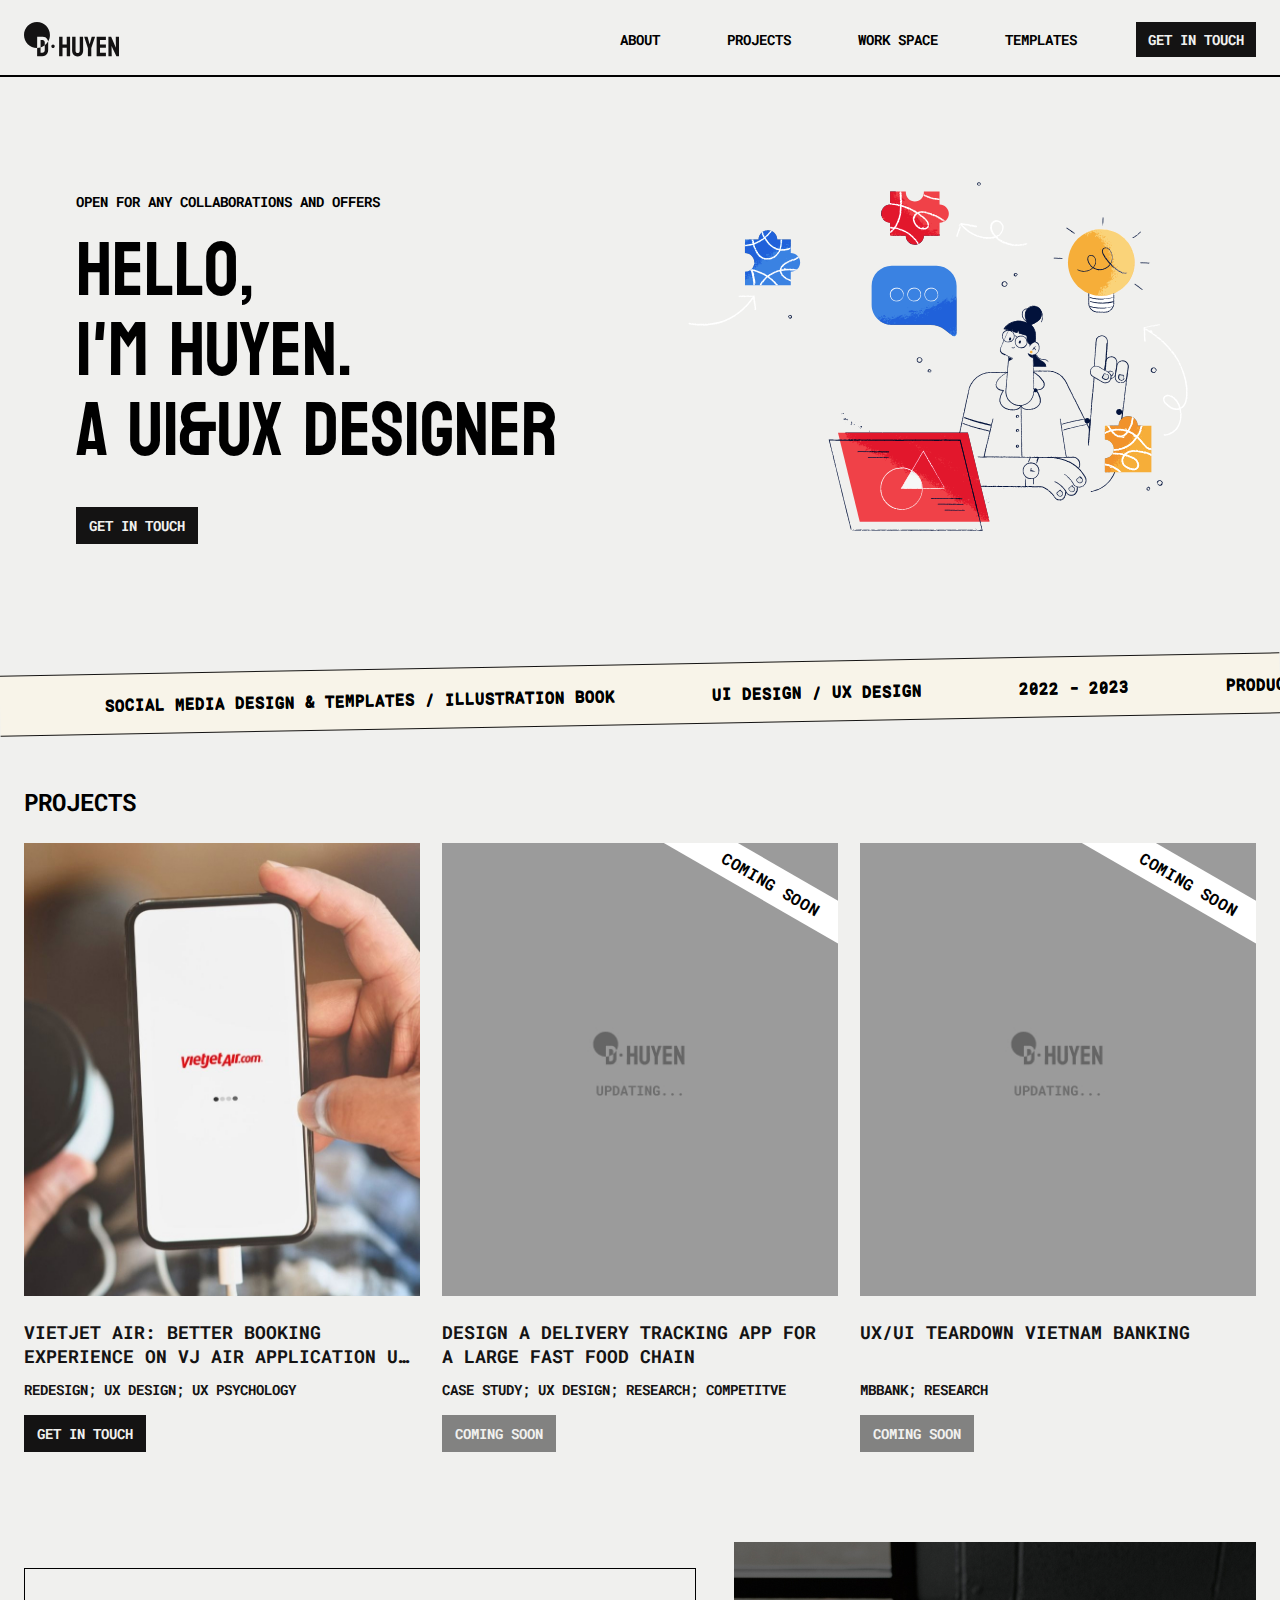
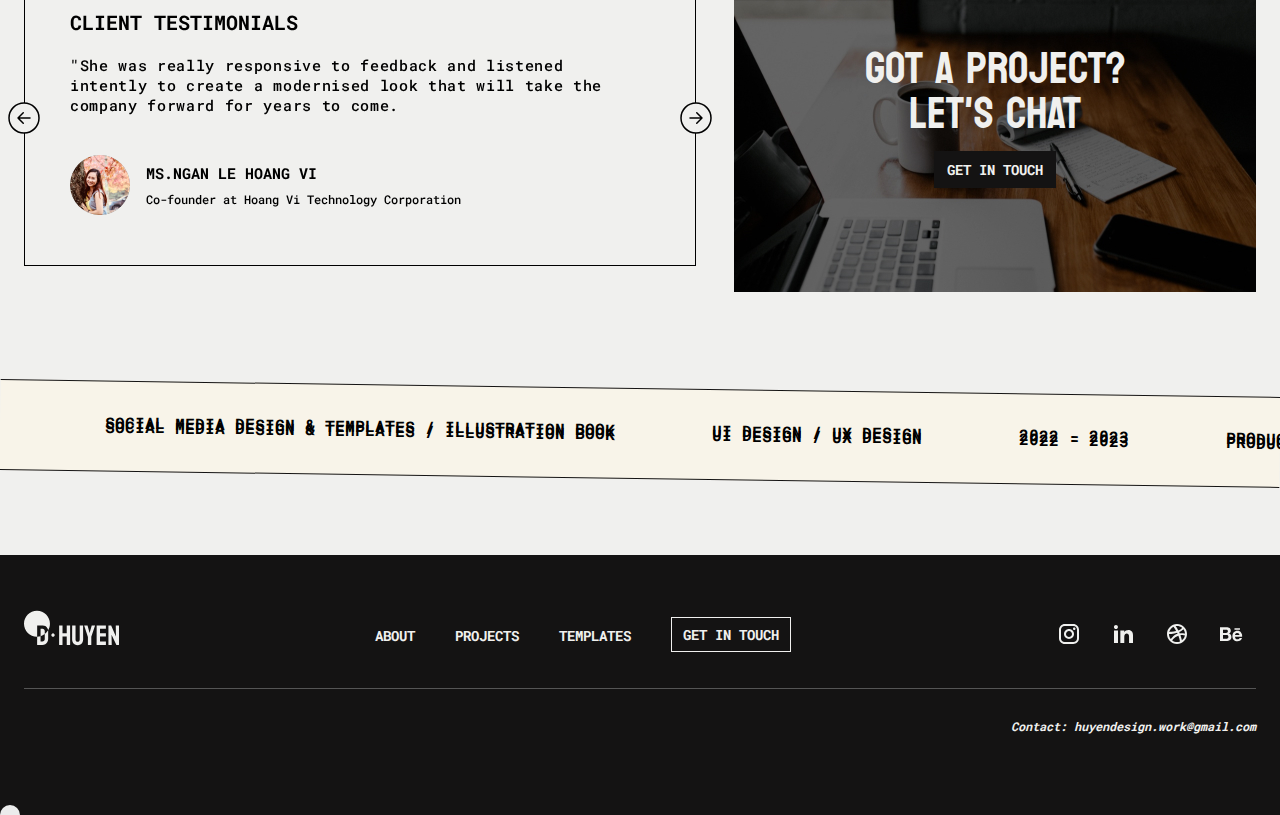
<file: index.html>
<!DOCTYPE html>
<html lang="en">
<head>
  <meta charset="UTF-8">
  <meta name="viewport" content="width=device-width, initial-scale=1.0">
  <title>D.HUYEN</title>

  <link rel="stylesheet" href="scss/dhuyen.css">
</head>
<body>
  <div class="wrap homepage">
    <!-- HEADER -->
    <header>
      <div class="inner">
        <div class="header-content">
          <h1 class="logo">
            <a href="index.html" class="m-zoom"><img src="images/logo.svg" alt="D Huyen"></a> 
          </h1>
          <nav class="nav">
            <ul class="list-menu">
              <li><a href="./html/about.html" class="item-menu m-zoom">ABOUT</a></li>
              <li><a href="./html/project.html" class="item-menu m-zoom">PROJECTS</a></li>
              <li><a href="./html/workspace.html" class="item-menu m-zoom">WORK SPACE</a></li>
              <li><a href="https://duongmei.gumroad.com/" class="item-menu m-zoom" target="_blank">TEMPLATES</a></li>
              <li><a href="#none" class="item-menu item-getin m-zoom">GET IN TOUCH</a></li>
            </ul>
            <button type="button" class="btn-mobile" aria-expanded="false"><span class="line"></span></button>
          </nav>
        </div>
      </div>
    </header>
    <!-- END HEADER -->
    <div class="nav-mobile">
      <ul class="list-menu">
        <li><a href="./html/about.html" class="item-menu">ABOUT</a></li>
        <li><a href="./html/project.html" class="item-menu">PROJECTS</a></li>
        <li><a href="./html/workspace.html" class="item-menu">WORK SPACE</a></li>
        <li><a href="https://duongmei.gumroad.com/" class="item-menu" target="_blank">TEMPLATES</a></li>
        <li><a href="#none" class="item-menu item-getin">GET IN TOUCH</a></li>
      </ul>
    </div>

    <!-- CONTAINER -->
		<main id="container" class="container">
			<!-- Spot -->
			<section class="spot">
				<div class="inner">
					<div class="spot-content">
            <span class="txt-sub">OPEN FOR ANY COLLABORATIONS AND OFFERS</span>
            <h2 class="title">HELLO, <br>I'M HUYEN.<br> A UI&UX DESIGNER</h2>
            <button type="button" class="btn-get m-zoom">GET IN TOUCH</button>
          </div>
        </div>
      </section>
      <!-- END Spot -->

      <!-- CONTENT -->
			<div class="content">
        <div class="divider">
          <a href="#none" class="divider-link rotate-left m-zoom">
            <ul class="divider-list">
              <li>SOCIAL MEDIA DESIGN & TEMPLATES / ILLUSTRATION BOOK</li>
              <li>UI DESIGN / UX DESIGN</li>
              <li>2022 - 2023</li>
              <li>PRODUCT DESIGN </li>
              <li>UI DESIGN / UX DESIGN</li>
            </ul>
            <ul class="divider-list">
              <li>SOCIAL MEDIA DESIGN & TEMPLATES / ILLUSTRATION BOOK</li>
              <li>UI DESIGN / UX DESIGN</li>
              <li>2022 - 2023</li>
              <li>PRODUCT DESIGN </li>
              <li>UI DESIGN / UX DESIGN</li>
            </ul>
            <ul class="divider-list">
              <li>SOCIAL MEDIA DESIGN & TEMPLATES / ILLUSTRATION BOOK</li>
              <li>UI DESIGN / UX DESIGN</li>
              <li>2022 - 2023</li>
              <li>PRODUCT DESIGN </li>
              <li>UI DESIGN / UX DESIGN</li>
            </ul>
          </a>
        </div>

        <!-- Project -->
        <section class="project">
          <div class="inner">
            <strong class="title">PROJECTS</strong>
            <ul class="list-card">
              <li class="card">
                <a href="html/project_detail_vietjet.html">
                  <div class="card-img card-hover">
                    <img src="images/img-project-01.jpg" alt="">
                  </div>
                  <div class="card-info">
                    <span class="card-title">VIETJET AIR: BETTER BOOKING EXPERIENCE ON VJ AIR APPLICATION UX CASE STUDY_1</span>
                    <span class="card-desc">REDESIGN; UX DESIGN; UX PSYCHOLOGY</span>
                    <button type="button" class="btn-get m-zoom">GET IN TOUCH</button>
                  </div>
                </a>
              </li>
              <li class="card coming-soon">
                <a href="#none">
                  <div class="card-img card-hover">
                    <!-- <img src="images/img-project-01.jpg" alt=""> -->
                  </div>
                  <div class="card-info">
                    <span class="card-title">DESIGN A DELIVERY TRACKING APP FOR A LARGE FAST FOOD CHAIN</span>
                    <span class="card-desc">CASE STUDY; UX DESIGN; RESEARCH; COMPETITVE</span>
                    <button type="button" class="btn-get m-zoom">COMING SOON</button>
                  </div>
                </a>
              </li>
              <li class="card coming-soon">
                <a href="html/case_study.html">
                  <div class="card-img card-hover">
                    <!-- <img src="images/img-project-01.jpg" alt=""> -->
                  </div>
                  <div class="card-info">
                    <span class="card-title">UX/UI TEARDOWN VIETNAM BANKING</span>
                    <span class="card-desc">MBBANK; RESEARCH</span>
                    <button type="button" class="btn-get m-zoom">COMING SOON</button>
                  </div>
                </a>
              </li>
            </ul>
          </div>
        </section>
        <!-- END Project -->

        <!-- Testimonials -->
        <section class="testimonials-let-chat">
          <div class="inner">
            <div class="info-content">
              <div class="testimonials-wrap">
                <!-- Swiper -->
                <div class="testimonials swiper">
                  <ul class="swiper-wrapper">
                    <li class="swiper-slide">
                      <strong class="swiper-title">CLIENT TESTIMONIALS</strong>
                      <p class="swiper-desc">"She was really responsive to feedback and listened intently to create a modernised look that will take the company forward for years to come.</p>
                      <div class="swiper-person">
                        <span class="avt">
                          <img src="images/img-avt-01.png" alt="">
                        </span>
                        <div class="info">
                          <strong class="name">MS.NGAN LE HOANG VI</strong>
                          <span class="position">Co-founder at Hoang Vi Technology Corporation</span>
                        </div>
                      </div>
                    </li>
                    <li class="swiper-slide">
                      <strong class="swiper-title">CLIENT TESTIMONIALS</strong>
                      <p class="swiper-desc">"She was really responsive to feedback and listened intently to create a modernised look that will take the company forward for years to come.</p>
                      <div class="swiper-person">
                        <span class="avt">
                          <!-- <img src="images/img-avt-01.png" alt=""> -->
                        </span>
                        <div class="info">
                          <strong class="name">MS.NGAN LE HOANG VI</strong>
                          <span class="position">Co-founder</span>
                        </div>
                      </div>
                    </li>
                    <li class="swiper-slide">
                      <strong class="swiper-title">CLIENT TESTIMONIALS</strong>
                      <p class="swiper-desc">"She was really responsive to feedback and listened intently to create a modernised look that will take the company forward for years to come.</p>
                      <div class="swiper-person">
                        <span class="avt">
                          <!-- <img src="images/img-avt-01.png" alt=""> -->
                        </span>
                        <div class="info">
                          <strong class="name">MS.NGAN LE HOANG VI</strong>
                          <span class="position">Co-founder</span>
                        </div>
                      </div>
                    </li>
                  </ul>
                  <div class="swiper-navigation">
                    <div class="swiper-button-next m-zoom"></div>
                    <div class="swiper-button-prev m-zoom"></div>
                  </div>
                </div>
              </div>
              <div class="let-chat">
                <div class="img-box">
                  <img src="images/img-let-chat.jpg" alt="">
                </div>
                <div class="text-box">
                  <strong class="txt-title">GOT A PROJECT? <br>LET'S CHAT</strong>
                  <button type="button" class="btn-get">GET IN TOUCH</button>
                </div>
              </div>
            </div>
          </div>
        </section>
        <!-- END Testimonials -->

        <div class="divider">
          <a href="#none" class="divider-link rotate-right m-zoom">
            <ul class="divider-list">
              <li>SOCIAL MEDIA DESIGN & TEMPLATES / ILLUSTRATION BOOK</li>
              <li>UI DESIGN / UX DESIGN</li>
              <li>2022 - 2023</li>
              <li>PRODUCT DESIGN </li>
              <li>UI DESIGN / UX DESIGN</li>
            </ul>
            <ul class="divider-list">
              <li>SOCIAL MEDIA DESIGN & TEMPLATES / ILLUSTRATION BOOK</li>
              <li>UI DESIGN / UX DESIGN</li>
              <li>2022 - 2023</li>
              <li>PRODUCT DESIGN </li>
              <li>UI DESIGN / UX DESIGN</li>
            </ul>
            <ul class="divider-list">
              <li>SOCIAL MEDIA DESIGN & TEMPLATES / ILLUSTRATION BOOK</li>
              <li>UI DESIGN / UX DESIGN</li>
              <li>2022 - 2023</li>
              <li>PRODUCT DESIGN </li>
              <li>UI DESIGN / UX DESIGN</li>
            </ul>
          </a>
        </div>
      </div>
      <!-- END CONTENT -->
    </main>

    <!-- FOOTER -->
		<footer>
      <div class="inner">
        <div class="footer-content">
          <div class="footer-info">
            <h2 class="footer-logo">
              <a href="index.html" class="m-zoom"><img src="images/logo-w.svg" alt="D Huyen"></a> 
            </h2>
            <ul class="list-menu">
              <li><a href="./html/about.html" class="item-menu m-zoom">ABOUT</a></li>
              <li><a href="./html/project.html" class="item-menu m-zoom">PROJECTS</a></li>
              <li><a href="https://duongmei.gumroad.com/" class="item-menu m-zoom" target="_blank">TEMPLATES</a></li>
              <li><a href="#none" class="item-menu item-getin m-zoom">GET IN TOUCH</a></li>
            </ul>
            <ul class="list-sns">
              <li><a href="#none" class="item-sns m-zoom" target="_blank"><img src="images/ic-instagram.svg" alt="Instagram"></a></li>
              <li><a href="#none" class="item-sns m-zoom" target="_blank"><img src="images/ic-linkedin.svg" alt="Linkedin"></a></li>
              <li><a href="https://dribbble.com/Meiduong?fbclid=IwAR38BqHN7KGrNiB3oovnbhLD7qhssgEabZzkz8yVr6XvYr7zhr050uQK8V0" class="item-sns m-zoom" target="_blank"><img src="images/ic-dribbble.svg" alt="Dribbble"></a></li>
              <li><a href="https://www.behance.net/Duonghuyen9527/projects?fbclid=IwAR3WdIUmLx_9AztBoUEQy_gWXx3KfabOHMXeIuO9lfRMda72RJ4HSJR5lhI" class="item-sns m-zoom" target="_blank"><img src="images/ic-behance.svg" alt="Behance"></a></li>
            </ul>
          </div>
          <span class="txt-contact m-zoom">Contact: <a href="huyendesign.work@gmail.com">huyendesign.work@gmail.com</a></span>
        </div>
      </div>
		</footer>
		<!-- END FOOTER -->

    <!-- Cursor -->
    <div class="cursor-custom"></div>
  </div>

  <script src="js/libs/jquery-3.6.0.min.js"></script>
  <script src="js/libs/jquery.easing.min.js"></script>
  <script src="js/libs/swiper-bundle.min.js"></script>
  <script src="js/common.js"></script>

</body>
</html>
</file>
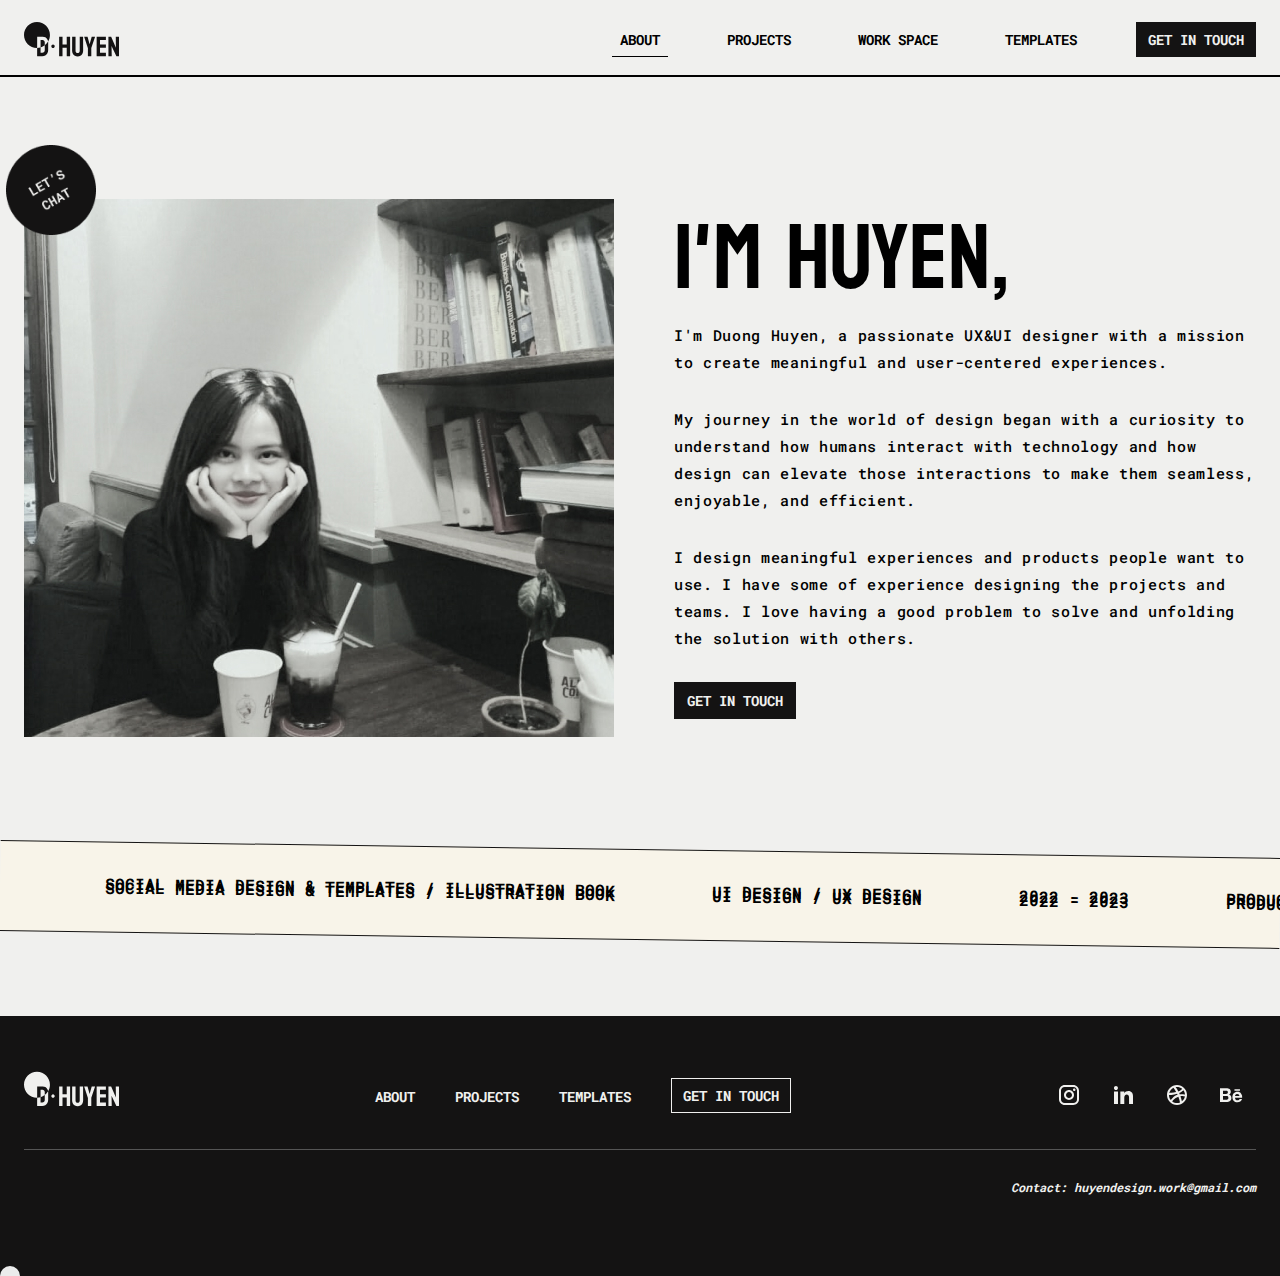
<file: html/about.html>
<!DOCTYPE html>
<html lang="en">
<head>
  <meta charset="UTF-8">
  <meta name="viewport" content="width=device-width, initial-scale=1.0">
  <title>D.HUYEN</title>

  <link rel="stylesheet" href="../scss/dhuyen.css">
</head>
<body>
  <div class="wrap">
    <!-- HEADER -->
    <header>
      <div class="inner">
        <div class="header-content">
          <h1 class="logo">
            <a href="../index.html" class="m-zoom"><img src="../images/logo.svg" alt="D Huyen"></a> 
          </h1>
          <nav class="nav">
            <ul class="list-menu">
              <li><a href="about.html" class="item-menu is-active m-zoom">ABOUT</a></li>
              <li><a href="project.html" class="item-menu m-zoom">PROJECTS</a></li>
              <li><a href="workspace.html" class="item-menu m-zoom">WORK SPACE</a></li>
              <li><a href="https://duongmei.gumroad.com/" target="_blank" class="item-menu m-zoom">TEMPLATES</a></li>
              <li><a href="#none" class="item-menu item-getin m-zoom">GET IN TOUCH</a></li>
            </ul>
            <button type="button" class="btn-mobile" aria-expanded="false"><span class="line"></span></button>
          </nav>
        </div>
      </div>
    </header>
    <!-- END HEADER -->
    <div class="nav-mobile">
      <ul class="list-menu">
        <li><a href="about.html" class="item-menu is-active">ABOUT</a></li>
        <li><a href="project.html" class="item-menu">PROJECTS</a></li>
        <li><a href="workspace.html" class="item-menu">WORK SPACE</a></li>
        <li><a href="https://duongmei.gumroad.com/" target="_blank" class="item-menu">TEMPLATES</a></li>
        <li><a href="#none" class="item-menu item-getin">GET IN TOUCH</a></li>
      </ul>
    </div>

    <!-- CONTAINER -->
		<main id="container" class="container">
      <!-- CONTENT -->
			<div class="content">
        <!-- About -->
        <section class="about">
          <div class="inner">
            <div class="info-content">
              <div class="img-box">
                <a href="#none" class="chat-link"></a>
                <span class="thumb">
                  <img src="../images/img-about.jpg" alt="">
                </span>
              </div>
              <div class="info-box">
                <strong class="txt-title">I'M HUYEN,</strong>
                <p class="txt-detail">I'm Duong Huyen, a passionate UX&UI designer with a mission to create meaningful and user-centered experiences.</p>
                <p class="txt-detail">My journey in the world of design began with a curiosity to understand how humans interact with technology and how design can elevate those interactions to make them seamless, enjoyable, and efficient.</p>
                <p class="txt-detail">I design meaningful experiences and products people want to use. I have some of experience designing the projects and teams. I love having a good problem to solve and unfolding the solution with others.</p>
                <button type="button" class="btn-get m-zoom">GET IN TOUCH</button>
              </div>
            </div>
          </div>
        </section>
        <!-- END About -->

        <div class="divider">
          <a href="#none" class="divider-link rotate-right m-zoom">
            <ul class="divider-list">
              <li>SOCIAL MEDIA DESIGN & TEMPLATES / ILLUSTRATION BOOK</li>
              <li>UI DESIGN / UX DESIGN</li>
              <li>2022 - 2023</li>
              <li>PRODUCT DESIGN </li>
              <li>UI DESIGN / UX DESIGN</li>
            </ul>
            <ul class="divider-list">
              <li>SOCIAL MEDIA DESIGN & TEMPLATES / ILLUSTRATION BOOK</li>
              <li>UI DESIGN / UX DESIGN</li>
              <li>2022 - 2023</li>
              <li>PRODUCT DESIGN </li>
              <li>UI DESIGN / UX DESIGN</li>
            </ul>
            <ul class="divider-list">
              <li>SOCIAL MEDIA DESIGN & TEMPLATES / ILLUSTRATION BOOK</li>
              <li>UI DESIGN / UX DESIGN</li>
              <li>2022 - 2023</li>
              <li>PRODUCT DESIGN </li>
              <li>UI DESIGN / UX DESIGN</li>
            </ul>
          </a>
        </div>
      </div>
      <!-- END CONTENT -->
    </main>

    <!-- FOOTER -->
		<footer>
      <div class="inner">
        <div class="footer-content">
          <div class="footer-info">
            <h2 class="footer-logo">
              <a href="../index.html" class="m-zoom"><img src="../images/logo-w.svg" alt="D Huyen"></a> 
            </h2>
            <ul class="list-menu">
              <li><a href="about.html" class="item-menu m-zoom">ABOUT</a></li>
              <li><a href="project.html" class="item-menu m-zoom">PROJECTS</a></li>
              <li><a href="https://duongmei.gumroad.com/" target="_blank" class="item-menu m-zoom">TEMPLATES</a></li>
              <li><a href="#none" class="item-menu item-getin m-zoom">GET IN TOUCH</a></li>
            </ul>
            <ul class="list-sns">
              <li><a href="#none" class="item-sns m-zoom" target="_blank"><img src="../images/ic-instagram.svg" alt="Instagram"></a></li>
              <li><a href="#none" class="item-sns m-zoom" target="_blank"><img src="../images/ic-linkedin.svg" alt="Linkedin"></a></li>
              <li><a href="https://dribbble.com/Meiduong?fbclid=IwAR38BqHN7KGrNiB3oovnbhLD7qhssgEabZzkz8yVr6XvYr7zhr050uQK8V0" class="item-sns m-zoom" target="_blank"><img src="../images/ic-dribbble.svg" alt="Dribbble"></a></li>
              <li><a href="https://www.behance.net/Duonghuyen9527/projects?fbclid=IwAR3WdIUmLx_9AztBoUEQy_gWXx3KfabOHMXeIuO9lfRMda72RJ4HSJR5lhI" class="item-sns m-zoom" target="_blank"><img src="../images/ic-behance.svg" alt="Behance"></a></li>
            </ul>
          </div>
          <span class="txt-contact m-zoom">Contact: <a href="huyendesign.work@gmail.com">huyendesign.work@gmail.com</a></span>
        </div>
      </div>
		</footer>
		<!-- END FOOTER -->

    <!-- Cursor -->
    <div class="cursor-custom"></div>
  </div>

  <script src="../js/libs/jquery-3.6.0.min.js"></script>
  <script src="../js/libs/jquery.easing.min.js"></script>
  <script src="../js/libs/swiper-bundle.min.js"></script>
  <script src="../js/common.js"></script>
  
</body>
</html>
</file>
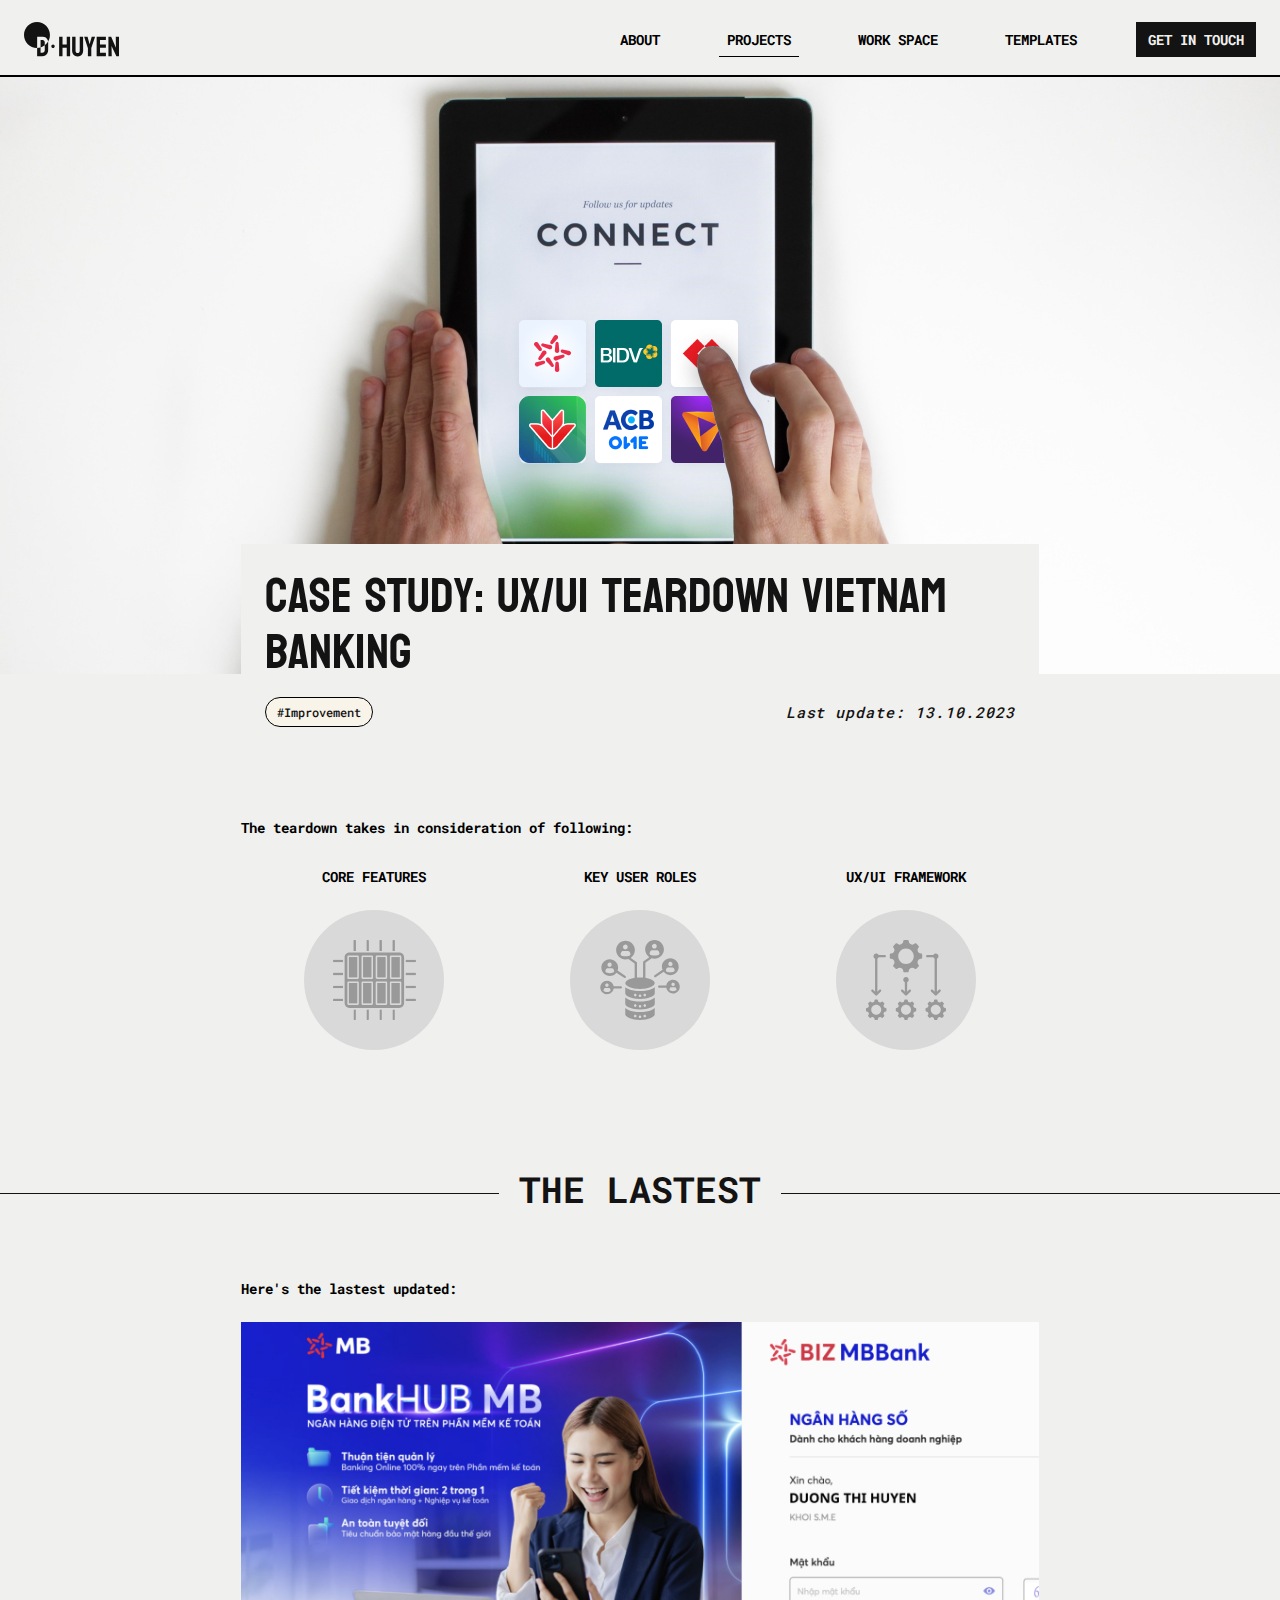
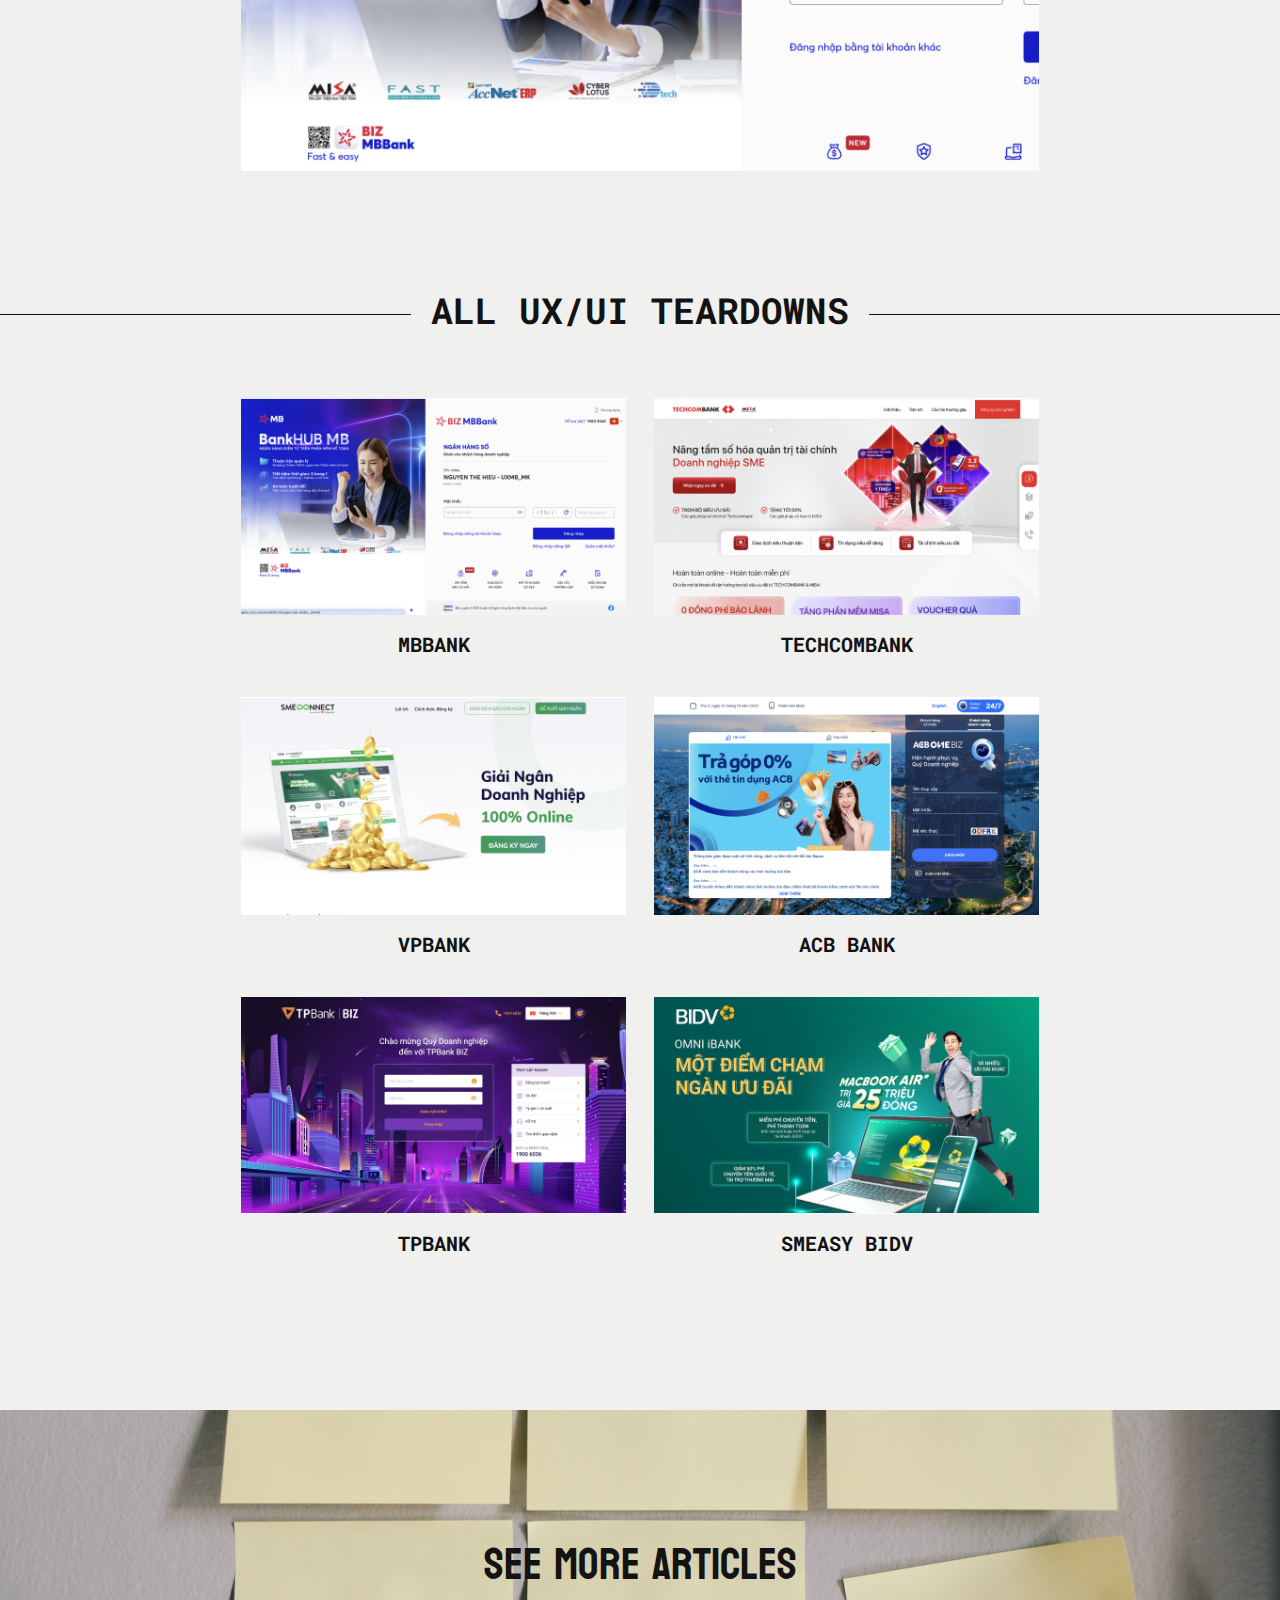
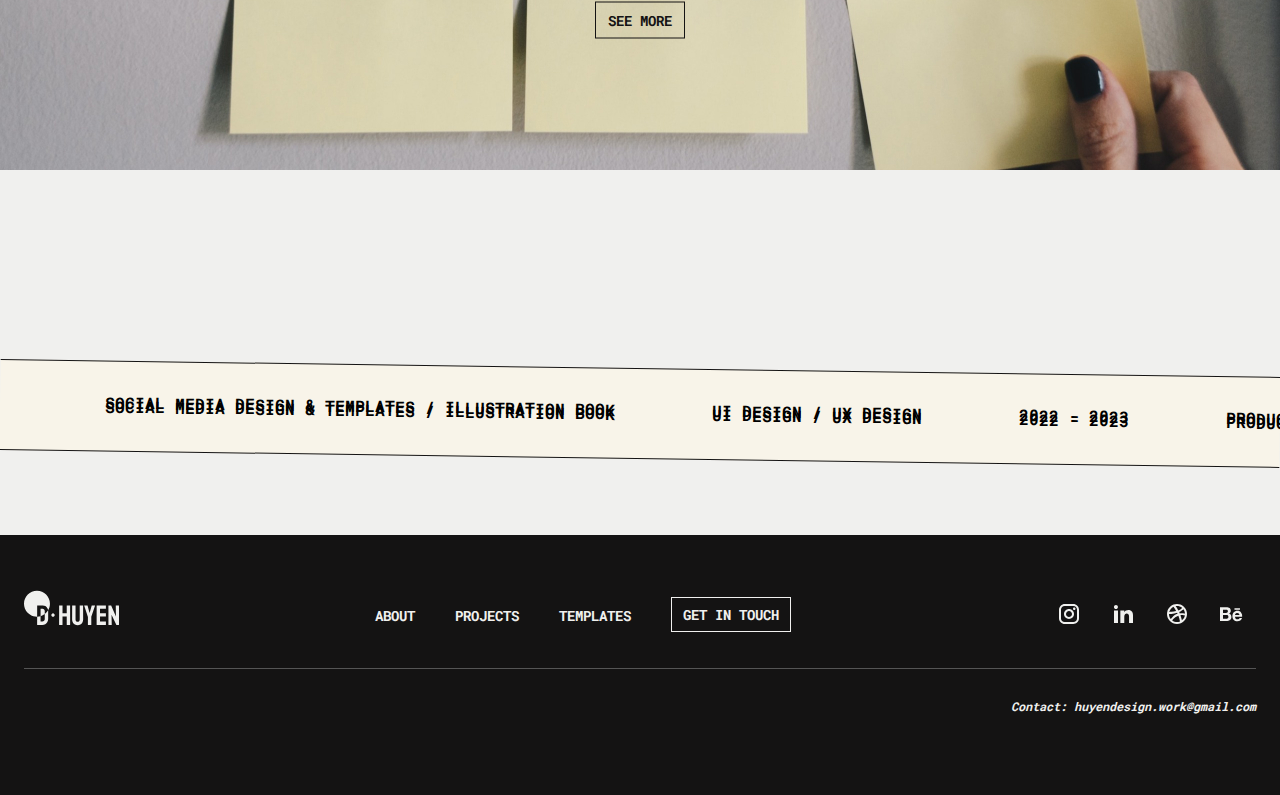
<file: html/case_study.html>
<!DOCTYPE html>
<html lang="en">
<head>
  <meta charset="UTF-8">
  <meta name="viewport" content="width=device-width, initial-scale=1.0">
  <title>D.HUYEN</title>

  <link rel="stylesheet" href="../scss/dhuyen.css">
</head>
<body>
  <div class="wrap project-detail case-study">
    <!-- HEADER -->
    <header>
      <div class="inner">
        <div class="header-content">
          <h1 class="logo">
            <a href="../index.html" class="m-zoom"><img src="../images/logo.svg" alt="D Huyen"></a> 
          </h1>
          <nav class="nav">
            <ul class="list-menu">
              <li><a href="about.html" class="item-menu m-zoom">ABOUT</a></li>
              <li><a href="project.html" class="item-menu is-active m-zoom">PROJECTS</a></li>
              <li><a href="workspace.html" class="item-menu m-zoom">WORK SPACE</a></li>
              <li><a href="https://duongmei.gumroad.com/" target="_blank" class="item-menu m-zoom">TEMPLATES</a></li>
              <li><a href="#none" class="item-menu item-getin m-zoom">GET IN TOUCH</a></li>
            </ul>
            <button type="button" class="btn-mobile" aria-expanded="false"><span class="line"></span></button>
          </nav>
        </div>
      </div>
    </header>
    <!-- END HEADER -->
    <div class="nav-mobile">
      <ul class="list-menu">
        <li><a href="about.html" class="item-menu">ABOUT</a></li>
        <li><a href="project.html" class="item-menu is-active">PROJECTS</a></li>
        <li><a href="workspace.html" class="item-menu">WORK SPACE</a></li>
        <li><a href="https://duongmei.gumroad.com/" target="_blank" class="item-menu">TEMPLATES</a></li>
        <li><a href="#none" class="item-menu item-getin">GET IN TOUCH</a></li>
      </ul>
    </div>

    <!-- CONTAINER -->
		<main id="container" class="container">
      <!-- Spot -->
			<section class="spot">
      </section>
      <!-- END Spot -->

      <!-- CONTENT -->
			<div class="content">
        <div class="inner">
          <div class="post-title">
            <h2 class="title">Case Study: UX/UI teardown Vietnam Banking</h2>
            <div class="info">
              <span class="label">#Improvement</span>
              <span class="time"><em>Last update:</em> 13.10.2023</span>
            </div>
          </div>
        </div>

        <div class="case-study-content">
          <div class="inner">
            <strong class="text-title">The teardown takes in consideration of following: </strong>
            <ul class="teaedown-list">
              <li class="teaedown-item">
                <strong class="teaedown-title">CORE FEATURES</strong>
                <div class="teaedown-image"><img src="../images/ic-core.svg" alt=""></div>
              </li>
              <li class="teaedown-item">
                <strong class="teaedown-title">KEY USER ROLES</strong>
                <div class="teaedown-image"><img src="../images/ic-key.svg" alt=""></div>
              </li>
              <li class="teaedown-item">
                <strong class="teaedown-title">UX/UI FRAMEWORK </strong>
                <div class="teaedown-image"><img src="../images/ic-uxui.svg" alt=""></div>
              </li>
            </ul>
          </div>
        </div>

        <!-- The lastest -->
        <span class="text-panel">The lastest</span>
        <div class="case-study-content">
          <div class="inner">
            <strong class="text-title">Here's the lastest updated:</strong>
            <div class="image-box"><img src="../images/img-case-study-01.jpg" alt=""></div>
          </div>
        </div>

        <!-- ALL UX/UI TEARDOWNS -->
        <span class="text-panel">ALL UX/UI TEARDOWNS</span>
        <div class="case-study-content">
          <div class="inner">
            <ul class="case-list">
              <li class="case-item">
                <a href="#none" class="case-link">
                  <div class="image-box"><img src="../images/img-case-study-02.jpg" alt=""></div>
                  <strong class="text-desc">MBBANK</strong>
                </a>
              </li>
              <li class="case-item">
                <a href="#none" class="case-link">
                  <div class="image-box"><img src="../images/img-case-study-03.jpg" alt=""></div>
                  <strong class="text-desc">TECHCOMBANK</strong>
                </a>
              </li>
              <li class="case-item">
                <a href="#none" class="case-link">
                  <div class="image-box"><img src="../images/img-case-study-04.jpg" alt=""></div>
                  <strong class="text-desc">VPBANK</strong>
                </a>
              </li>
              <li class="case-item">
                <a href="#none" class="case-link">
                  <div class="image-box"><img src="../images/img-case-study-05.jpg" alt=""></div>
                  <strong class="text-desc">ACB BANK</strong>
                </a>
              </li>
              <li class="case-item">
                <a href="#none" class="case-link">
                  <div class="image-box"><img src="../images/img-case-study-07.jpg" alt=""></div>
                  <strong class="text-desc">TPBANK</strong>
                </a>
              </li>
              <li class="case-item">
                <a href="#none" class="case-link">
                  <div class="image-box"><img src="../images/img-case-study-08.jpg" alt=""></div>
                  <strong class="text-desc">SMEASY BIDV</strong>
                </a>
              </li>
            </ul>
          </div>
        </div>

        <!-- Let's chat -->
        <section class="sec-let-chat">
          <div class="let-chat">
            <div class="img-box">
              <img src="../images/img-receive-02.jpg" alt="">
            </div>
            <div class="text-box">
              <strong class="txt-title">See more articles</strong>
              <button type="button" class="btn-get btn-outline m-zoom">SEE MORE</button>
            </div>
          </div>
        </section>
        <!-- END Let's chat -->

        <div class="divider">
          <a href="#none" class="divider-link rotate-right m-zoom">
            <ul class="divider-list">
              <li>SOCIAL MEDIA DESIGN & TEMPLATES / ILLUSTRATION BOOK</li>
              <li>UI DESIGN / UX DESIGN</li>
              <li>2022 - 2023</li>
              <li>PRODUCT DESIGN </li>
              <li>UI DESIGN / UX DESIGN</li>
            </ul>
            <ul class="divider-list">
              <li>SOCIAL MEDIA DESIGN & TEMPLATES / ILLUSTRATION BOOK</li>
              <li>UI DESIGN / UX DESIGN</li>
              <li>2022 - 2023</li>
              <li>PRODUCT DESIGN </li>
              <li>UI DESIGN / UX DESIGN</li>
            </ul>
            <ul class="divider-list">
              <li>SOCIAL MEDIA DESIGN & TEMPLATES / ILLUSTRATION BOOK</li>
              <li>UI DESIGN / UX DESIGN</li>
              <li>2022 - 2023</li>
              <li>PRODUCT DESIGN </li>
              <li>UI DESIGN / UX DESIGN</li>
            </ul>
          </a>
        </div>
      </div>
      <!-- END CONTENT -->
    </main>

    <!-- FOOTER -->
		<footer>
      <div class="inner">
        <div class="footer-content">
          <div class="footer-info">
            <h2 class="footer-logo">
              <a href="../index.html" class="m-zoom"><img src="../images/logo-w.svg" alt="D Huyen"></a> 
            </h2>
            <ul class="list-menu">
              <li><a href="about.html" class="item-menu m-zoom">ABOUT</a></li>
              <li><a href="project.html" class="item-menu m-zoom">PROJECTS</a></li>
              <li><a href="https://duongmei.gumroad.com/" target="_blank" class="item-menu m-zoom">TEMPLATES</a></li>
              <li><a href="#none" class="item-menu item-getin m-zoom">GET IN TOUCH</a></li>
            </ul>
            <ul class="list-sns">
              <li><a href="#none" class="item-sns m-zoom" target="_blank"><img src="../images/ic-instagram.svg" alt="Instagram"></a></li>
              <li><a href="#none" class="item-sns m-zoom" target="_blank"><img src="../images/ic-linkedin.svg" alt="Linkedin"></a></li>
              <li><a href="https://dribbble.com/Meiduong?fbclid=IwAR38BqHN7KGrNiB3oovnbhLD7qhssgEabZzkz8yVr6XvYr7zhr050uQK8V0" class="item-sns m-zoom" target="_blank"><img src="../images/ic-dribbble.svg" alt="Dribbble"></a></li>
              <li><a href="https://www.behance.net/Duonghuyen9527/projects?fbclid=IwAR3WdIUmLx_9AztBoUEQy_gWXx3KfabOHMXeIuO9lfRMda72RJ4HSJR5lhI" class="item-sns m-zoom" target="_blank"><img src="../images/ic-behance.svg" alt="Behance"></a></li>
            </ul>
          </div>
          <span class="txt-contact m-zoom">Contact: <a href="huyendesign.work@gmail.com">huyendesign.work@gmail.com</a></span>
        </div>
      </div>
		</footer>
		<!-- END FOOTER -->

    <!-- Cursor -->
    <!-- <div class="cursor-custom"></div> -->
  </div>

  <script src="../js/libs/jquery-3.6.0.min.js"></script>
  <script src="../js/libs/jquery.easing.min.js"></script>
  <script src="../js/libs/swiper-bundle.min.js"></script>
  <script src="../js/common.js"></script>

</body>
</html>
</file>
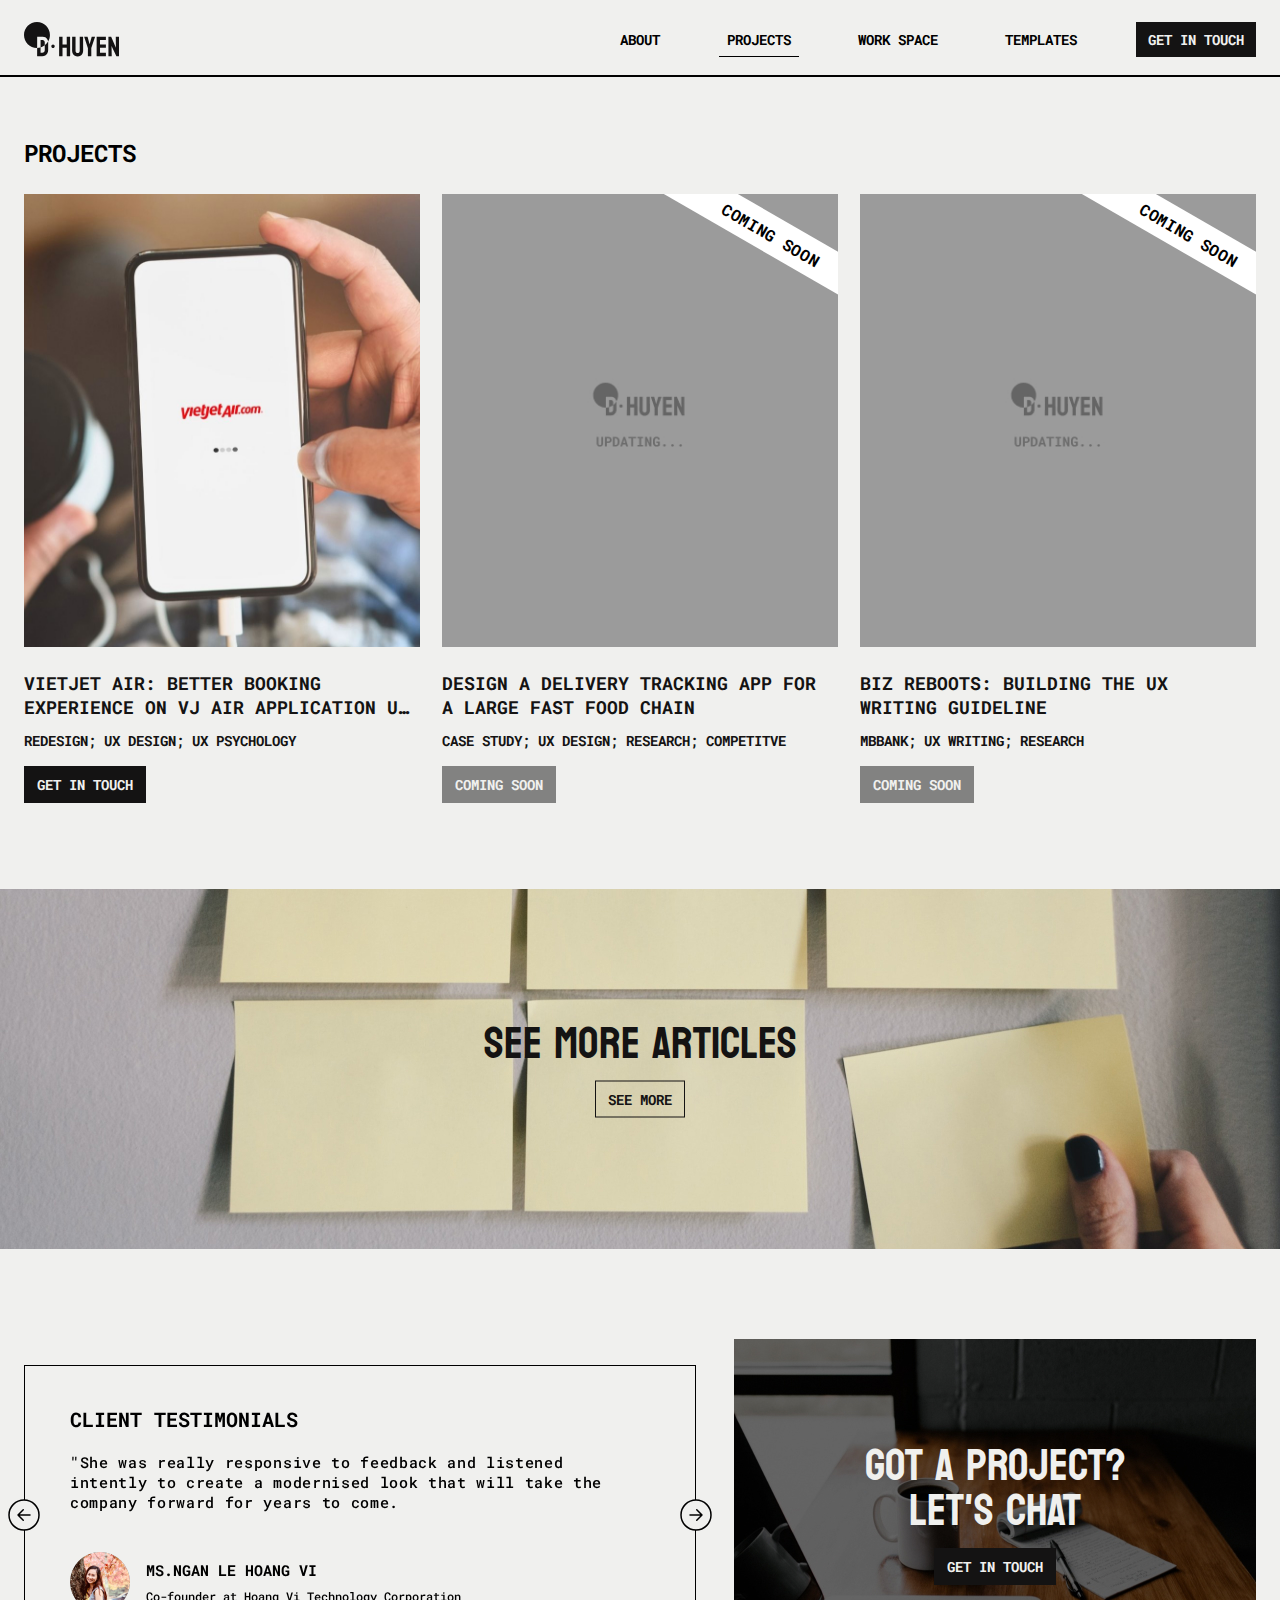
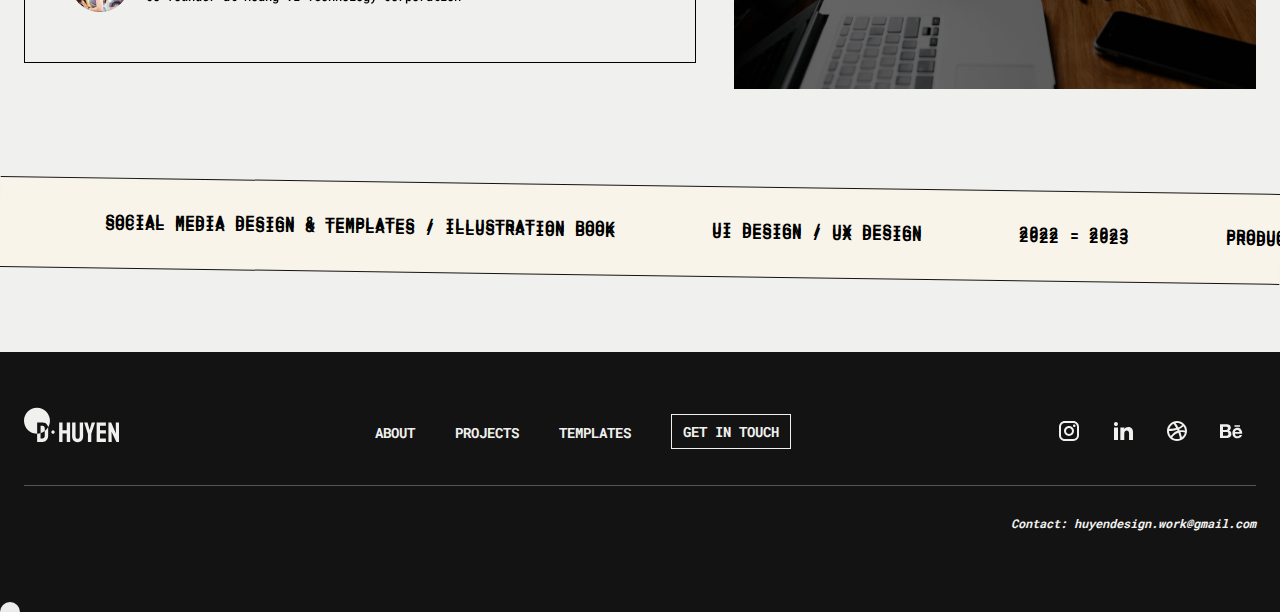
<file: html/project.html>
<!DOCTYPE html>
<html lang="en">
<head>
  <meta charset="UTF-8">
  <meta name="viewport" content="width=device-width, initial-scale=1.0">
  <title>D.HUYEN</title>

  <link rel="stylesheet" href="../scss/dhuyen.css">
</head>
<body>
  <div class="wrap project-page">
    <!-- HEADER -->
    <header>
      <div class="inner">
        <div class="header-content">
          <h1 class="logo">
            <a href="../index.html" class="m-zoom"><img src="../images/logo.svg" alt="D Huyen"></a> 
          </h1>
          <nav class="nav">
            <ul class="list-menu">
              <li><a href="about.html" class="item-menu m-zoom">ABOUT</a></li>
              <li><a href="project.html" class="item-menu is-active m-zoom">PROJECTS</a></li>
              <li><a href="workspace.html" class="item-menu m-zoom">WORK SPACE</a></li>
              <li><a href="https://duongmei.gumroad.com/" target="_blank" class="item-menu m-zoom">TEMPLATES</a></li>
              <li><a href="#none" class="item-menu item-getin m-zoom">GET IN TOUCH</a></li>
            </ul>
            <button type="button" class="btn-mobile" aria-expanded="false"><span class="line"></span></button>
          </nav>
        </div>
      </div>
    </header>
    <!-- END HEADER -->
    <div class="nav-mobile">
      <ul class="list-menu">
        <li><a href="about.html" class="item-menu">ABOUT</a></li>
        <li><a href="project.html" class="item-menu is-active">PROJECTS</a></li>
        <li><a href="workspace.html" class="item-menu">WORK SPACE</a></li>
        <li><a href="https://duongmei.gumroad.com/" target="_blank" class="item-menu">TEMPLATES</a></li>
        <li><a href="#none" class="item-menu item-getin">GET IN TOUCH</a></li>
      </ul>
    </div>

    <!-- CONTAINER -->
		<main id="container" class="container">
      <!-- CONTENT -->
			<div class="content">
        <!-- Project -->
        <section class="project">
          <div class="inner">
            <strong class="title">PROJECTS</strong>
            <ul class="list-card">
              <li class="card">
                <a href="project_detail_vietjet.html">
                  <div class="card-img card-hover">
                    <img src="../images/img-project-01.jpg" alt="">
                  </div>
                  <div class="card-info">
                    <span class="card-title">VIETJET AIR: BETTER BOOKING EXPERIENCE ON VJ AIR APPLICATION UX CASE STUDY_1</span>
                    <span class="card-desc">REDESIGN; UX DESIGN; UX PSYCHOLOGY</span>
                    <button type="button" class="btn-get m-zoom">GET IN TOUCH</button>
                  </div>
                </a>
              </li>
              <li class="card coming-soon">
                <a href="#none">
                  <div class="card-img card-hover">
                    <!-- <img src="" alt=""> -->
                  </div>
                  <div class="card-info">
                    <span class="card-title">DESIGN A DELIVERY TRACKING APP FOR A LARGE FAST FOOD CHAIN</span>
                    <span class="card-desc">CASE STUDY; UX DESIGN; RESEARCH; COMPETITVE</span>
                    <button type="button" class="btn-get m-zoom">COMING SOON</button>
                  </div>
                </a>
              </li>
              <li class="card coming-soon">
                <a href="#none">
                  <div class="card-img card-hover">
                    <!-- <img src="" alt=""> -->
                  </div>
                  <div class="card-info">
                    <span class="card-title">BIZ REBOOTS: BUILDING THE UX WRITING GUIDELINE</span>
                    <span class="card-desc">MBBANK; UX WRITING; RESEARCH</span>
                    <button type="button" class="btn-get m-zoom">COMING SOON</button>
                  </div>
                </a>
              </li>
            </ul>
          </div>
        </section>
        <!-- END Project -->

        <!-- Let's chat -->
        <section class="sec-let-chat">
          <div class="let-chat">
            <div class="img-box">
              <img src="../images/img-receive-02.jpg" alt="">
            </div>
            <div class="text-box">
              <strong class="txt-title">See more articles</strong>
              <button type="button" class="btn-get btn-outline m-zoom">SEE MORE</button>
            </div>
          </div>
        </section>
        <!-- END Let's chat -->

        <!-- Testimonials -->
        <section class="testimonials-let-chat">
          <div class="inner">
            <div class="info-content">
              <div class="testimonials-wrap">
                <!-- Swiper -->
                <div class="testimonials swiper">
                  <ul class="swiper-wrapper">
                    <li class="swiper-slide">
                      <strong class="swiper-title">CLIENT TESTIMONIALS</strong>
                      <p class="swiper-desc">"She was really responsive to feedback and listened intently to create a modernised look that will take the company forward for years to come.</p>
                      <div class="swiper-person">
                        <span class="avt">
                          <img src="../images/img-avt-01.png" alt="">
                        </span>
                        <div class="info">
                          <strong class="name">MS.NGAN LE HOANG VI</strong>
                          <span class="position">Co-founder at Hoang Vi Technology Corporation</span>
                        </div>
                      </div>
                    </li>
                    <li class="swiper-slide">
                      <strong class="swiper-title">CLIENT TESTIMONIALS</strong>
                      <p class="swiper-desc">"She was really responsive to feedback and listened intently to create a modernised look that will take the company forward for years to come.</p>
                      <div class="swiper-person">
                        <span class="avt">
                          <!-- <img src="../images/img-avt-01.png" alt=""> -->
                        </span>
                        <div class="info">
                          <strong class="name">MS.NGAN LE HOANG VI</strong>
                          <span class="position">Co-founder</span>
                        </div>
                      </div>
                    </li>
                    <li class="swiper-slide">
                      <strong class="swiper-title">CLIENT TESTIMONIALS</strong>
                      <p class="swiper-desc">"She was really responsive to feedback and listened intently to create a modernised look that will take the company forward for years to come.</p>
                      <div class="swiper-person">
                        <span class="avt">
                          <!-- <img src="../images/img-avt-01.png" alt=""> -->
                        </span>
                        <div class="info">
                          <strong class="name">MS.NGAN LE HOANG VI</strong>
                          <span class="position">Co-founder</span>
                        </div>
                      </div>
                    </li>
                  </ul>
                  <div class="swiper-navigation">
                    <div class="swiper-button-next m-zoom"></div>
                    <div class="swiper-button-prev m-zoom"></div>
                  </div>
                </div>
              </div>
              <div class="let-chat">
                <div class="img-box">
                  <img src="../images/img-let-chat.jpg" alt="">
                </div>
                <div class="text-box">
                  <strong class="txt-title">GOT A PROJECT? <br>LET'S CHAT</strong>
                  <button type="button" class="btn-get m-zoom">GET IN TOUCH</button>
                </div>
              </div>
            </div>
          </div>
        </section>
        <!-- END Testimonials -->

        <div class="divider">
          <a href="#none" class="divider-link rotate-right m-zoom">
            <ul class="divider-list">
              <li>SOCIAL MEDIA DESIGN & TEMPLATES / ILLUSTRATION BOOK</li>
              <li>UI DESIGN / UX DESIGN</li>
              <li>2022 - 2023</li>
              <li>PRODUCT DESIGN </li>
              <li>UI DESIGN / UX DESIGN</li>
            </ul>
            <ul class="divider-list">
              <li>SOCIAL MEDIA DESIGN & TEMPLATES / ILLUSTRATION BOOK</li>
              <li>UI DESIGN / UX DESIGN</li>
              <li>2022 - 2023</li>
              <li>PRODUCT DESIGN </li>
              <li>UI DESIGN / UX DESIGN</li>
            </ul>
            <ul class="divider-list">
              <li>SOCIAL MEDIA DESIGN & TEMPLATES / ILLUSTRATION BOOK</li>
              <li>UI DESIGN / UX DESIGN</li>
              <li>2022 - 2023</li>
              <li>PRODUCT DESIGN </li>
              <li>UI DESIGN / UX DESIGN</li>
            </ul>
          </a>
        </div>
      </div>
      <!-- END CONTENT -->
    </main>

    <!-- FOOTER -->
		<footer>
      <div class="inner">
        <div class="footer-content">
          <div class="footer-info">
            <h2 class="footer-logo">
              <a href="../index.html" class="m-zoom"><img src="../images/logo-w.svg" alt="D Huyen"></a> 
            </h2>
            <ul class="list-menu">
              <li><a href="about.html" class="item-menu m-zoom">ABOUT</a></li>
              <li><a href="project.html" class="item-menu m-zoom">PROJECTS</a></li>
              <li><a href="https://duongmei.gumroad.com/" target="_blank" class="item-menu m-zoom">TEMPLATES</a></li>
              <li><a href="#none" class="item-menu item-getin m-zoom">GET IN TOUCH</a></li>
            </ul>
            <ul class="list-sns">
              <li><a href="#none" class="item-sns m-zoom" target="_blank"><img src="../images/ic-instagram.svg" alt="Instagram"></a></li>
              <li><a href="#none" class="item-sns m-zoom" target="_blank"><img src="../images/ic-linkedin.svg" alt="Linkedin"></a></li>
              <li><a href="https://dribbble.com/Meiduong?fbclid=IwAR38BqHN7KGrNiB3oovnbhLD7qhssgEabZzkz8yVr6XvYr7zhr050uQK8V0" class="item-sns m-zoom" target="_blank"><img src="../images/ic-dribbble.svg" alt="Dribbble"></a></li>
              <li><a href="https://www.behance.net/Duonghuyen9527/projects?fbclid=IwAR3WdIUmLx_9AztBoUEQy_gWXx3KfabOHMXeIuO9lfRMda72RJ4HSJR5lhI" class="item-sns m-zoom" target="_blank"><img src="../images/ic-behance.svg" alt="Behance"></a></li>
            </ul>
          </div>
          <span class="txt-contact m-zoom">Contact: <a href="huyendesign.work@gmail.com">huyendesign.work@gmail.com</a></span>
        </div>
      </div>
		</footer>
		<!-- END FOOTER -->

    <!-- Cursor -->
    <div class="cursor-custom"></div>
  </div>

  <script src="../js/libs/jquery-3.6.0.min.js"></script>
  <script src="../js/libs/jquery.easing.min.js"></script>
  <script src="../js/libs/swiper-bundle.min.js"></script>
  <script src="../js/common.js"></script>

</body>
</html>
</file>
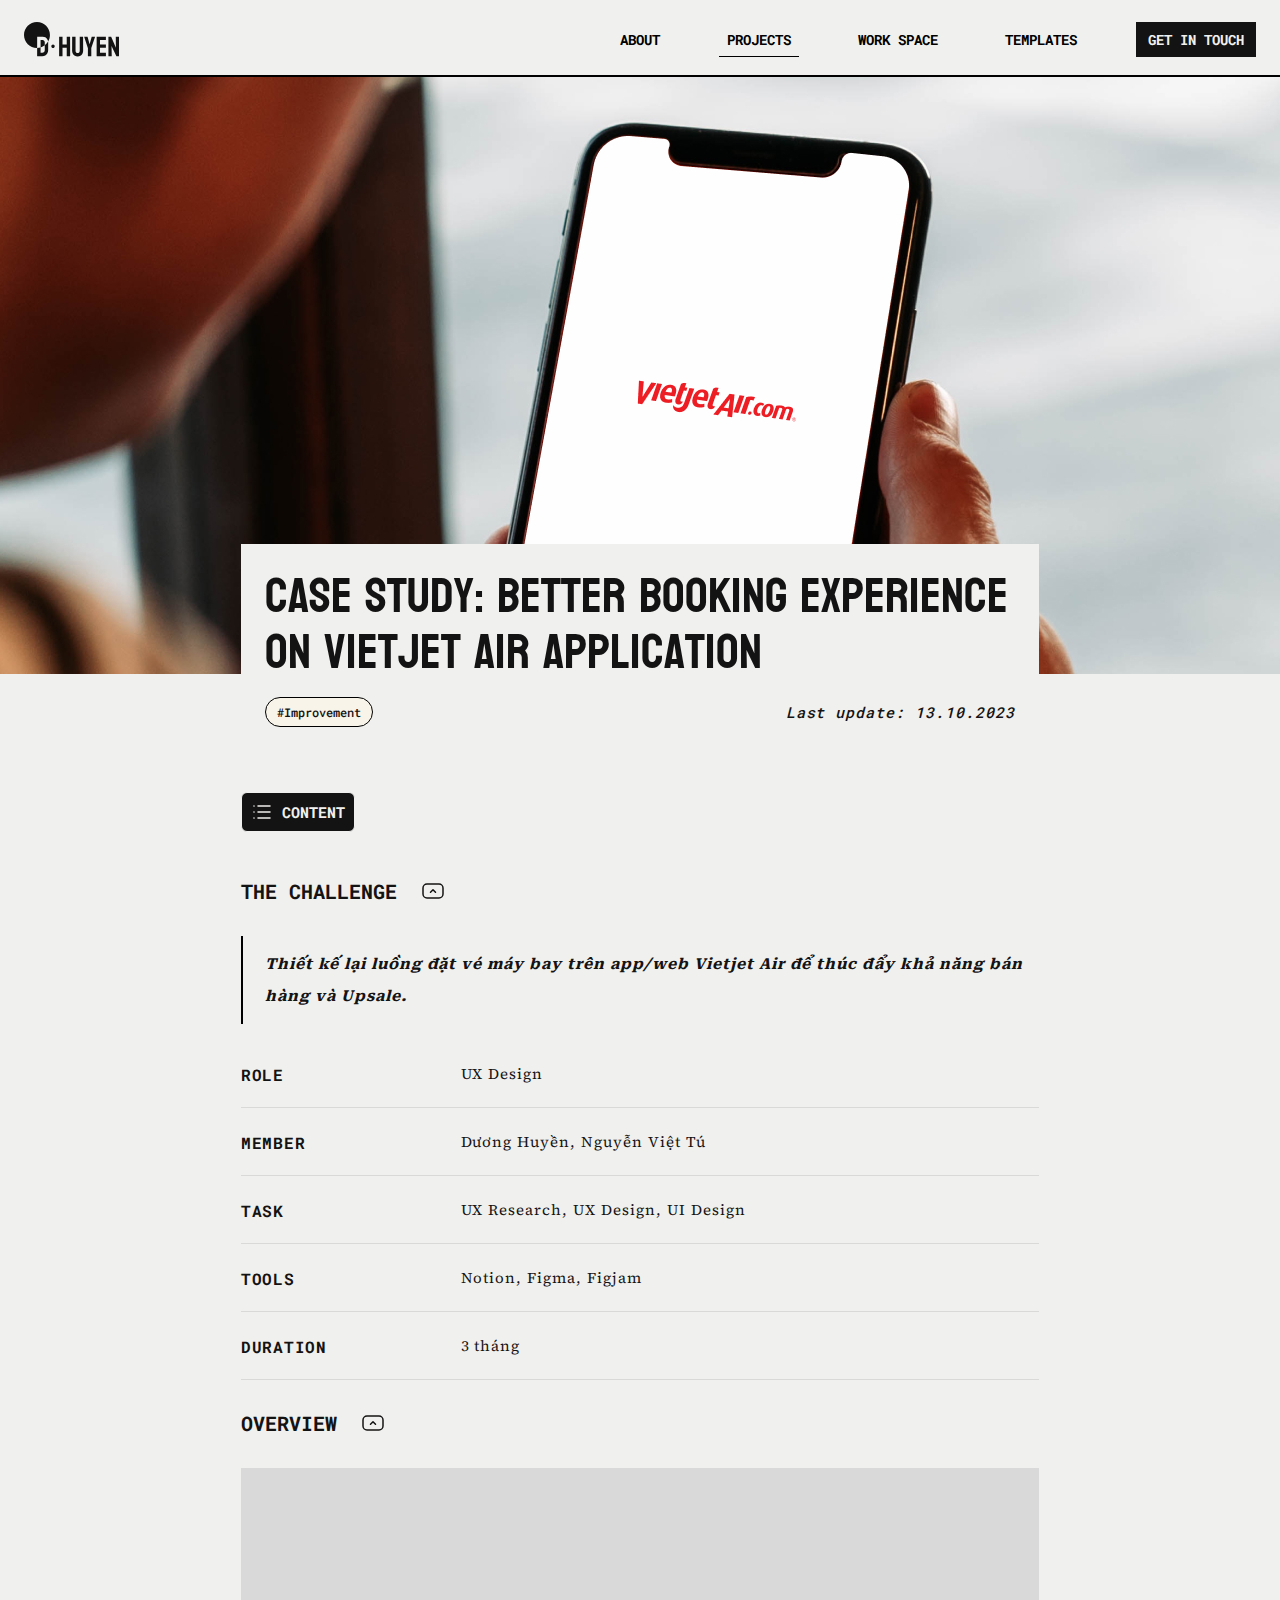
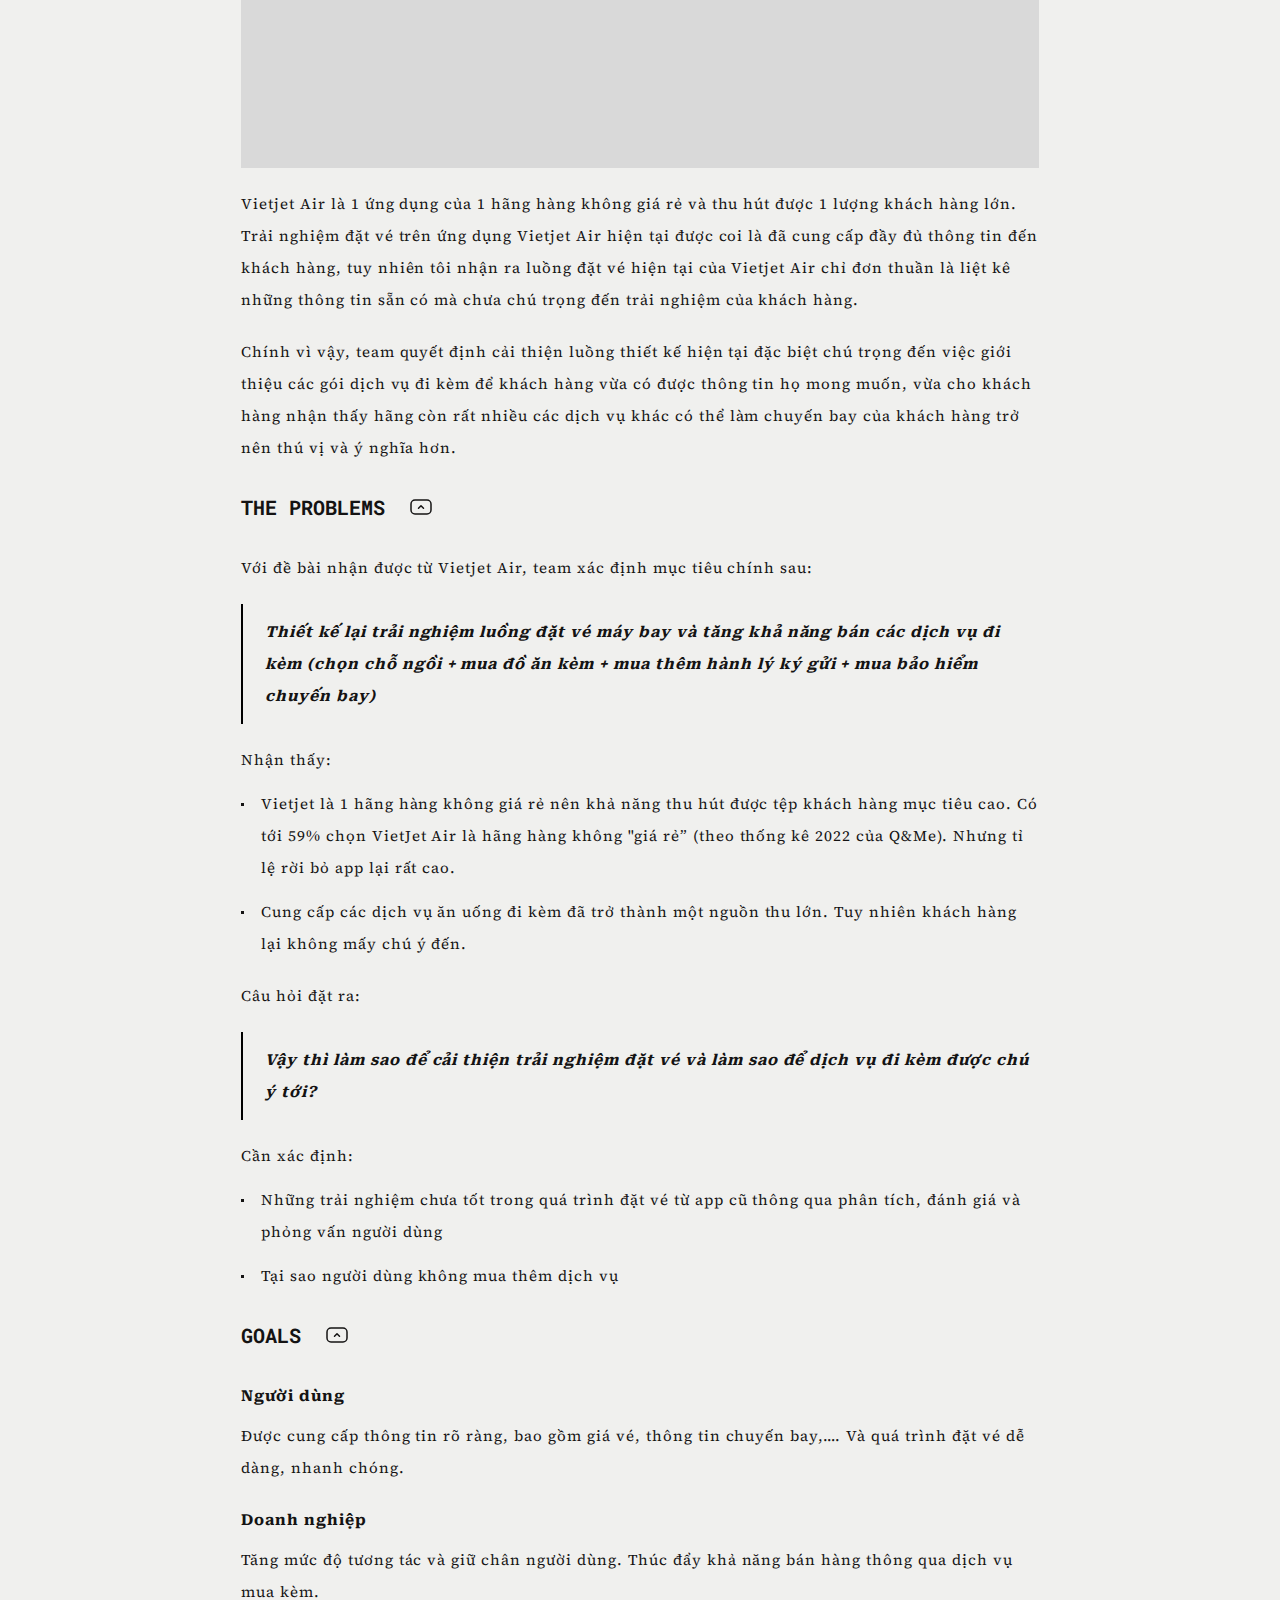
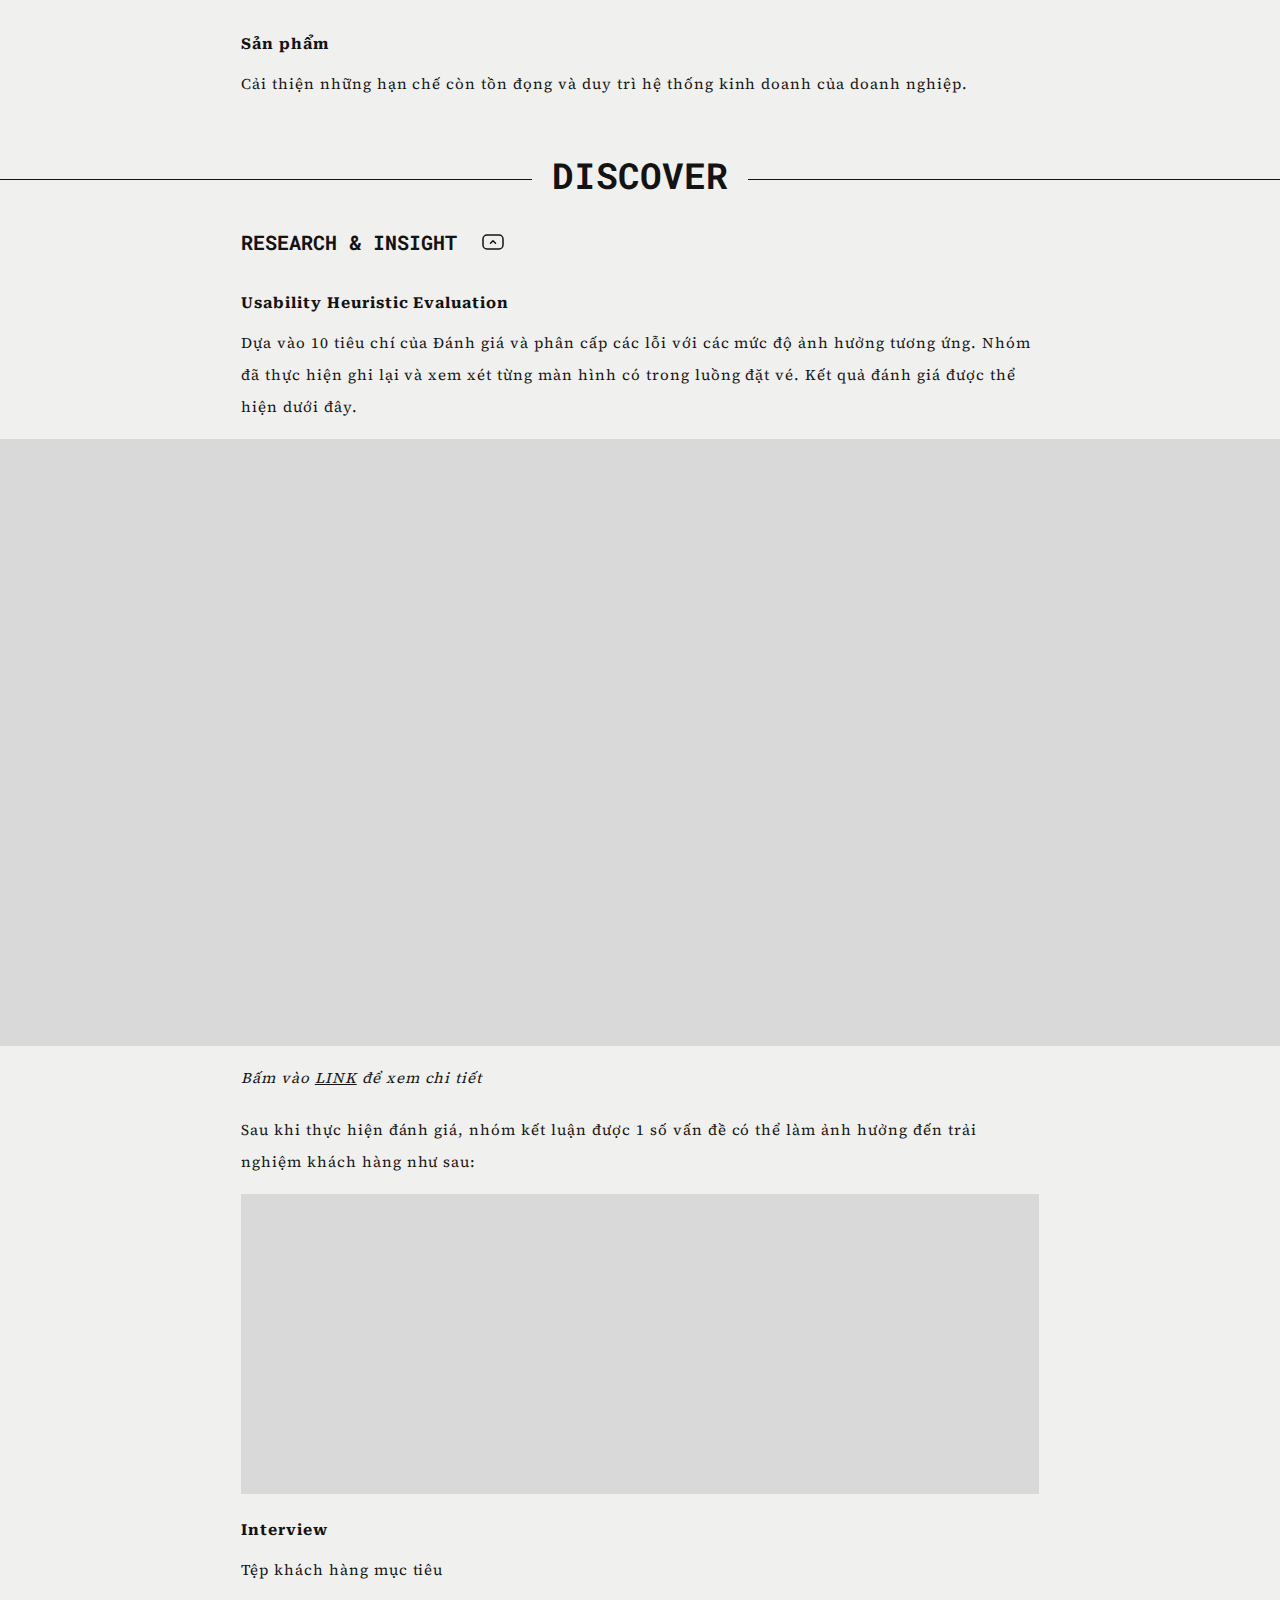
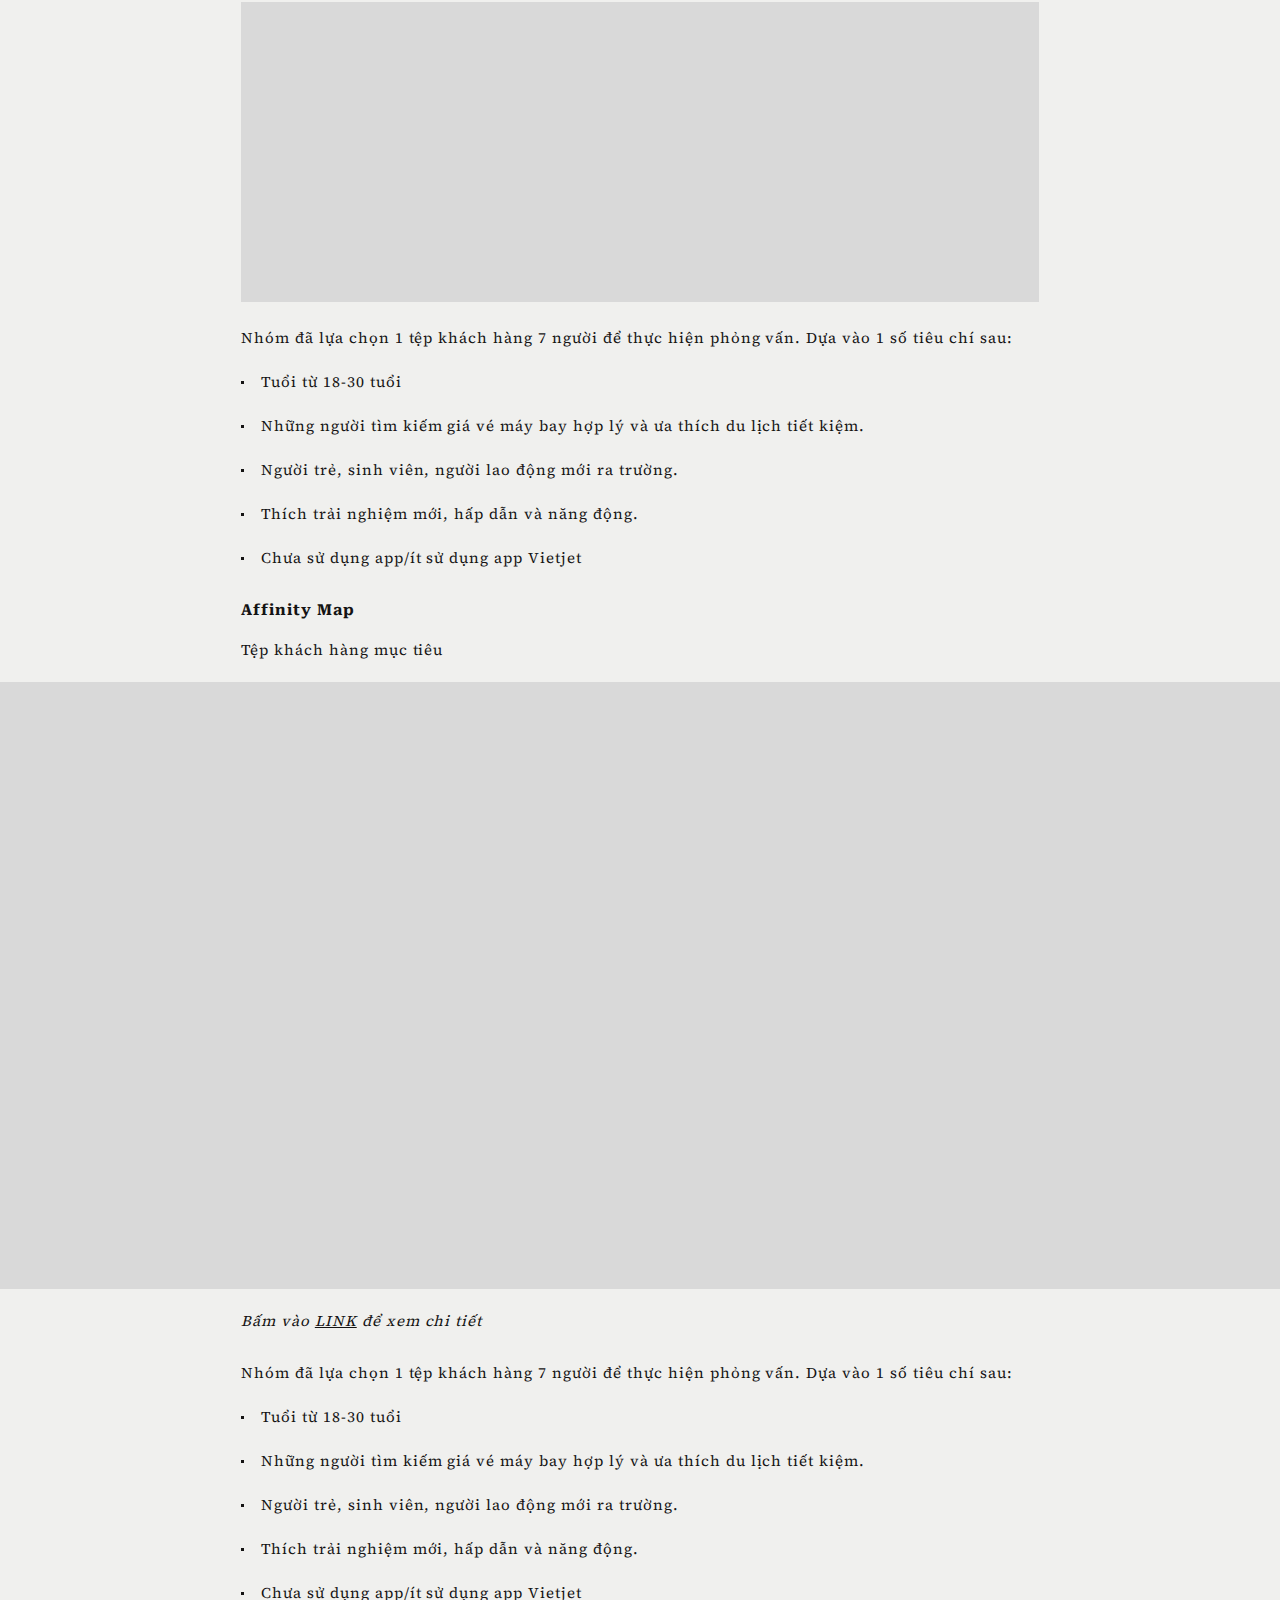
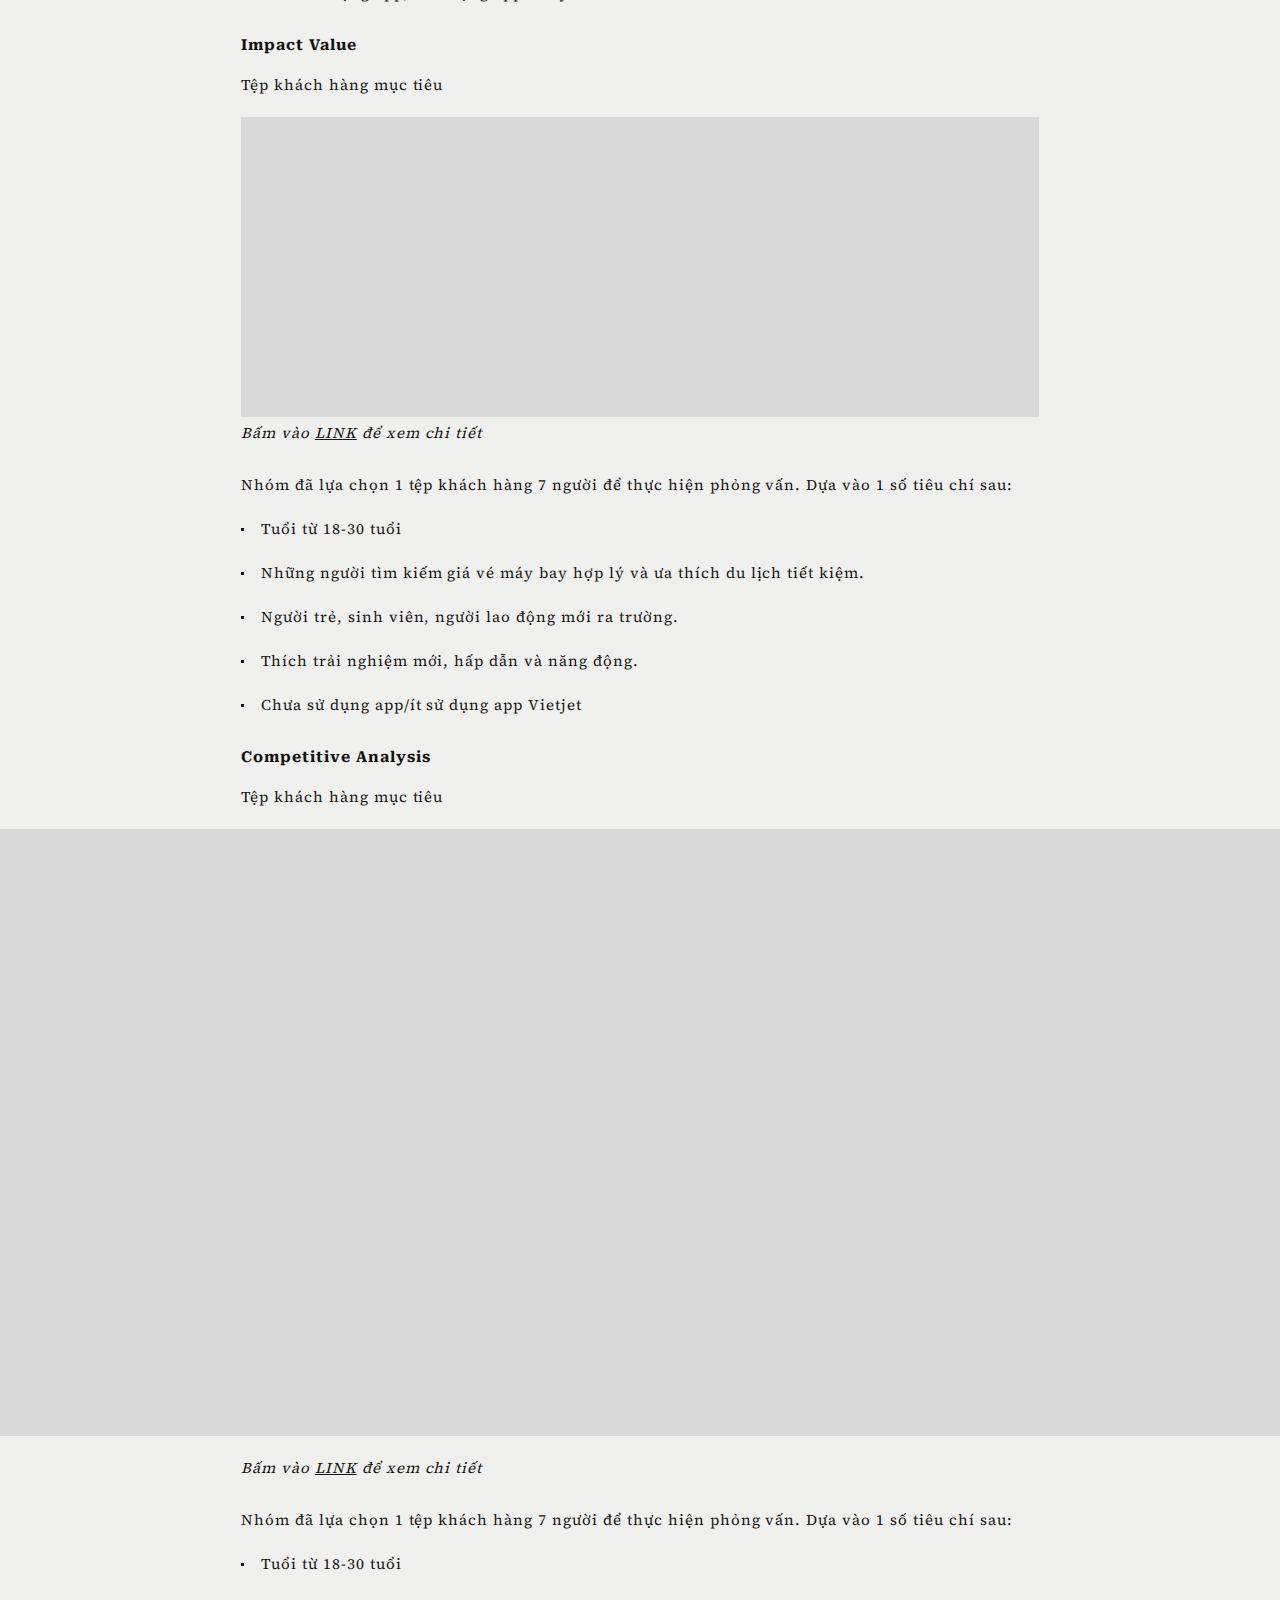
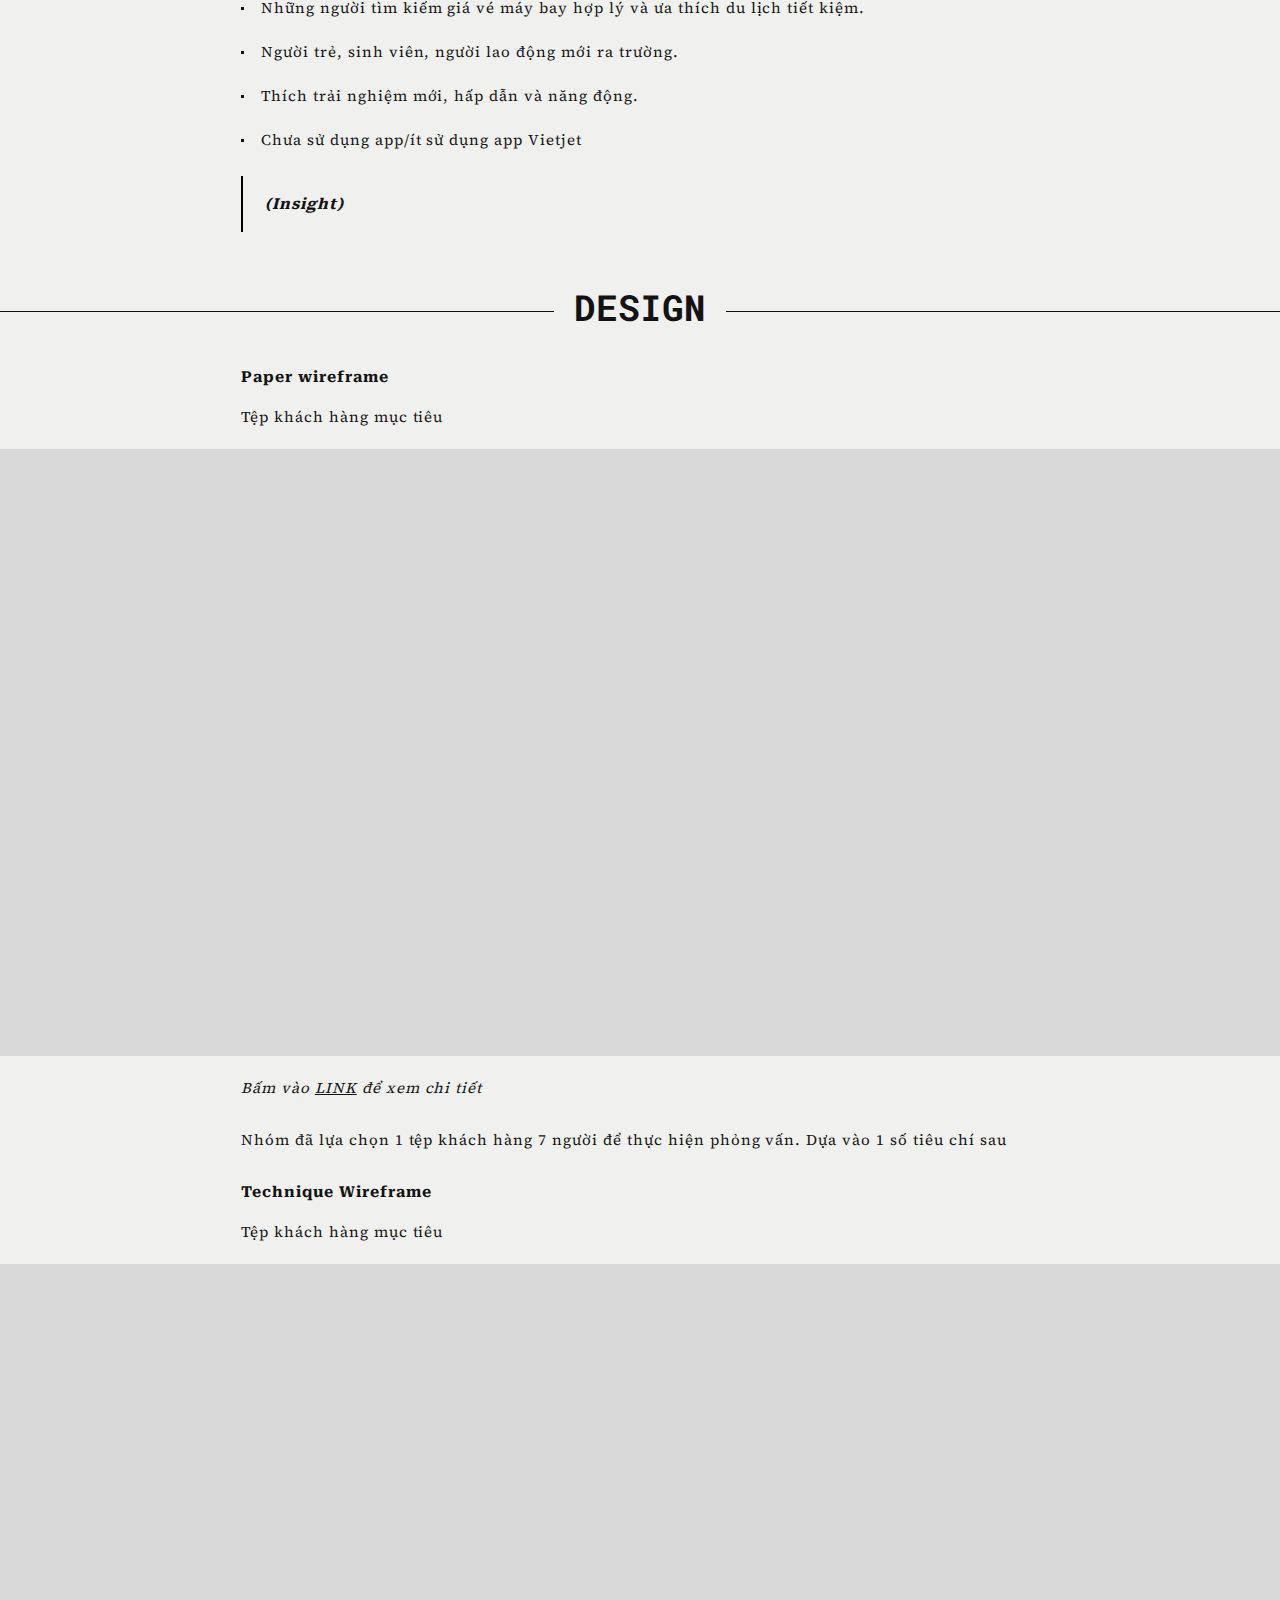
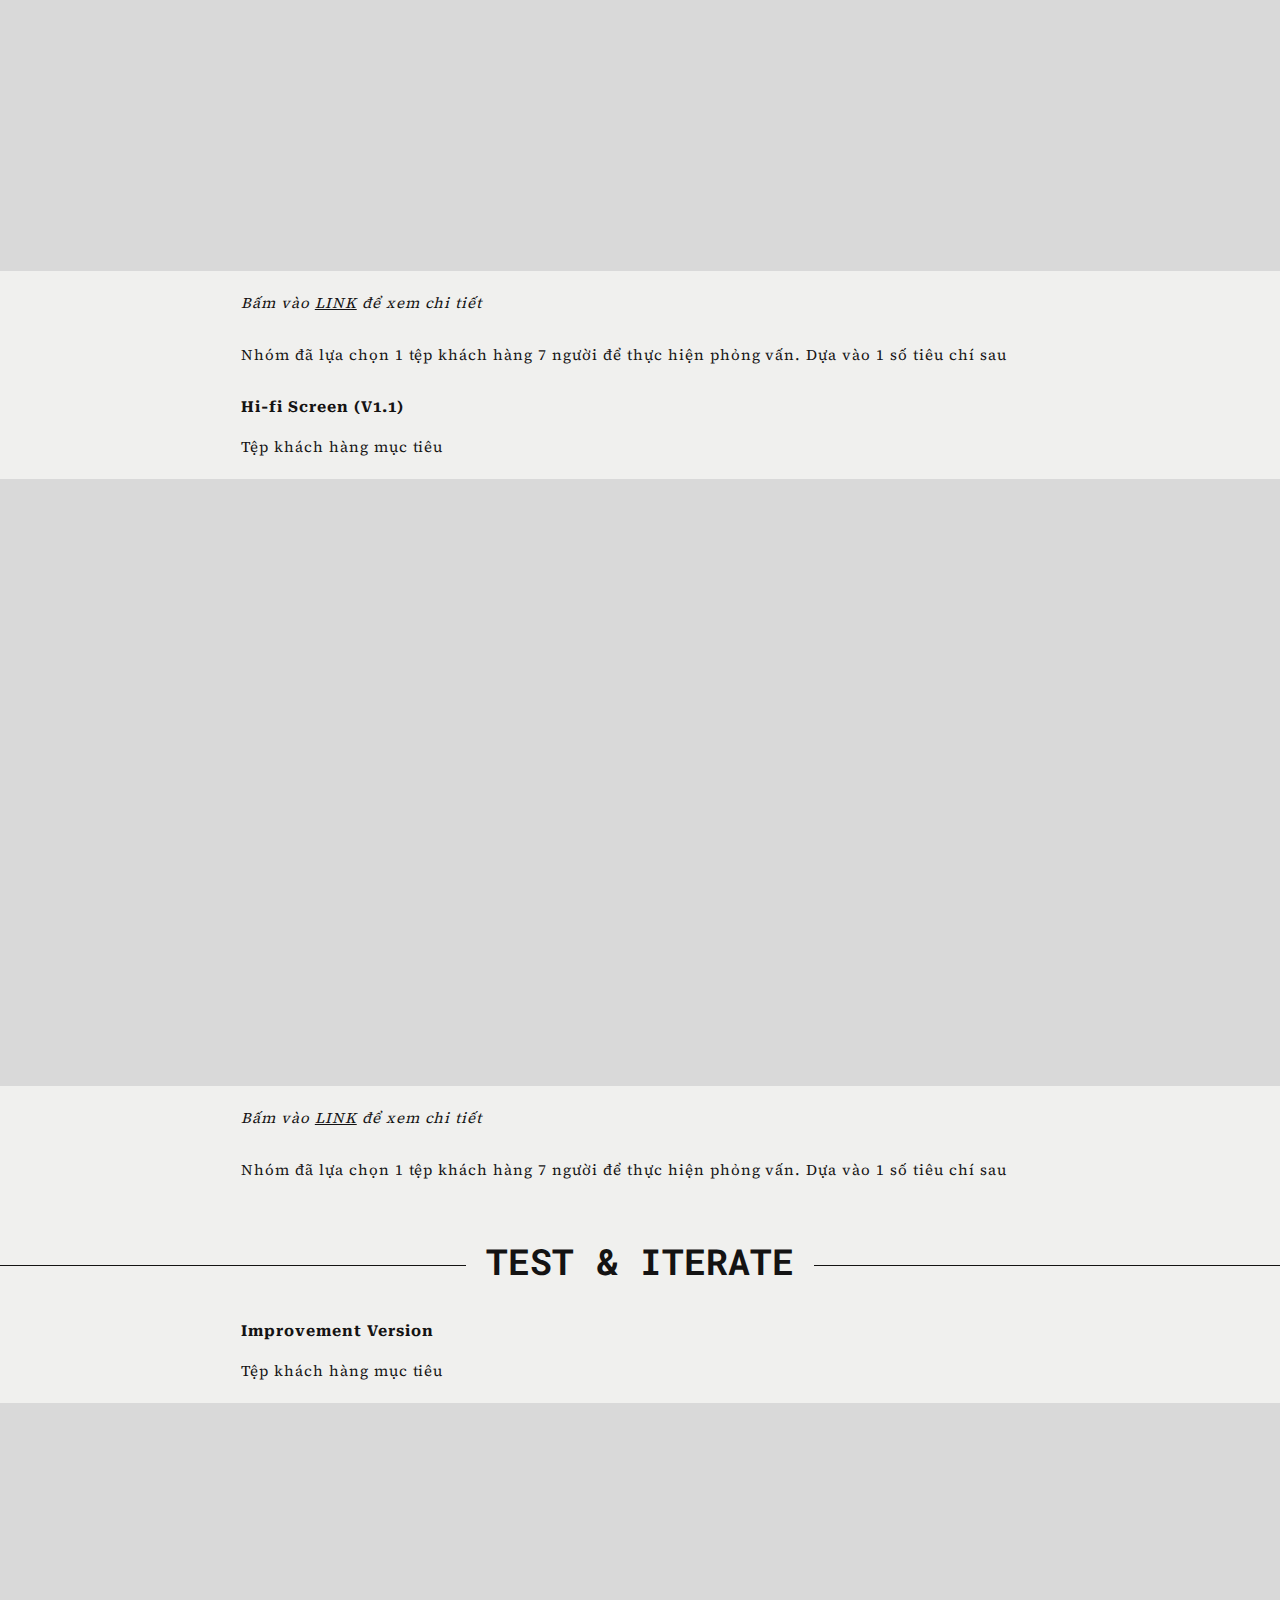
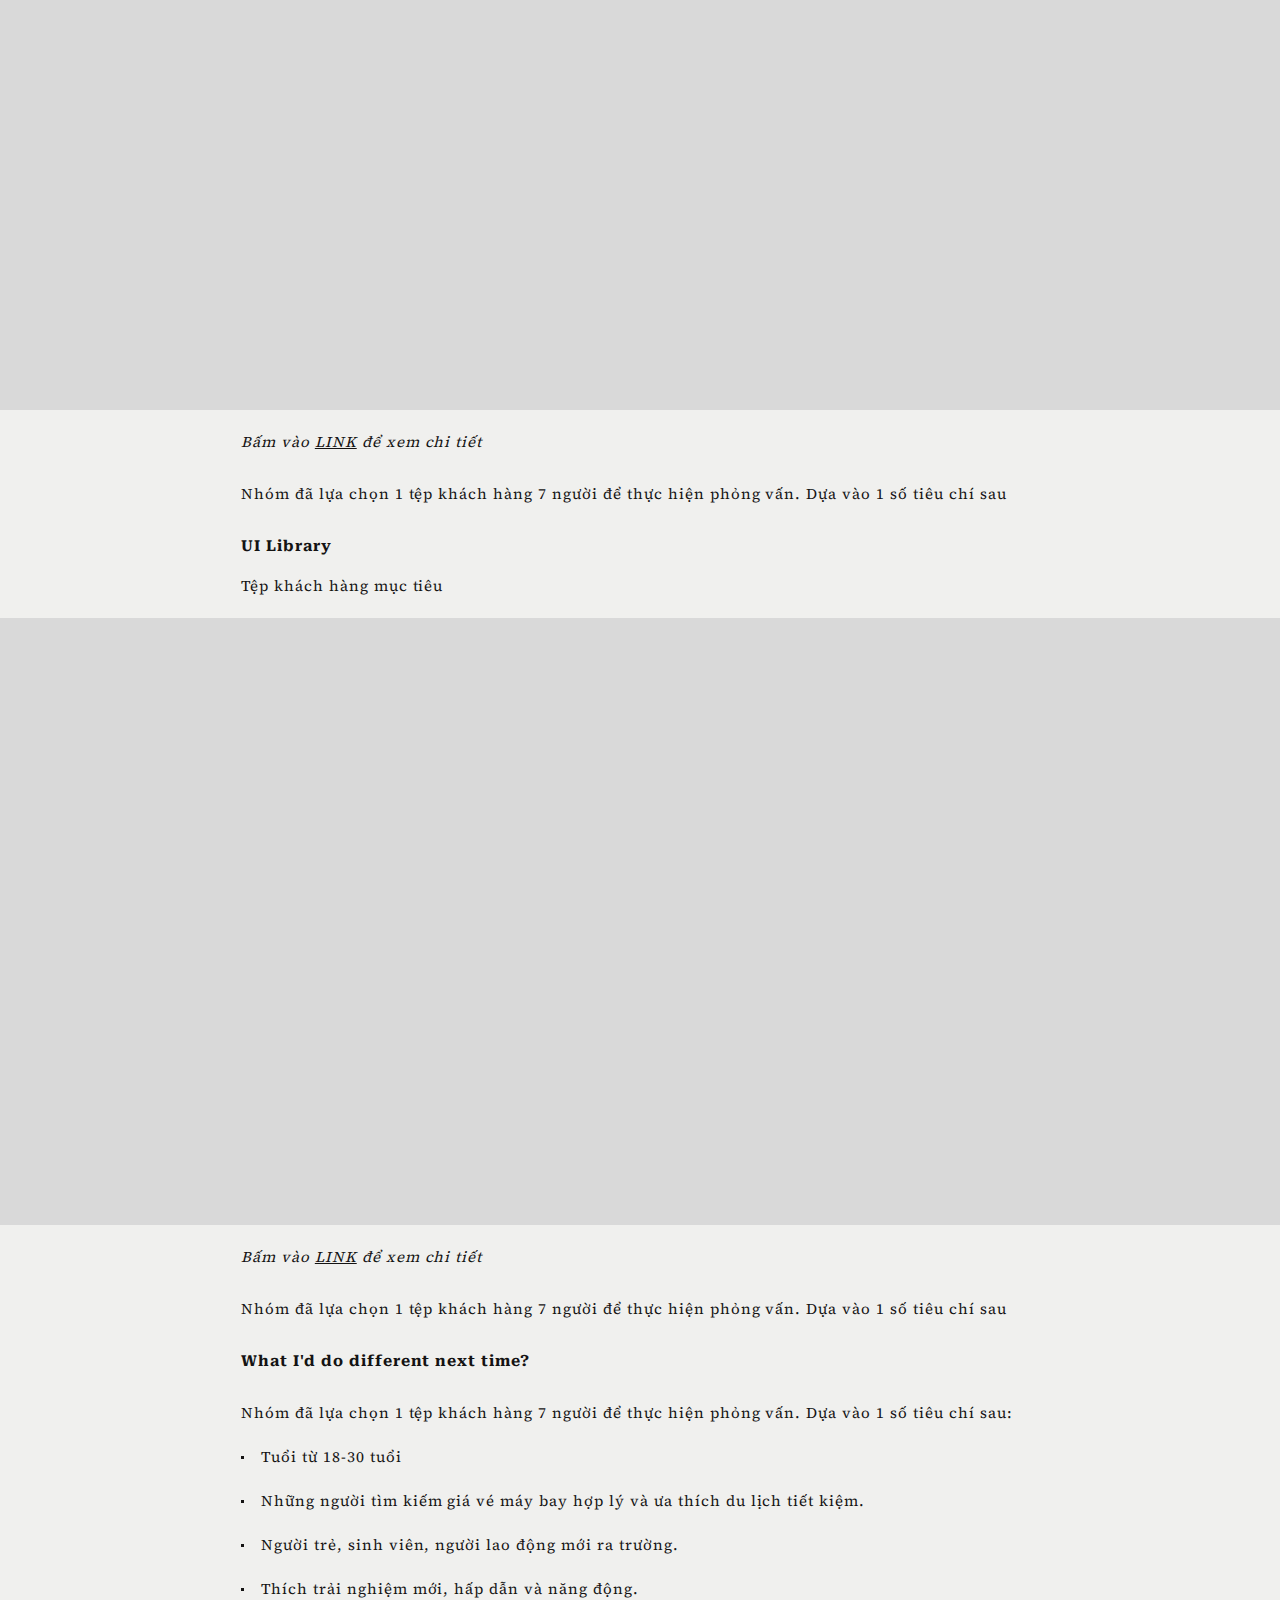
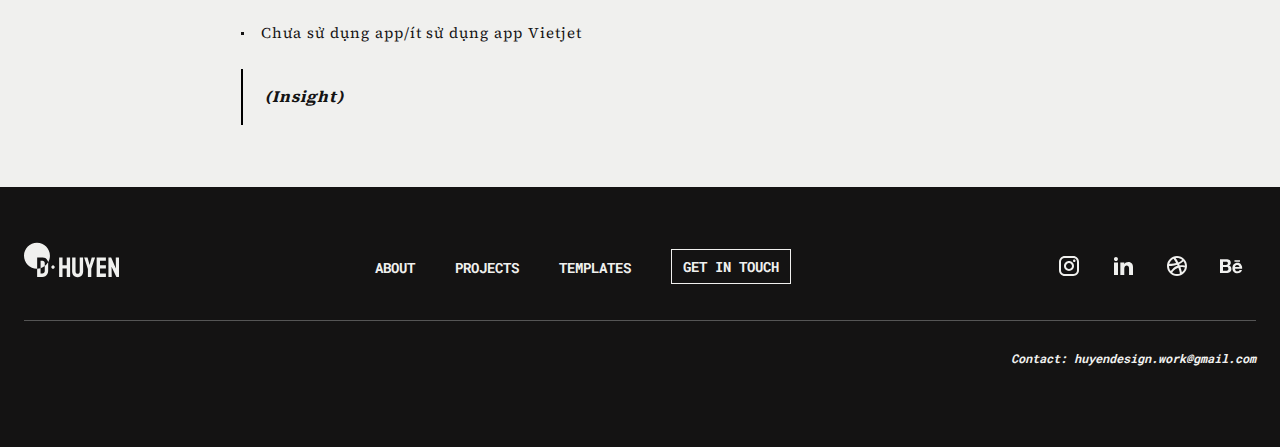
<file: html/project_detail_vietjet.html>
<!DOCTYPE html>
<html lang="en">
<head>
  <meta charset="UTF-8">
  <meta name="viewport" content="width=device-width, initial-scale=1.0">
  <title>D.HUYEN</title>

  <link rel="stylesheet" href="../scss/dhuyen.css">
</head>
<body>
  <div class="wrap project-detail">
    <!-- HEADER -->
    <header>
      <div class="inner">
        <div class="header-content">
          <h1 class="logo">
            <a href="../index.html" class="m-zoom"><img src="../images/logo.svg" alt="D Huyen"></a> 
          </h1>
          <nav class="nav">
            <ul class="list-menu">
              <li><a href="about.html" class="item-menu m-zoom">ABOUT</a></li>
              <li><a href="project.html" class="item-menu is-active m-zoom">PROJECTS</a></li>
              <li><a href="workspace.html" class="item-menu m-zoom">WORK SPACE</a></li>
              <li><a href="https://duongmei.gumroad.com/" target="_blank" class="item-menu m-zoom">TEMPLATES</a></li>
              <li><a href="#none" class="item-menu item-getin m-zoom">GET IN TOUCH</a></li>
            </ul>
            <button type="button" class="btn-mobile" aria-expanded="false"><span class="line"></span></button>
          </nav>
        </div>
      </div>
    </header>
    <!-- END HEADER -->
    <div class="nav-mobile">
      <ul class="list-menu">
        <li><a href="about.html" class="item-menu">ABOUT</a></li>
        <li><a href="project.html" class="item-menu is-active">PROJECTS</a></li>
        <li><a href="workspace.html" class="item-menu">WORK SPACE</a></li>
        <li><a href="https://duongmei.gumroad.com/" target="_blank" class="item-menu">TEMPLATES</a></li>
        <li><a href="#none" class="item-menu item-getin">GET IN TOUCH</a></li>
      </ul>
    </div>

    <!-- CONTAINER -->
		<main id="container" class="container">
      <!-- Spot -->
			<section class="spot">
      </section>
      <!-- END Spot -->

      <!-- CONTENT -->
			<div class="content">
        <div class="inner">
          <div class="post-title">
            <h2 class="title">Case Study: Better Booking Experience on Vietjet Air Application</h2>
            <div class="info">
              <span class="label">#Improvement</span>
              <span class="time"><em>Last update:</em> 13.10.2023</span>
            </div>
          </div>
        </div>

        <!-- Tree -->
        <div class="tree-content">
          <div class="inner">
            <button type="button" class="btn-tree">CONTENT</button>
            <div class="detail-tree">
              <ol class="list-tree">
                <li class="item-tree">
                  <a href="#challenge">The Challenge</a>
                </li>
                <li class="item-tree">
                  <a href="#overview">Overview</a>
                </li>
                <li class="item-tree">
                  <a href="#problems">The Problems</a>
                </li>
                <li class="item-tree">
                  <a href="#goals">Goals</a>
                </li>
                <li class="item-tree">
                  <a href="#research-insight">Research & Insight</a>
                </li>
                <li class="item-tree">
                  <a href="#none">Customer Journey</a>
                </li>
                <li class="item-tree">
                  <a href="#design">The design</a>
                </li>
                <li class="item-tree">
                  <a href="#improvement">Improvement</a>
                </li>
                <li class="item-tree">
                  <a href="#ui-design">The design (UI design)</a>
                </li>
                <li class="item-tree">
                  <a href="#next-time">What I'd do different next time?</a>
                </li>
              </ol>
            </div>
          </div>
        </div>

        <!-- The Challenge -->
        <div id="challenge" class="detail-box is-open">
          <div class="inner">
            <button type="button" class="btn-expand">THE CHALLENGE</button>
            <div class="info-expand" style="display:block;">
              <p class="txt-hightlight">Thiết kế lại luồng đặt vé máy bay trên app/web Vietjet Air để thúc đẩy khả năng bán hàng và Upsale.</p>
              <div class="info-overview">
                <dl>
                  <dt>ROLE</dt>
                  <dd>UX Design</dd>
                </dl>
                <dl>
                  <dt>MEMBER</dt>
                  <dd>Dương Huyền, Nguyễn Việt Tú</dd>
                </dl>
                <dl>
                  <dt>TASK</dt>
                  <dd>UX Research, UX Design, UI Design</dd>
                </dl>
                <dl>
                  <dt>TOOLS</dt>
                  <dd>Notion, Figma, Figjam</dd>
                </dl>
                <dl>
                  <dt>DURATION</dt>
                  <dd>3 tháng</dd>
                </dl>
              </div>
            </div>
          </div>
        </div>

        <!-- Overview -->
        <div id="overview" class="detail-box is-open">
          <div class="inner">
            <button type="button" class="btn-expand">overview</button>
            <div class="info-expand" style="display:block;">
              <img src="../images/img-overview-df.jpg" alt="" class="image">
              <p class="text">Vietjet Air là 1 ứng dụng của 1 hãng hàng không giá rẻ và thu hút được 1 lượng khách hàng lớn. Trải nghiệm đặt vé trên ứng dụng Vietjet Air hiện tại được coi là đã cung cấp đầy đủ thông tin đến khách hàng, tuy nhiên tôi nhận ra luồng đặt vé hiện tại của Vietjet Air chỉ đơn thuần là liệt kê những thông tin sẵn có mà chưa chú trọng đến trải nghiệm của khách hàng.</p>
              <p class="text">Chính vì vậy, team quyết định cải thiện luồng thiết kế hiện tại đặc biệt chú trọng đến việc giới thiệu các gói dịch vụ đi kèm để khách hàng vừa có được thông tin họ mong muốn, vừa cho khách hàng nhận thấy hãng còn rất nhiều các dịch vụ khác có thể làm chuyến bay của khách hàng trở nên thú vị và ý nghĩa hơn.</p>
            </div>
          </div>
        </div>

        <!-- The Problems -->
        <div id="problems" class="detail-box is-open">
          <div class="inner">
            <button type="button" class="btn-expand">the problems</button>
            <div class="info-expand" style="display:block;">
              <p class="text">Với đề bài nhận được từ Vietjet Air, team xác định mục tiêu chính sau:</p>
              <p class="txt-hightlight">Thiết kế lại trải nghiệm luồng đặt vé máy bay và tăng khả năng bán các dịch vụ đi kèm (chọn chỗ ngồi + mua đồ ăn kèm + mua thêm hành lý ký gửi + mua bảo hiểm chuyến bay)</p>
              <p class="text">
                <span class="text-parent">Nhận thấy:</span>
                <span class="text-child">Vietjet là 1 hãng hàng không giá rẻ nên khả năng thu hút được tệp khách hàng mục tiêu cao. Có tới 59% chọn VietJet Air là hãng hàng không "giá rẻ” (theo thống kê 2022 của Q&Me). Nhưng tỉ lệ rời bỏ app lại rất cao.</span>
                <span class="text-child">Cung cấp các dịch vụ ăn uống đi kèm đã trở thành một nguồn thu lớn. Tuy nhiên khách hàng lại không mấy chú ý đến.</span>
              </p>
              <p class="text">Câu hỏi đặt ra:</p>
              <p class="txt-hightlight">Vậy thì làm sao để cải thiện trải nghiệm đặt vé và làm sao để dịch vụ đi kèm được chú ý tới?</p>
              <p class="text">
                <span class="text-parent">Cần xác định: </span>
                <span class="text-child">Những trải nghiệm chưa tốt trong quá trình đặt vé từ app cũ thông qua phân tích, đánh giá và phỏng vấn người dùng</span>
                <span class="text-child">Tại sao người dùng không mua thêm dịch vụ</span>
              </p>
            </div>
          </div>
        </div>

        <!-- Goals -->
        <div id="goals" class="detail-box is-open">
          <div class="inner">
            <button type="button" class="btn-expand">goals</button>
            <div class="info-expand" style="display:block;">
              <p class="text"><em class="text-bold">Người dùng</em> Được cung cấp thông tin rõ ràng, bao gồm giá vé, thông tin chuyến bay,…. Và quá trình đặt vé dễ dàng, nhanh chóng.</p>
              <p class="text"><em class="text-bold">Doanh nghiệp</em> Tăng mức độ tương tác và giữ chân người dùng. Thúc đẩy khả năng bán hàng thông qua dịch vụ mua kèm.</p>
              <p class="text"><em class="text-bold">Sản phẩm</em> Cải thiện những hạn chế còn tồn đọng và duy trì hệ thống kinh doanh của doanh nghiệp.</p>
            </div>
          </div>
        </div>

        <!-- Discover -  RESEARCH & INSIGHT -->
        <span class="text-panel">discover</span>
        <div id="research-insight" class="detail-box is-open">
          <div class="inner"><button type="button" class="btn-expand">RESEARCH & INSIGHT</button></div>
          <div class="info-expand" style="display:block;">
            <div class="inner">
              <p class="text"><em class="text-bold">Usability Heuristic Evaluation</em> Dựa vào 10 tiêu chí của Đánh giá và phân cấp các lỗi với các mức độ ảnh hưởng tương ứng. Nhóm đã thực hiện ghi lại và xem xét từng màn hình có trong luồng đặt vé. Kết quả đánh giá được thể hiện dưới đây.</p>
            </div>
            <img src="../images/img-overview-df.jpg" alt="" class="image-full">
            <div class="inner">
              <p class="text text-italic">Bấm vào <a href="#none" class="text-link">LINK</a> để xem chi tiết</p>
              <p class="text">Sau khi thực hiện đánh giá, nhóm kết luận được 1 số vấn đề có thể làm ảnh hưởng đến trải nghiệm khách hàng như sau:</p>
              <img src="../images/img-overview-df.jpg" alt="" class="image">
              <p class="text"><em class="text-bold">Interview</em>Tệp khách hàng mục tiêu</p>
              <img src="../images/img-overview-df.jpg" alt="" class="image">
              <p class="text">
                <span class="text-parent">Nhóm đã lựa chọn 1 tệp khách hàng 7 người để thực hiện phỏng vấn. Dựa vào 1 số tiêu chí sau:</span>
                <span class="text-child">Tuổi từ 18-30 tuổi</span>
                <span class="text-child">Những người tìm kiếm giá vé máy bay hợp lý và ưa thích du lịch tiết kiệm.</span>
                <span class="text-child">Người trẻ, sinh viên, người lao động mới ra trường.</span>
                <span class="text-child">Thích trải nghiệm mới, hấp dẫn và năng động.</span>
                <span class="text-child">Chưa sử dụng app/ít sử dụng app Vietjet</span>
              </p>
              <p class="text"><em class="text-bold">Affinity Map</em>Tệp khách hàng mục tiêu</p>
            </div>
            <img src="../images/img-overview-df.jpg" alt="" class="image-full">
            <div class="inner">
              <p class="text text-italic">Bấm vào <a href="#none" class="text-link">LINK</a> để xem chi tiết</p>
              <p class="text">
                <span class="text-parent">Nhóm đã lựa chọn 1 tệp khách hàng 7 người để thực hiện phỏng vấn. Dựa vào 1 số tiêu chí sau:</span>
                <span class="text-child">Tuổi từ 18-30 tuổi</span>
                <span class="text-child">Những người tìm kiếm giá vé máy bay hợp lý và ưa thích du lịch tiết kiệm.</span>
                <span class="text-child">Người trẻ, sinh viên, người lao động mới ra trường.</span>
                <span class="text-child">Thích trải nghiệm mới, hấp dẫn và năng động.</span>
                <span class="text-child">Chưa sử dụng app/ít sử dụng app Vietjet</span>
              </p>
              <p class="text"><em class="text-bold">Impact Value </em>Tệp khách hàng mục tiêu</p>
              <img src="../images/img-overview-df.jpg" alt="" class="image">
              <p class="text text-italic">Bấm vào <a href="#none" class="text-link">LINK</a> để xem chi tiết</p>
              <p class="text">
                <span class="text-parent">Nhóm đã lựa chọn 1 tệp khách hàng 7 người để thực hiện phỏng vấn. Dựa vào 1 số tiêu chí sau:</span>
                <span class="text-child">Tuổi từ 18-30 tuổi</span>
                <span class="text-child">Những người tìm kiếm giá vé máy bay hợp lý và ưa thích du lịch tiết kiệm.</span>
                <span class="text-child">Người trẻ, sinh viên, người lao động mới ra trường.</span>
                <span class="text-child">Thích trải nghiệm mới, hấp dẫn và năng động.</span>
                <span class="text-child">Chưa sử dụng app/ít sử dụng app Vietjet</span>
              </p>
              <p class="text"><em class="text-bold">Competitive Analysis</em> Tệp khách hàng mục tiêu</p>
            </div>
            <img src="../images/img-overview-df.jpg" alt="" class="image-full">
            <div class="inner">
              <p class="text text-italic">Bấm vào <a href="#none" class="text-link">LINK</a> để xem chi tiết</p>
              <p class="text">
                <span class="text-parent">Nhóm đã lựa chọn 1 tệp khách hàng 7 người để thực hiện phỏng vấn. Dựa vào 1 số tiêu chí sau:</span>
                <span class="text-child">Tuổi từ 18-30 tuổi</span>
                <span class="text-child">Những người tìm kiếm giá vé máy bay hợp lý và ưa thích du lịch tiết kiệm.</span>
                <span class="text-child">Người trẻ, sinh viên, người lao động mới ra trường.</span>
                <span class="text-child">Thích trải nghiệm mới, hấp dẫn và năng động.</span>
                <span class="text-child">Chưa sử dụng app/ít sử dụng app Vietjet</span>
              </p>
              <p class="txt-hightlight">(Insight)</p>
            </div>
          </div>
        </div>
        <!-- Design -->
        <div id="design">
          <span class="text-panel">Design</span>
          <div class="detail-box is-open">
            <div class="info-expand">
              <div class="inner">
                <p class="text"><em class="text-bold">Paper wireframe</em> Tệp khách hàng mục tiêu</p>
              </div>
              <img src="../images/img-overview-df.jpg" alt="" class="image-full">
              <div class="inner">
                <p class="text text-italic">Bấm vào <a href="#none" class="text-link">LINK</a> để xem chi tiết</p>
                <p class="text">Nhóm đã lựa chọn 1 tệp khách hàng 7 người để thực hiện phỏng vấn. Dựa vào 1 số tiêu chí sau</p>
                <p class="text"><em class="text-bold">Technique Wireframe</em> Tệp khách hàng mục tiêu</p>
              </div>
              <img src="../images/img-overview-df.jpg" alt="" class="image-full">
              <div class="inner">
                <p class="text text-italic">Bấm vào <a href="#none" class="text-link">LINK</a> để xem chi tiết</p>
                <p class="text">Nhóm đã lựa chọn 1 tệp khách hàng 7 người để thực hiện phỏng vấn. Dựa vào 1 số tiêu chí sau</p>
                <p class="text"><em class="text-bold">Hi-fi Screen (V1.1)</em> Tệp khách hàng mục tiêu</p>
              </div>
              <img src="../images/img-overview-df.jpg" alt="" class="image-full">
              <div class="inner">
                <p class="text text-italic">Bấm vào <a href="#none" class="text-link">LINK</a> để xem chi tiết</p>
                <p class="text">Nhóm đã lựa chọn 1 tệp khách hàng 7 người để thực hiện phỏng vấn. Dựa vào 1 số tiêu chí sau</p>
              </div>
            </div>
          </div>
        </div>
        <!-- TEST & ITERATE -->
        <span class="text-panel"><span>TEST & ITERATE</span></span>
        <div class="detail-box is-open">
          <div class="info-expand">
            <div id="improvement" class="">
              <div class="inner">
                <p class="text"><em class="text-bold">Improvement Version  </em> Tệp khách hàng mục tiêu</p>
              </div>
              <img src="../images/img-overview-df.jpg" alt="" class="image-full">
              <div class="inner">
                <p class="text text-italic">Bấm vào <a href="#none" class="text-link">LINK</a> để xem chi tiết</p>
                <p class="text">Nhóm đã lựa chọn 1 tệp khách hàng 7 người để thực hiện phỏng vấn. Dựa vào 1 số tiêu chí sau</p>
              </div>
            </div>
            <div id="ui-design">
              <div class="inner">
                <p class="text"><em class="text-bold">UI Library</em> Tệp khách hàng mục tiêu</p>
              </div>
              <img src="../images/img-overview-df.jpg" alt="" class="image-full">
              <div class="inner">
                <p class="text text-italic">Bấm vào <a href="#none" class="text-link">LINK</a> để xem chi tiết</p>
                <p class="text">Nhóm đã lựa chọn 1 tệp khách hàng 7 người để thực hiện phỏng vấn. Dựa vào 1 số tiêu chí sau</p>
              </div>
            </div>
            <div id="next-time">
              <div class="inner">
                <p class="text"><em class="text-bold">What I'd do different next time?</em></p>
                <p class="text">
                  <span class="text-parent">Nhóm đã lựa chọn 1 tệp khách hàng 7 người để thực hiện phỏng vấn. Dựa vào 1 số tiêu chí sau:</span>
                  <span class="text-child">Tuổi từ 18-30 tuổi</span>
                  <span class="text-child">Những người tìm kiếm giá vé máy bay hợp lý và ưa thích du lịch tiết kiệm.</span>
                  <span class="text-child">Người trẻ, sinh viên, người lao động mới ra trường.</span>
                  <span class="text-child">Thích trải nghiệm mới, hấp dẫn và năng động.</span>
                  <span class="text-child">Chưa sử dụng app/ít sử dụng app Vietjet</span>
                </p>
                <p class="txt-hightlight">(Insight)</p>
              </div>
            </div>
          </div>
        </div>
      </div>
      <!-- END CONTENT -->
    </main>

    <!-- FOOTER -->
		<footer>
      <div class="inner">
        <div class="footer-content">
          <div class="footer-info">
            <h2 class="footer-logo">
              <a href="../index.html" class="m-zoom"><img src="../images/logo-w.svg" alt="D Huyen"></a> 
            </h2>
            <ul class="list-menu">
              <li><a href="about.html" class="item-menu m-zoom">ABOUT</a></li>
              <li><a href="project.html" class="item-menu m-zoom">PROJECTS</a></li>
              <li><a href="https://duongmei.gumroad.com/" target="_blank" class="item-menu m-zoom">TEMPLATES</a></li>
              <li><a href="#none" class="item-menu item-getin m-zoom">GET IN TOUCH</a></li>
            </ul>
            <ul class="list-sns">
              <li><a href="#none" class="item-sns m-zoom" target="_blank"><img src="../images/ic-instagram.svg" alt="Instagram"></a></li>
              <li><a href="#none" class="item-sns m-zoom" target="_blank"><img src="../images/ic-linkedin.svg" alt="Linkedin"></a></li>
              <li><a href="https://dribbble.com/Meiduong?fbclid=IwAR38BqHN7KGrNiB3oovnbhLD7qhssgEabZzkz8yVr6XvYr7zhr050uQK8V0" class="item-sns m-zoom" target="_blank"><img src="../images/ic-dribbble.svg" alt="Dribbble"></a></li>
              <li><a href="https://www.behance.net/Duonghuyen9527/projects?fbclid=IwAR3WdIUmLx_9AztBoUEQy_gWXx3KfabOHMXeIuO9lfRMda72RJ4HSJR5lhI" class="item-sns m-zoom" target="_blank"><img src="../images/ic-behance.svg" alt="Behance"></a></li>
            </ul>
          </div>
          <span class="txt-contact m-zoom">Contact: <a href="huyendesign.work@gmail.com">huyendesign.work@gmail.com</a></span>
        </div>
      </div>
		</footer>
		<!-- END FOOTER -->

    <!-- Cursor -->
    <!-- <div class="cursor-custom"></div> -->
  </div>

  <script src="../js/libs/jquery-3.6.0.min.js"></script>
  <script src="../js/libs/jquery.easing.min.js"></script>
  <script src="../js/libs/swiper-bundle.min.js"></script>
  <script src="../js/common.js"></script>

</body>
</html>
</file>
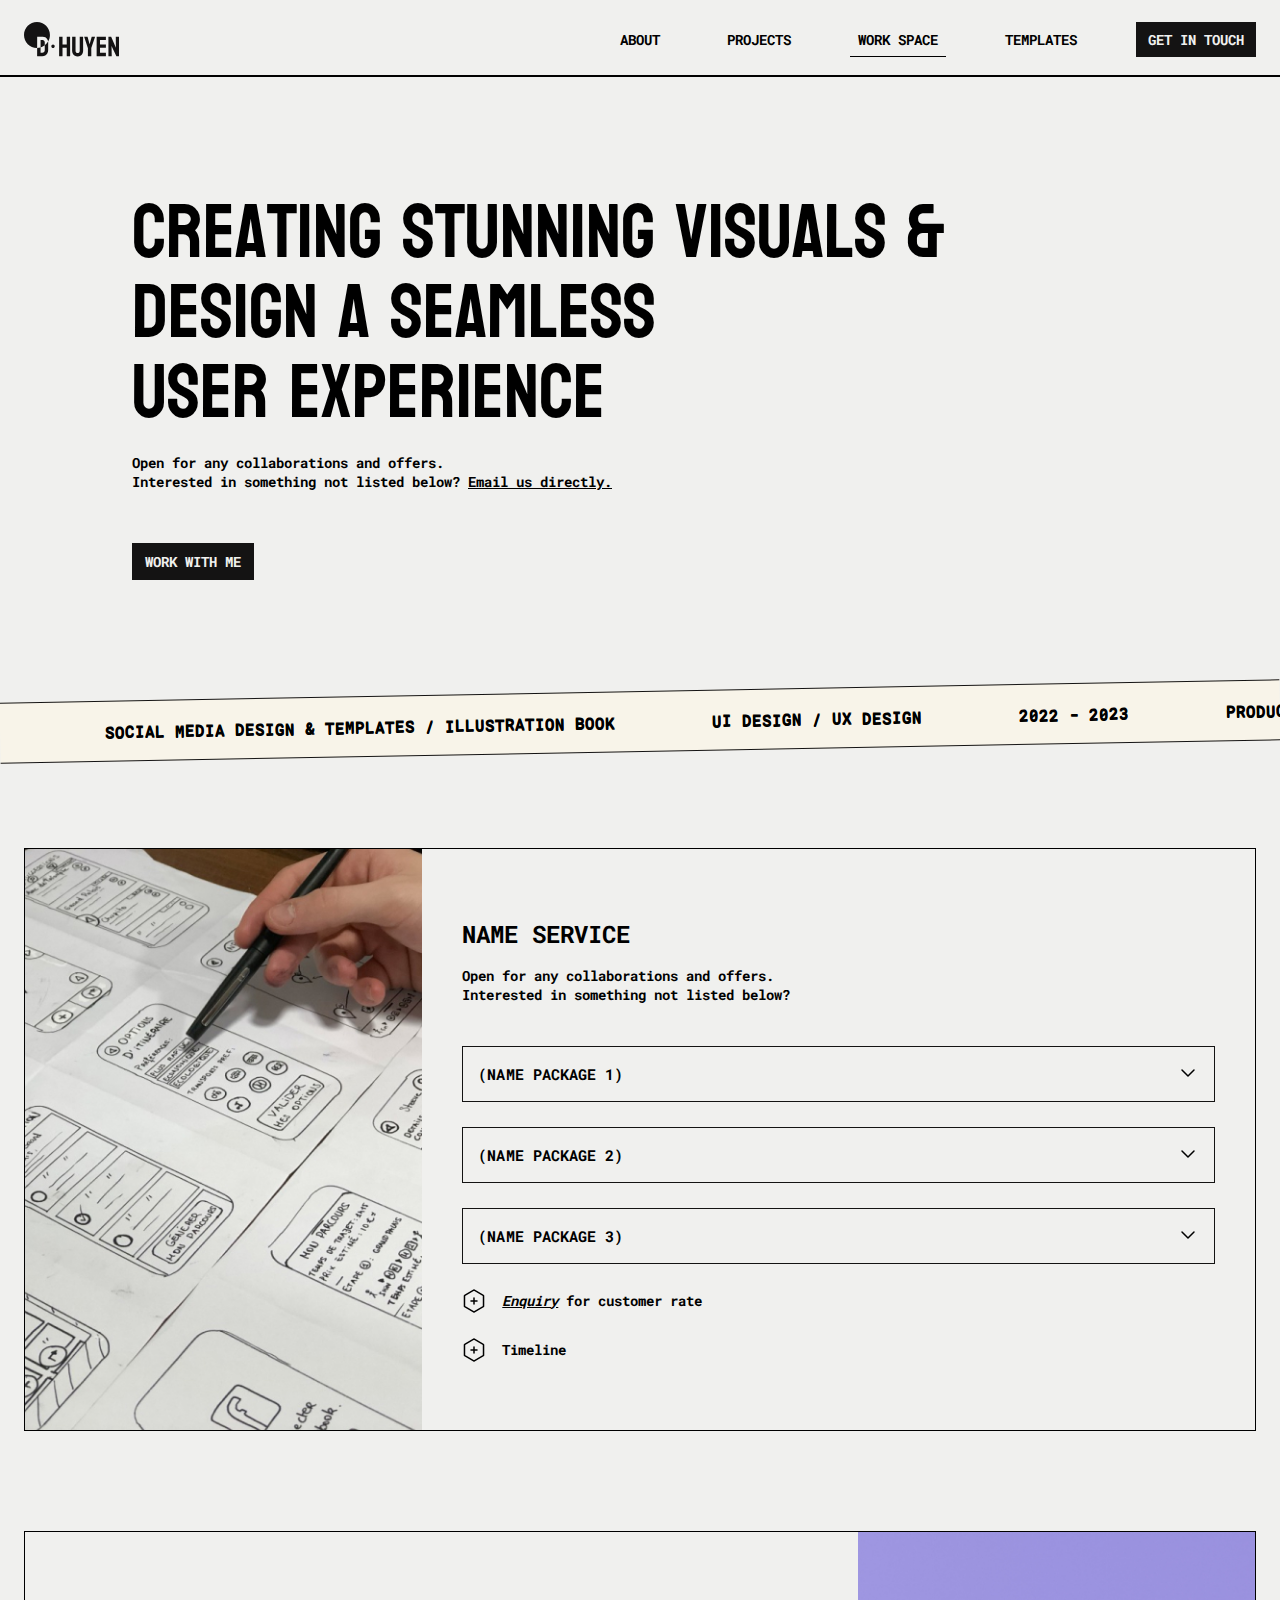
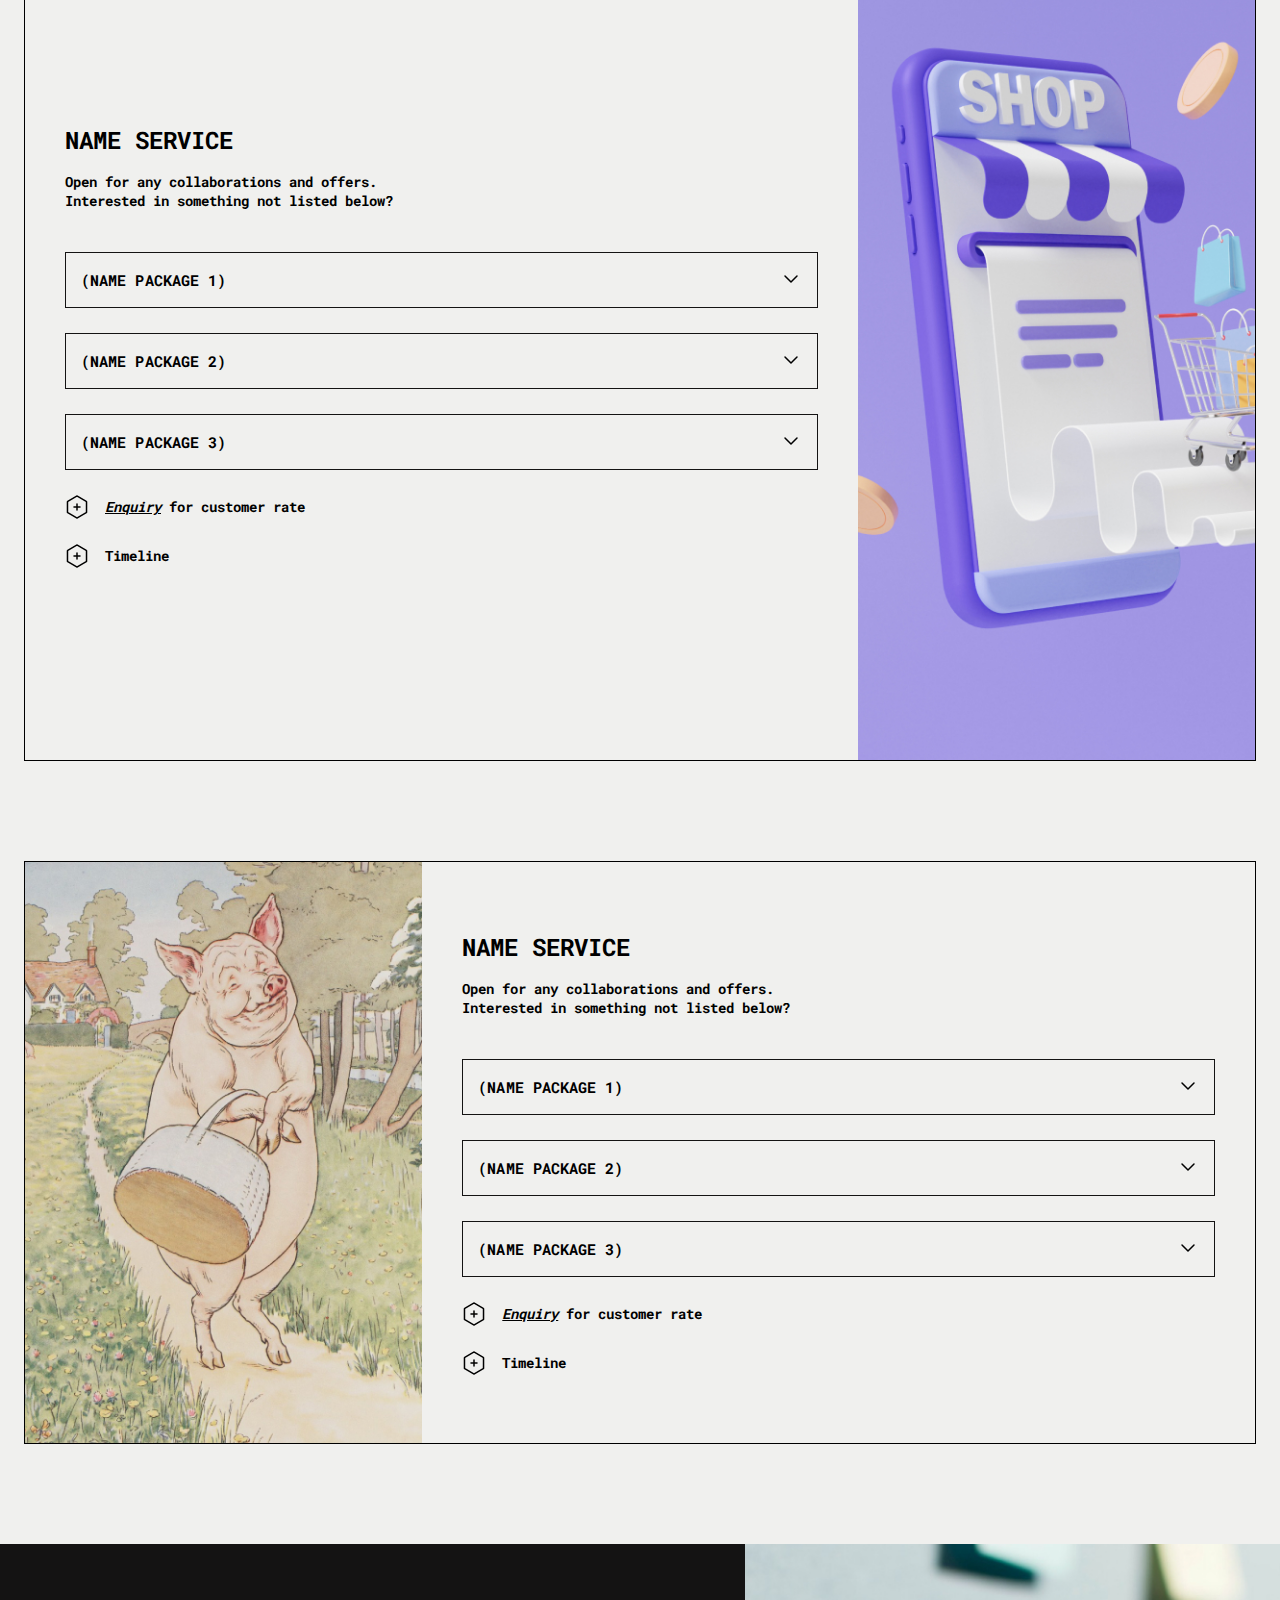
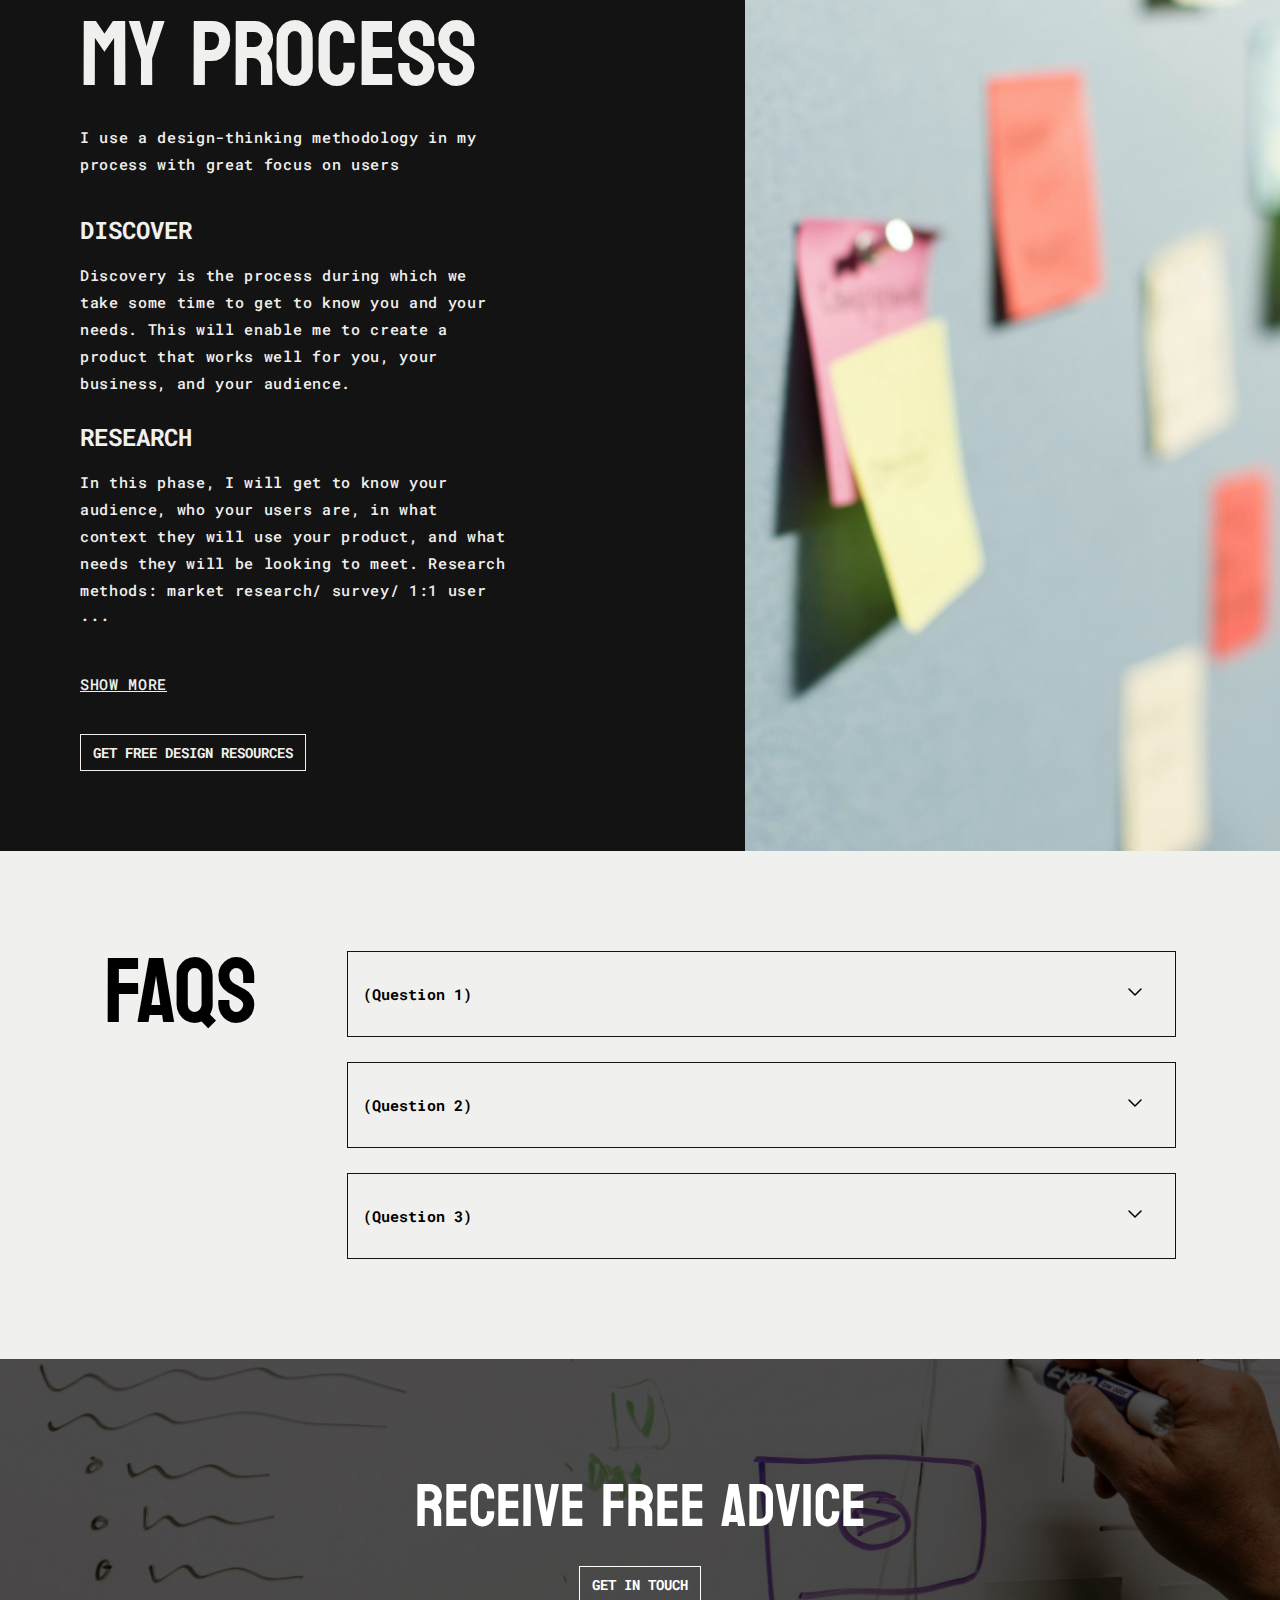
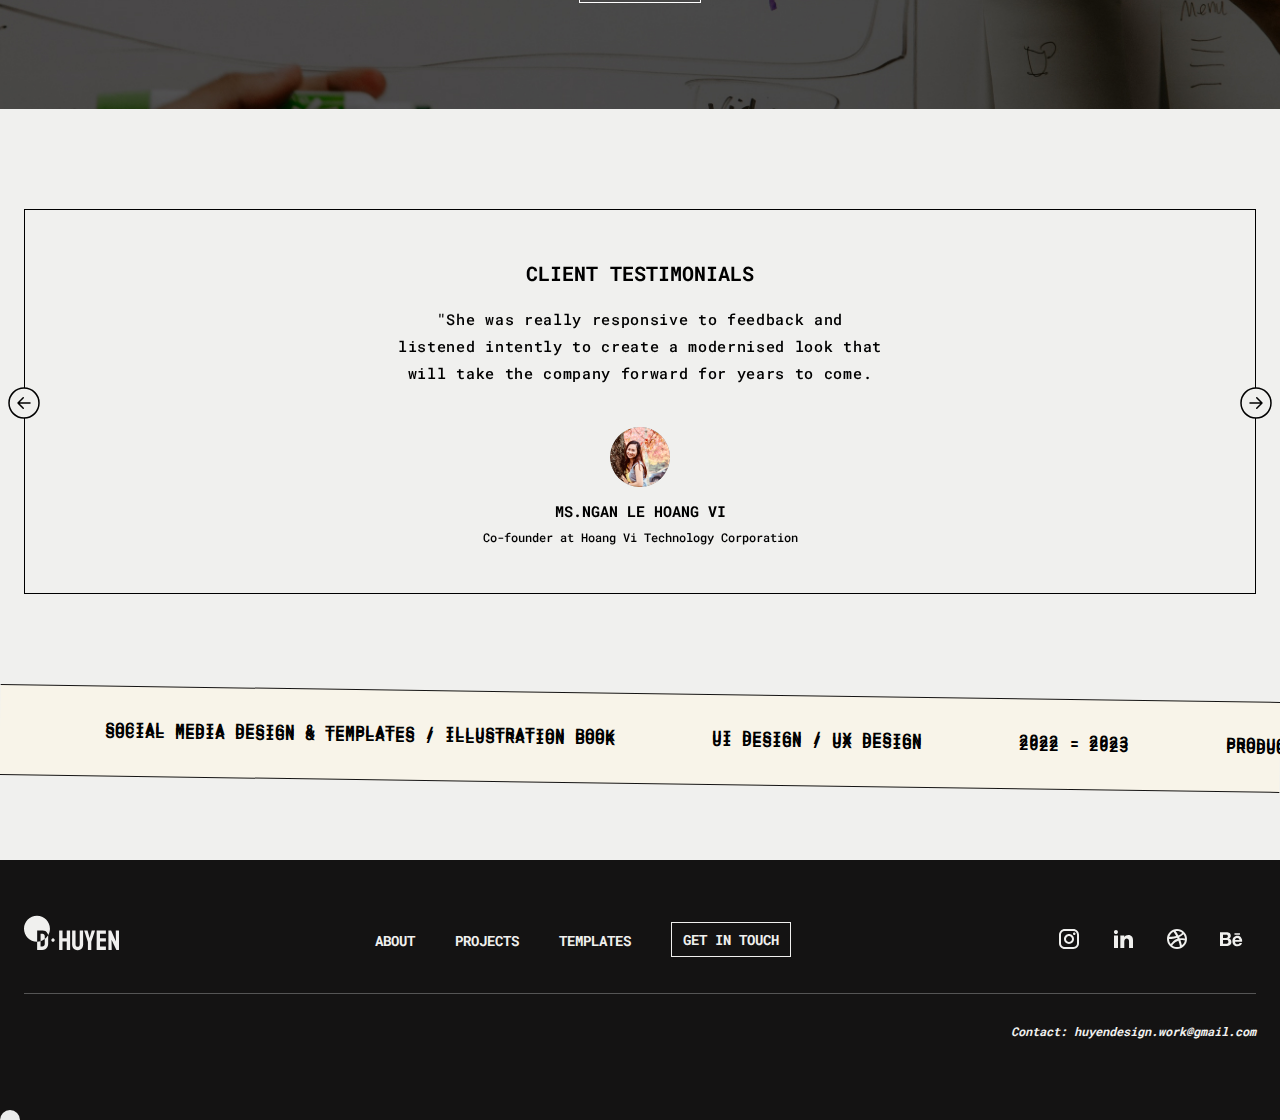
<file: html/workspace.html>
<!DOCTYPE html>
<html lang="en">
<head>
  <meta charset="UTF-8">
  <meta name="viewport" content="width=device-width, initial-scale=1.0">
  <title>D.HUYEN</title>

  <link rel="stylesheet" href="../scss/dhuyen.css">
</head>
<body>
  <div class="wrap workspace">
    <!-- HEADER -->
    <header>
      <div class="inner">
        <div class="header-content">
          <h1 class="logo">
            <a href="../index.html" class="m-zoom"><img src="../images/logo.svg" alt="D Huyen"></a> 
          </h1>
          <nav class="nav">
            <ul class="list-menu">
              <li><a href="about.html" class="item-menu m-zoom">ABOUT</a></li>
              <li><a href="project.html" class="item-menu m-zoom">PROJECTS</a></li>
              <li><a href="workspace.html" class="item-menu is-active m-zoom">WORK SPACE</a></li>
              <li><a href="https://duongmei.gumroad.com/" target="_blank" class="item-menu m-zoom">TEMPLATES</a></li>
              <li><a href="#none" class="item-menu item-getin m-zoom">GET IN TOUCH</a></li>
            </ul>
            <button type="button" class="btn-mobile" aria-expanded="false"><span class="line"></span></button>
          </nav>
        </div>
      </div>
    </header>
    <!-- END HEADER -->
    <div class="nav-mobile">
      <ul class="list-menu">
        <li><a href="../html/about.html" class="item-menu">ABOUT</a></li>
        <li><a href="../html/project.html" class="item-menu">PROJECTS</a></li>
        <li><a href="workspace.html" class="item-menu is-active">WORK SPACE</a></li>
        <li><a href="https://duongmei.gumroad.com/" target="_blank" class="item-menu">TEMPLATES</a></li>
        <li><a href="#none" class="item-menu item-getin">GET IN TOUCH</a></li>
      </ul>
    </div>

    <!-- CONTAINER -->
		<main id="container" class="container">
			<!-- Spot -->
			<section class="spot">
				<div class="inner">
					<div class="spot-content">
            <h2 class="title">creating stunning visuals & design a seamless <br>user experience</h2>
            <span class="txt-sub">Open for any collaborations and offers. <br>Interested in something not listed below? <a href="#none" class="txt-link m-zoom">Email us directly.</a></span>
            <button type="button" class="btn-get m-zoom">WORK WITH ME</button>
          </div>
        </div>
      </section>
      <!-- END Spot -->

      <!-- CONTENT -->
			<div class="content">
        <div class="divider">
          <a href="#none" class="divider-link rotate-left m-zoom">
            <ul class="divider-list">
              <li>SOCIAL MEDIA DESIGN & TEMPLATES / ILLUSTRATION BOOK</li>
              <li>UI DESIGN / UX DESIGN</li>
              <li>2022 - 2023</li>
              <li>PRODUCT DESIGN </li>
              <li>UI DESIGN / UX DESIGN</li>
            </ul>
            <ul class="divider-list">
              <li>SOCIAL MEDIA DESIGN & TEMPLATES / ILLUSTRATION BOOK</li>
              <li>UI DESIGN / UX DESIGN</li>
              <li>2022 - 2023</li>
              <li>PRODUCT DESIGN </li>
              <li>UI DESIGN / UX DESIGN</li>
            </ul>
            <ul class="divider-list">
              <li>SOCIAL MEDIA DESIGN & TEMPLATES / ILLUSTRATION BOOK</li>
              <li>UI DESIGN / UX DESIGN</li>
              <li>2022 - 2023</li>
              <li>PRODUCT DESIGN </li>
              <li>UI DESIGN / UX DESIGN</li>
            </ul>
          </a>
        </div>
        <!-- Service -->
        <section class="sec-service">
          <div class="inner">
            <div class="info-content">
              <div class="img-box">
                <img src="../images/img-workspace-01.jpg" alt="">
              </div>
              <div class="info-box">
                <strong class="txt-title">NAME SERVICE</strong>
                <span class="txt-desc">Open for any collaborations and offers. <br>Interested in something not listed below?</span>
                <ul class="accordion">
                  <li class="accordion-item">
                    <a href="#none" class="accordion-question m-zoom">
                      <strong class="question">(NAME PACKAGE 1)</strong>
                    </a>
                    <div class="accordion-body">
                      <ol class="list">
                        <li class="item">Lorem ipsum dolor sit amet, consectetur adipiscing elit, sed do eiusmod tempor incididunt ut labore</li>
                        <li class="item">Lorem ipsum dolor sit amet, consectetur adipiscing elit, sed do eiusmod tempor incididunt ut labore</li>
                        <li class="item">Lorem ipsum dolor sit amet, consectetur adipiscing elit</li>
                        <li class="item">Lorem ipsum dolor sit amet, consectetur adipiscing elit</li>
                        <li class="item">Lorem ipsum dolor sit amet, consectetur adipiscing elit</li>
                        <li class="item">Lorem ipsum dolor sit amet, consectetur adipiscing elit, sed do eiusmod tempor incididunt ut labore</li>
                        <li class="item">Lorem ipsum dolor sit amet, consectetur adipiscing elit, sed do eiusmod tempor incididunt ut labore</li>
                        <li class="item">Lorem ipsum dolor sit amet, consectetur adipiscing elit</li>
                      </ol>
                    </div>
                  </li>
                  <li class="accordion-item">
                    <a href="#none" class="accordion-question m-zoom">
                      <strong class="question">(NAME PACKAGE 2)</strong>
                    </a>
                    <div class="accordion-body">
                      <ol class="list">
                        <li class="item">Lorem ipsum dolor sit amet, consectetur adipiscing elit, sed do eiusmod tempor incididunt ut labore</li>
                        <li class="item">Lorem ipsum dolor sit amet, consectetur adipiscing elit, sed do eiusmod tempor incididunt ut labore</li>
                      </ol>
                    </div>
                  </li>
                  <li class="accordion-item">
                    <a href="#none" class="accordion-question m-zoom">
                      <strong class="question">(NAME PACKAGE 3)</strong>
                    </a>
                    <div class="accordion-body">
                      <ol class="list">
                        <li class="item">Lorem ipsum dolor sit amet, consectetur adipiscing elit, sed do eiusmod tempor incididunt ut labore</li>
                      </ol>
                    </div>
                  </li>
                </ul>
                <div class="info-enquiry">
                  <span class="txt"><a href="#none" class="txt-link m-zoom">Enquiry</a> for customer rate</span>
                  <span class="txt">Timeline</span>
                </div>
              </div>
            </div>
          </div>
        </section>
        <section class="sec-service">
          <div class="inner">
            <div class="info-content">
              <div class="info-box">
                <strong class="txt-title">NAME SERVICE</strong>
                <span class="txt-desc">Open for any collaborations and offers. <br>Interested in something not listed below?</span>
                <ul class="accordion">
                  <li class="accordion-item is-active">
                    <a href="#none" class="accordion-question m-zoom">
                      <strong class="question">(NAME PACKAGE 1)</strong>
                    </a>
                    <div class="accordion-body">
                      <ol class="list">
                        <li class="item">Lorem ipsum dolor sit amet, consectetur adipiscing elit, sed do eiusmod tempor incididunt ut labore</li>
                        <li class="item">Lorem ipsum dolor sit amet, consectetur adipiscing elit, sed do eiusmod tempor incididunt ut labore</li>
                        <li class="item">Lorem ipsum dolor sit amet, consectetur adipiscing elit</li>
                        <li class="item">Lorem ipsum dolor sit amet, consectetur adipiscing elit</li>
                        <li class="item">Lorem ipsum dolor sit amet, consectetur adipiscing elit</li>
                      </ol>
                    </div>
                  </li>
                  <li class="accordion-item">
                    <a href="#none" class="accordion-question m-zoom">
                      <strong class="question">(NAME PACKAGE 2)</strong>
                    </a>
                    <div class="accordion-body">
                      <ol class="list">
                        <li class="item">Lorem ipsum dolor sit amet, consectetur adipiscing elit, sed do eiusmod tempor incididunt ut labore</li>
                        <li class="item">Lorem ipsum dolor sit amet, consectetur adipiscing elit, sed do eiusmod tempor incididunt ut labore</li>
                      </ol>
                    </div>
                  </li>
                  <li class="accordion-item">
                    <a href="#none" class="accordion-question m-zoom">
                      <strong class="question">(NAME PACKAGE 3)</strong>
                    </a>
                    <div class="accordion-body">
                      <ol class="list">
                        <li class="item">Lorem ipsum dolor sit amet, consectetur adipiscing elit, sed do eiusmod tempor incididunt ut labore</li>
                      </ol>
                    </div>
                  </li>
                </ul>
                <div class="info-enquiry">
                  <span class="txt"><a href="#none" class="txt-link m-zoom">Enquiry</a> for customer rate</span>
                  <span class="txt">Timeline</span>
                </div>
              </div>
              <div class="img-box">
                <img src="../images/img-workspace-02.jpg" alt="">
              </div>
            </div>
          </div>
        </section>
        <section class="sec-service">
          <div class="inner">
            <div class="info-content">
              <div class="img-box">
                <img src="../images/img-workspace-03.jpg" alt="">
              </div>
              <div class="info-box">
                <strong class="txt-title">NAME SERVICE</strong>
                <span class="txt-desc">Open for any collaborations and offers. <br>Interested in something not listed below?</span>
                <ul class="accordion">
                  <li class="accordion-item">
                    <a href="#none" class="accordion-question m-zoom">
                      <strong class="question">(NAME PACKAGE 1)</strong>
                    </a>
                    <div class="accordion-body">
                      <ol class="list">
                        <li class="item">Lorem ipsum dolor sit amet, consectetur adipiscing elit, sed do eiusmod tempor incididunt ut labore</li>
                        <li class="item">Lorem ipsum dolor sit amet, consectetur adipiscing elit, sed do eiusmod tempor incididunt ut labore</li>
                        <li class="item">Lorem ipsum dolor sit amet, consectetur adipiscing elit</li>
                        <li class="item">Lorem ipsum dolor sit amet, consectetur adipiscing elit</li>
                        <li class="item">Lorem ipsum dolor sit amet, consectetur adipiscing elit</li>
                      </ol>
                    </div>
                  </li>
                  <li class="accordion-item">
                    <a href="#none" class="accordion-question m-zoom">
                      <strong class="question">(NAME PACKAGE 2)</strong>
                    </a>
                    <div class="accordion-body">
                      <ol class="list">
                        <li class="item">Lorem ipsum dolor sit amet, consectetur adipiscing elit, sed do eiusmod tempor incididunt ut labore</li>
                        <li class="item">Lorem ipsum dolor sit amet, consectetur adipiscing elit, sed do eiusmod tempor incididunt ut labore</li>
                      </ol>
                    </div>
                  </li>
                  <li class="accordion-item">
                    <a href="#none" class="accordion-question m-zoom">
                      <strong class="question">(NAME PACKAGE 3)</strong>
                    </a>
                    <div class="accordion-body">
                      <ol class="list">
                        <li class="item">Lorem ipsum dolor sit amet, consectetur adipiscing elit, sed do eiusmod tempor incididunt ut labore</li>
                      </ol>
                    </div>
                  </li>
                </ul>
                <div class="info-enquiry">
                  <span class="txt"><a href="#none" class="txt-link m-zoom">Enquiry</a> for customer rate</span>
                  <span class="txt">Timeline</span>
                </div>
              </div>
            </div>
          </div>
        </section>
        <!-- END Service -->

        <!-- My Process -->
        <section class="sec-myprocess">
          <div class="info-content">
            <div class="info-box">
              <strong class="txt-title">MY PROCESS</strong>
              <p class="txt-desc">I use a design-thinking methodology in my process with great focus on users</p>
              <div class="myprocess-area">
                <div class="myprocess">
                  <strong class="myprocess-title">DISCOVER</strong>
                  <p class="myprocess-desc">Discovery is the process during which we take some time to get to know you and your needs. This will enable me to create a product that works well for you, your business, and your audience.</p>
                </div>
                <div class="myprocess">
                  <strong class="myprocess-title">RESEARCH</strong>
                  <p class="myprocess-desc">In this phase, I will get to know your audience, who your users are, in what context they will use your product, and what needs they will be looking to meet. Research methods: market research/ survey/ 1:1 user</p>
                </div>
                <span class="txt-dot">...</span>
                <div class="myprocess">
                  <strong class="myprocess-title">DESIGN</strong>
                  <p class="myprocess-desc">I take what I've learned about you and your audience and start building ideas. I begin with the user flows and sitemap of the product, followed by wireframing. As we build out ideas, I'll get feedback along they way so we can tweak what we build as we go.</p>
                </div>
                <div class="myprocess">
                  <strong class="myprocess-title">TEST & ITERATE</strong>
                  <p class="myprocess-desc">Through multiple round of testing and iterate, I ensure that the prototype meets user expectations, and that the product meets initial business goals.</p>
                </div>
                <button type="button" class="btn-showmore m-zoom">SHOW MORE</button>
              </div>
              <button type="button" class="btn-get btn-outline m-zoom">GET FREE DESIGN RESOURCES</button>
            </div>
            <div class="img-box">
              <img src="../images/img-workspace-04.jpg" alt="">
            </div>
          </div>
        </section>
        <!-- END My Process -->

        <!-- FAQ -->
        <section class="sec-faq">
          <div class="inner">
            <div class="info-content">
              <strong class="txt-title">FAQs</strong>
              <div class="faq-content">
                <ul class="accordion">
                  <li class="accordion-item">
                    <a href="#none" class="accordion-question m-zoom">
                      <strong class="question">(Question 1)</strong>
                    </a>
                    <div class="accordion-body">
                      <p>Excepteur sint occaecat cupidatat non proident, sunt in culpa qui officia deserunt mollit anim id es</p>
                    </div>
                  </li>
                  <li class="accordion-item">
                    <a href="#none" class="accordion-question m-zoom">
                      <strong class="question">(Question 2)</strong>
                    </a>
                    <div class="accordion-body">
                      <p>Amet consectetur adipisicing elit. Incidunt quos molestiae quo rerum pariatur, quidem assumenda commodi eligendi harum ex facilis. </p>
                    </div>
                  </li>
                  <li class="accordion-item">
                    <a href="#none" class="accordion-question m-zoom">
                      <strong class="question">(Question 3)</strong>
                    </a>
                    <div class="accordion-body">
                      <p>Reprehenderit aliquid expedita in consequuntur facere molestiae consequatur aliquam.</p>
                    </div>
                  </li>
                </ul>
              </div>
            </div>
          </div>
        </section>
        <!-- END FAQ -->

        <!-- Let's chat -->
        <section class="sec-let-chat">
          <div class="let-chat">
            <div class="img-box">
              <img src="../images/img-receive.jpg" alt="">
            </div>
            <div class="text-box">
              <strong class="txt-title">Receive free advice</strong>
              <button type="button" class="btn-get btn-outline m-zoom">GET IN TOUCH</button>
            </div>
          </div>
        </section>
        <!-- END Let's chat -->

        <!-- Testimonials -->
        <section class="sec-testimonials">
          <div class="inner">
            <div class="testimonials-wrap">
              <!-- Swiper -->
              <div class="testimonials swiper">
                <ul class="swiper-wrapper">
                  <li class="swiper-slide">
                    <strong class="swiper-title">CLIENT TESTIMONIALS</strong>
                    <p class="swiper-desc">"She was really responsive to feedback and listened intently to create a modernised look that will take the company forward for years to come.</p>
                    <div class="swiper-person">
                      <span class="avt">
                        <img src="../images/img-avt-01.png" alt="">
                      </span>
                      <div class="info">
                        <strong class="name">MS.NGAN LE HOANG VI</strong>
                        <span class="position">Co-founder at Hoang Vi Technology Corporation</span>
                      </div>
                    </div>
                  </li>
                  <li class="swiper-slide">
                    <strong class="swiper-title">CLIENT TESTIMONIALS</strong>
                    <p class="swiper-desc">"She was really responsive to feedback and listened intently to create a modernised look that will take the company forward for years to come.</p>
                    <div class="swiper-person">
                      <span class="avt">
                        <!-- <img src="../images/img-avt-01.png" alt=""> -->
                      </span>
                      <div class="info">
                        <strong class="name">MS.NGAN LE HOANG VI</strong>
                        <span class="position">Co-founder</span>
                      </div>
                    </div>
                  </li>
                  <li class="swiper-slide">
                    <strong class="swiper-title">CLIENT TESTIMONIALS</strong>
                    <p class="swiper-desc">"She was really responsive to feedback and listened intently to create a modernised look that will take the company forward for years to come.</p>
                    <div class="swiper-person">
                      <span class="avt">
                        <!-- <img src="../images/img-avt-01.png" alt=""> -->
                      </span>
                      <div class="info">
                        <strong class="name">MS.NGAN LE HOANG VI</strong>
                        <span class="position">Co-founder</span>
                      </div>
                    </div>
                  </li>
                </ul>
                <div class="swiper-navigation">
                  <div class="swiper-button-next m-zoom"></div>
                  <div class="swiper-button-prev m-zoom"></div>
                </div>
              </div>
            </div>
          </div>
        </section>
        <!-- END Testimonials -->

        <div class="divider">
          <a href="#none" class="divider-link rotate-right m-zoom">
            <ul class="divider-list">
              <li>SOCIAL MEDIA DESIGN & TEMPLATES / ILLUSTRATION BOOK</li>
              <li>UI DESIGN / UX DESIGN</li>
              <li>2022 - 2023</li>
              <li>PRODUCT DESIGN </li>
              <li>UI DESIGN / UX DESIGN</li>
            </ul>
            <ul class="divider-list">
              <li>SOCIAL MEDIA DESIGN & TEMPLATES / ILLUSTRATION BOOK</li>
              <li>UI DESIGN / UX DESIGN</li>
              <li>2022 - 2023</li>
              <li>PRODUCT DESIGN </li>
              <li>UI DESIGN / UX DESIGN</li>
            </ul>
            <ul class="divider-list">
              <li>SOCIAL MEDIA DESIGN & TEMPLATES / ILLUSTRATION BOOK</li>
              <li>UI DESIGN / UX DESIGN</li>
              <li>2022 - 2023</li>
              <li>PRODUCT DESIGN </li>
              <li>UI DESIGN / UX DESIGN</li>
            </ul>
          </a>
        </div>
      </div>
      <!-- END CONTENT -->
    </main>

    <!-- FOOTER -->
		<footer>
      <div class="inner">
        <div class="footer-content">
          <div class="footer-info">
            <h2 class="footer-logo">
              <a href="../index.html" class="m-zoom"><img src="../images/logo-w.svg" alt="D Huyen"></a> 
            </h2>
            <ul class="list-menu">
              <li><a href="about.html" class="item-menu m-zoom">ABOUT</a></li>
              <li><a href="project.html" class="item-menu m-zoom">PROJECTS</a></li>
              <li><a href="https://duongmei.gumroad.com/" target="_blank" class="item-menu m-zoom">TEMPLATES</a></li>
              <li><a href="#none" class="item-menu item-getin m-zoom">GET IN TOUCH</a></li>
            </ul>
            <ul class="list-sns">
              <li><a href="#none" class="item-sns m-zoom" target="_blank"><img src="../images/ic-instagram.svg" alt="Instagram"></a></li>
              <li><a href="#none" class="item-sns m-zoom" target="_blank"><img src="../images/ic-linkedin.svg" alt="Linkedin"></a></li>
              <li><a href="https://dribbble.com/Meiduong?fbclid=IwAR38BqHN7KGrNiB3oovnbhLD7qhssgEabZzkz8yVr6XvYr7zhr050uQK8V0" class="item-sns m-zoom" target="_blank"><img src="../images/ic-dribbble.svg" alt="Dribbble"></a></li>
              <li><a href="https://www.behance.net/Duonghuyen9527/projects?fbclid=IwAR3WdIUmLx_9AztBoUEQy_gWXx3KfabOHMXeIuO9lfRMda72RJ4HSJR5lhI" class="item-sns m-zoom" target="_blank"><img src="../images/ic-behance.svg" alt="Behance"></a></li>
            </ul>
          </div>
          <span class="txt-contact m-zoom">Contact: <a href="huyendesign.work@gmail.com">huyendesign.work@gmail.com</a></span>
        </div>
      </div>
		</footer>
		<!-- END FOOTER -->

    <!-- Cursor -->
    <div class="cursor-custom"></div>
  </div>

  <script src="../js/libs/jquery-3.6.0.min.js"></script>
  <script src="../js/libs/jquery.easing.min.js"></script>
  <script src="../js/libs/swiper-bundle.min.js"></script>
  <script src="../js/common.js"></script>

</body>
</html>
</file>
<file: scss/dhuyen.css>
/* Reset */
body, p, h1, h2, h3, h4, h5, h6, ul, ol, li, dl, dt, dd, table, th, td, form, fieldset, legend, input, textarea, button, select {
  margin: 0;
  padding: 0;
}

html, body {
  width: 100%;
  height: 100%;
}

img, fieldset {
  border: 0;
  vertical-align: top;
}

dl, ul, ol, menu, li {
  list-style: none;
}

address, caption, em {
  font-style: normal;
}

a {
  display: inline-block;
  text-decoration: none;
}

table {
  border-spacing: 0;
  border-collapse: collapse;
}

hr {
  display: none;
}

body {
  background: #F0F0EE;
}

button {
  border: 0;
  background: transparent;
  cursor: pointer;
}

*, ::after, ::before {
  box-sizing: border-box;
}

* {
  font-family: "Roboto Mono", "Koulen", Arial, sans-serif, Hevetica;
  box-sizing: border-box;
}

.inner {
  width: 1280px;
  margin: 0 auto;
}
@media screen and (max-width: 1280px) {
  .inner {
    width: 100%;
    padding: 0 24px;
  }
}
@media screen and (max-width: 768px) {
  .inner {
    padding: 0 25px;
  }
}

.content {
  padding-bottom: 62px;
}

header {
  position: fixed;
  top: 0;
  right: 0;
  left: 0;
  z-index: 99;
  border-bottom: 2px solid #000;
  background-color: #F0F0EE;
}
header .header-content {
  display: flex;
  justify-content: space-between;
  padding: 22px 0 10px;
}
@media screen and (max-width: 768px) {
  header .header-content {
    justify-content: center;
  }
}
header .list-menu {
  display: flex;
  align-items: center;
}
@media screen and (max-width: 768px) {
  header .list-menu {
    display: none;
  }
}
header .list-menu > li:not(:first-of-type) {
  margin-left: 51px;
}
@media screen and (max-width: 1024px) {
  header .list-menu > li:not(:first-of-type) {
    margin-left: 38px;
  }
}
header .list-menu .item-menu {
  position: relative;
  padding: 8px;
  font-size: 14px;
  font-weight: 700;
  color: #000;
  text-transform: uppercase;
}
@media screen and (max-width: 1024px) {
  header .list-menu .item-menu {
    font-size: 13px;
  }
}
header .list-menu .item-menu:after {
  position: absolute;
  bottom: 0;
  left: 0;
  width: 0;
  height: 1px;
  background-color: #000;
  transition: width 0.2s ease-in-out;
  content: "";
}
header .list-menu .item-menu:hover:after, header .list-menu .item-menu.is-active:after {
  width: 100%;
}
header .list-menu .item-menu.item-getin {
  padding: 8px 12px;
  background-color: #141313;
  color: #F0F0EE;
}
@media screen and (max-width: 1024px) {
  header .list-menu .item-menu.item-getin {
    padding: 6px 8px;
  }
}
header .btn-mobile {
  display: none;
  position: absolute;
  top: 19px;
  left: 17px;
  width: 40px;
  height: 40px;
}
@media screen and (max-width: 768px) {
  header .btn-mobile {
    display: block;
  }
}
header .btn-mobile .line {
  display: block;
  display: block;
  width: 24px;
  height: 2px;
  margin: 8px auto;
  background-color: #000;
  transition: all 0.3s ease-in-out;
}
header .btn-mobile:before, header .btn-mobile:after {
  display: block;
  position: absolute;
  left: 8px;
  width: 24px;
  height: 2px;
  background-color: #000;
  transition: all 0.3s ease-in-out;
  content: "";
}
header .btn-mobile:before {
  top: 12px;
}
header .btn-mobile:after {
  top: 26px;
}
header .btn-mobile.is-active .line {
  opacity: 0;
}
header .btn-mobile.is-active:before {
  top: 18px;
  transform: rotate(45deg);
}
header .btn-mobile.is-active:after {
  top: 18px;
  transform: rotate(-45deg);
}

.nav-mobile {
  display: none;
}
@media screen and (max-width: 768px) {
  .nav-mobile {
    display: block;
    visibility: hidden;
    position: absolute;
    top: 0;
    left: 0;
    z-index: 99;
    width: 100%;
    height: 0;
    background-color: #e4e1d8;
    opacity: 0;
    transition: all 0.5s ease-in-out;
  }
  .nav-mobile .list-menu {
    width: 100%;
    height: 100%;
    padding: 0 50px;
    font-size: 0;
    transition: all 1s ease-in-out;
    transform: translateY(50px);
  }
}

.wrap.is-open header {
  z-index: 100;
  background-color: transparent;
}
.wrap.is-open .nav .list-menu {
  display: none;
}
.wrap.is-open .nav-mobile {
  visibility: visible;
  position: fixed;
  height: 100%;
  opacity: 1;
}
.wrap.is-open .nav-mobile .list-menu {
  display: flex;
  flex-direction: column;
  justify-content: center;
  opacity: 1;
  transform: translateY(0);
}
.wrap.is-open .nav-mobile .list-menu li {
  margin-bottom: 20px;
}
.wrap.is-open .nav-mobile .item-menu {
  font-size: 22px;
  color: #141313;
}
.wrap.is-open .nav-mobile .item-menu.is-active {
  text-decoration: underline;
}

.container {
  padding-top: 77px;
}

footer {
  background-color: #141313;
}
footer .footer-content {
  padding: 55px 0 81px;
}
footer .footer-content .txt-contact {
  display: block;
  margin-top: 34px;
  padding-top: 29px;
  border-top: 1px solid rgba(240, 240, 238, 0.3);
  font-size: 12px;
  font-weight: 700;
  font-style: italic;
  color: #F0F0EE;
  text-align: right;
}
footer .footer-info {
  display: flex;
  align-items: center;
  justify-content: space-between;
}
@media screen and (max-width: 768px) {
  footer .footer-info {
    flex-wrap: wrap;
  }
}
footer .footer-info .list-menu {
  display: flex;
  align-items: center;
  margin: 4px 14px 0 0;
}
@media screen and (max-width: 768px) {
  footer .footer-info .list-menu {
    justify-content: space-between;
    order: 3;
    width: 100%;
    margin: 30px 0 0;
  }
}
footer .footer-info .list-menu > li:not(:first-of-type) {
  margin-left: 40px;
}
@media screen and (max-width: 1024px) {
  footer .footer-info .list-menu > li:not(:first-of-type) {
    margin-left: 25px;
  }
}
footer .footer-info .list-menu .item-menu {
  font-size: 14px;
  font-weight: 700;
  text-transform: uppercase;
}
@media screen and (max-width: 1024px) {
  footer .footer-info .list-menu .item-menu {
    font-size: 12px;
  }
}
@media screen and (max-width: 768px) {
  footer .footer-info .list-menu .item-menu {
    font-size: 11px;
  }
}
footer .footer-info .list-menu .item-getin {
  padding: 7px 11px;
  border: 1px solid #F0F0EE;
}
@media screen and (max-width: 1024px) {
  footer .footer-info .list-menu .item-getin {
    padding: 6px 10px;
  }
}
footer .footer-info .list-sns {
  display: flex;
  align-items: center;
  margin: 4px 13px 0 0;
}
@media screen and (max-width: 768px) {
  footer .footer-info .list-sns {
    order: 2;
  }
}
footer .footer-info .list-sns li:not(:first-of-type) {
  margin-left: 30px;
}
@media screen and (max-width: 1024px) {
  footer .footer-info .list-sns li:not(:first-of-type) {
    margin-left: 20px;
  }
}
@media screen and (max-width: 768px) {
  footer .footer-logo {
    order: 1;
  }
}
footer a {
  color: #F0F0EE;
}

.btn-get {
  display: inline-block;
  padding: 8px 12px;
  border: 0;
  border: 1px solid transparent;
  background-color: #141313;
  font-size: 14px;
  font-weight: 700;
  color: #F0F0EE;
  transition: all 0.2s ease-in-out;
}
.btn-get:hover {
  border-color: #141313;
  transform: translate3d(6%, 1.2%, 0px);
  background-color: #fff;
  color: #141313;
}
.btn-get.btn-outline {
  border-color: #F0F0EE;
  background-color: transparent;
}

.cursor-custom {
  position: fixed;
  left: 10px;
  z-index: 99;
  width: 20px;
  height: 20px;
  border-radius: 50%;
  background-color: #fff;
  transition: width 0.5s, height 0.5s;
  transform: translate(-50%, -50%);
  pointer-events: none;
  mix-blend-mode: difference;
}
@media screen and (max-width: 1024px) {
  .cursor-custom {
    display: none;
  }
}
.cursor-custom.grow {
  width: 40px;
  height: 40px;
  transition: width 0.5s, height 0.5s;
}
.cursor-custom.view-project {
  width: 105px;
  height: 105px;
  background: url(../images/img-hover.png) no-repeat;
  mix-blend-mode: normal;
}

/* Roboto Mono */
@font-face {
  font-weight: 500;
  font-family: "Roboto Mono";
  src: url("../font/RobotoMono-Medium.eot");
  src: url("../font/RobotoMono-Medium.eot?#iefix") format("embedded-opentype"), url("../font/RobotoMono-Medium.woff2") format("woff2"), url("../font/RobotoMono-Medium.woff") format("woff"), url("../font/RobotoMono-Medium.ttf") format("truetype");
}
@font-face {
  font-weight: 700;
  font-family: "Roboto Mono";
  src: url("../font/RobotoMono-Bold.eot");
  src: url("../font/RobotoMono-Bold.eot?#iefix") format("embedded-opentype"), url("../font/RobotoMono-Bold.woff2") format("woff2"), url("../font/RobotoMono-Bold.woff") format("woff"), url("../font/RobotoMono-Bold.ttf") format("truetype");
}
/*  Roboto Serif */
@font-face {
  font-weight: 700;
  font-family: "Roboto Serif";
  src: url("../font/RobotoSerif-Bold.eot");
  src: url("../font/RobotoSerif-Bold.eot?#iefix") format("embedded-opentype"), url("../font/RobotoSerif-Bold.woff2") format("woff2"), url("../font/RobotoSerif-Bold.woff") format("woff"), url("../font/RobotoSerif-Bold.ttf") format("truetype");
}
/* Koulen */
@font-face {
  font-weight: 400;
  font-family: "Koulen";
  src: url("../font/Koulen-Regular.eot");
  src: url("../font/Koulen-Regular.eot?#iefix") format("embedded-opentype"), url("../font/Koulen-Regular.woff2") format("woff2"), url("../font/Koulen-Regular.woff") format("woff"), url("../font/Koulen-Regular.ttf") format("truetype");
}
/*  Source Serif 4 */
@font-face {
  font-weight: 400;
  font-family: "Source Serif 4";
  src: url("../font/SourceSerif4-Regular.eot");
  src: url("../font/SourceSerif4-Regular.eot?#iefix") format("embedded-opentype"), url("../font/SourceSerif4-Regular.woff2") format("woff2"), url("../font/SourceSerif4-Regular.woff") format("woff"), url("../font/SourceSerif4-Regular.ttf") format("truetype");
}
/**
 * Swiper 10.3.1
 * Most modern mobile touch slider and framework with hardware accelerated transitions
 * https://swiperjs.com
 *
 * Copyright 2014-2023 Vladimir Kharlampidi
 *
 * Released under the MIT License
 *
 * Released on: September 28, 2023
 */
@font-face {
  font-family: swiper-icons;
  src: url("data:application/font-woff;charset=utf-8;base64, [base64]//wADZ2x5ZgAAAywAAADMAAAD2MHtryVoZWFkAAABbAAAADAAAAA2E2+eoWhoZWEAAAGcAAAAHwAAACQC9gDzaG10eAAAAigAAAAZAAAArgJkABFsb2NhAAAC0AAAAFoAAABaFQAUGG1heHAAAAG8AAAAHwAAACAAcABAbmFtZQAAA/gAAAE5AAACXvFdBwlwb3N0AAAFNAAAAGIAAACE5s74hXjaY2BkYGAAYpf5Hu/j+W2+MnAzMYDAzaX6QjD6/4//Bxj5GA8AuRwMYGkAPywL13jaY2BkYGA88P8Agx4j+/8fQDYfA1AEBWgDAIB2BOoAeNpjYGRgYNBh4GdgYgABEMnIABJzYNADCQAACWgAsQB42mNgYfzCOIGBlYGB0YcxjYGBwR1Kf2WQZGhhYGBiYGVmgAFGBiQQkOaawtDAoMBQxXjg/wEGPcYDDA4wNUA2CCgwsAAAO4EL6gAAeNpj2M0gyAACqxgGNWBkZ2D4/wMA+xkDdgAAAHjaY2BgYGaAYBkGRgYQiAHyGMF8FgYHIM3DwMHABGQrMOgyWDLEM1T9/w8UBfEMgLzE////P/5//f/V/xv+r4eaAAeMbAxwIUYmIMHEgKYAYjUcsDAwsLKxc3BycfPw8jEQA/[base64]/uznmfPFBNODM2K7MTQ45YEAZqGP81AmGGcF3iPqOop0r1SPTaTbVkfUe4HXj97wYE+yNwWYxwWu4v1ugWHgo3S1XdZEVqWM7ET0cfnLGxWfkgR42o2PvWrDMBSFj/IHLaF0zKjRgdiVMwScNRAoWUoH78Y2icB/yIY09An6AH2Bdu/UB+yxopYshQiEvnvu0dURgDt8QeC8PDw7Fpji3fEA4z/PEJ6YOB5hKh4dj3EvXhxPqH/SKUY3rJ7srZ4FZnh1PMAtPhwP6fl2PMJMPDgeQ4rY8YT6Gzao0eAEA409DuggmTnFnOcSCiEiLMgxCiTI6Cq5DZUd3Qmp10vO0LaLTd2cjN4fOumlc7lUYbSQcZFkutRG7g6JKZKy0RmdLY680CDnEJ+UMkpFFe1RN7nxdVpXrC4aTtnaurOnYercZg2YVmLN/d/gczfEimrE/fs/bOuq29Zmn8tloORaXgZgGa78yO9/cnXm2BpaGvq25Dv9S4E9+5SIc9PqupJKhYFSSl47+Qcr1mYNAAAAeNptw0cKwkAAAMDZJA8Q7OUJvkLsPfZ6zFVERPy8qHh2YER+3i/BP83vIBLLySsoKimrqKqpa2hp6+jq6RsYGhmbmJqZSy0sraxtbO3sHRydnEMU4uR6yx7JJXveP7WrDycAAAAAAAH//wACeNpjYGRgYOABYhkgZgJCZgZNBkYGLQZtIJsFLMYAAAw3ALgAeNolizEKgDAQBCchRbC2sFER0YD6qVQiBCv/H9ezGI6Z5XBAw8CBK/m5iQQVauVbXLnOrMZv2oLdKFa8Pjuru2hJzGabmOSLzNMzvutpB3N42mNgZGBg4GKQYzBhYMxJLMlj4GBgAYow/P/PAJJhLM6sSoWKfWCAAwDAjgbRAAB42mNgYGBkAIIbCZo5IPrmUn0hGA0AO8EFTQAA");
  font-weight: 400;
  font-style: normal;
}
:root {
  --swiper-theme-color:#007aff;
}

:host {
  position: relative;
  display: block;
  margin-left: auto;
  margin-right: auto;
  z-index: 1;
}

.swiper {
  margin-left: auto;
  margin-right: auto;
  position: relative;
  overflow: hidden;
  overflow: clip;
  list-style: none;
  padding: 0;
  z-index: 1;
  display: block;
}

.swiper-vertical > .swiper-wrapper {
  flex-direction: column;
}

.swiper-wrapper {
  position: relative;
  width: 100%;
  height: 100%;
  z-index: 1;
  display: flex;
  transition-property: transform;
  transition-timing-function: var(--swiper-wrapper-transition-timing-function, initial);
  box-sizing: content-box;
}

.swiper-android .swiper-slide, .swiper-ios .swiper-slide, .swiper-wrapper {
  transform: translate3d(0px, 0, 0);
}

.swiper-horizontal {
  touch-action: pan-y;
}

.swiper-vertical {
  touch-action: pan-x;
}

.swiper-slide {
  flex-shrink: 0;
  width: 100%;
  height: 100%;
  position: relative;
  transition-property: transform;
  display: block;
}

.swiper-slide-invisible-blank {
  visibility: hidden;
}

.swiper-autoheight, .swiper-autoheight .swiper-slide {
  height: auto;
}

.swiper-autoheight .swiper-wrapper {
  align-items: flex-start;
  transition-property: transform, height;
}

.swiper-backface-hidden .swiper-slide {
  transform: translateZ(0);
  backface-visibility: hidden;
}

.swiper-3d.swiper-css-mode .swiper-wrapper {
  perspective: 1200px;
}

.swiper-3d .swiper-wrapper {
  transform-style: preserve-3d;
}

.swiper-3d {
  perspective: 1200px;
}

.swiper-3d .swiper-cube-shadow, .swiper-3d .swiper-slide {
  transform-style: preserve-3d;
}

.swiper-css-mode > .swiper-wrapper {
  overflow: auto;
  scrollbar-width: none;
  -ms-overflow-style: none;
}

.swiper-css-mode > .swiper-wrapper::-webkit-scrollbar {
  display: none;
}

.swiper-css-mode > .swiper-wrapper > .swiper-slide {
  scroll-snap-align: start start;
}

.swiper-css-mode.swiper-horizontal > .swiper-wrapper {
  scroll-snap-type: x mandatory;
}

.swiper-css-mode.swiper-vertical > .swiper-wrapper {
  scroll-snap-type: y mandatory;
}

.swiper-css-mode.swiper-free-mode > .swiper-wrapper {
  scroll-snap-type: none;
}

.swiper-css-mode.swiper-free-mode > .swiper-wrapper > .swiper-slide {
  scroll-snap-align: none;
}

.swiper-css-mode.swiper-centered > .swiper-wrapper::before {
  content: "";
  flex-shrink: 0;
  order: 9999;
}

.swiper-css-mode.swiper-centered > .swiper-wrapper > .swiper-slide {
  scroll-snap-align: center center;
  scroll-snap-stop: always;
}

.swiper-css-mode.swiper-centered.swiper-horizontal > .swiper-wrapper > .swiper-slide:first-child {
  margin-inline-start: var(--swiper-centered-offset-before);
}

.swiper-css-mode.swiper-centered.swiper-horizontal > .swiper-wrapper::before {
  height: 100%;
  min-height: 1px;
  width: var(--swiper-centered-offset-after);
}

.swiper-css-mode.swiper-centered.swiper-vertical > .swiper-wrapper > .swiper-slide:first-child {
  margin-block-start: var(--swiper-centered-offset-before);
}

.swiper-css-mode.swiper-centered.swiper-vertical > .swiper-wrapper::before {
  width: 100%;
  min-width: 1px;
  height: var(--swiper-centered-offset-after);
}

.swiper-3d .swiper-slide-shadow, .swiper-3d .swiper-slide-shadow-bottom, .swiper-3d .swiper-slide-shadow-left, .swiper-3d .swiper-slide-shadow-right, .swiper-3d .swiper-slide-shadow-top {
  position: absolute;
  left: 0;
  top: 0;
  width: 100%;
  height: 100%;
  pointer-events: none;
  z-index: 10;
}

.swiper-3d .swiper-slide-shadow {
  background: rgba(0, 0, 0, 0.15);
}

.swiper-3d .swiper-slide-shadow-left {
  background-image: linear-gradient(to left, rgba(0, 0, 0, 0.5), rgba(0, 0, 0, 0));
}

.swiper-3d .swiper-slide-shadow-right {
  background-image: linear-gradient(to right, rgba(0, 0, 0, 0.5), rgba(0, 0, 0, 0));
}

.swiper-3d .swiper-slide-shadow-top {
  background-image: linear-gradient(to top, rgba(0, 0, 0, 0.5), rgba(0, 0, 0, 0));
}

.swiper-3d .swiper-slide-shadow-bottom {
  background-image: linear-gradient(to bottom, rgba(0, 0, 0, 0.5), rgba(0, 0, 0, 0));
}

.swiper-lazy-preloader {
  width: 42px;
  height: 42px;
  position: absolute;
  left: 50%;
  top: 50%;
  margin-left: -21px;
  margin-top: -21px;
  z-index: 10;
  transform-origin: 50%;
  box-sizing: border-box;
  border: 4px solid var(--swiper-preloader-color, var(--swiper-theme-color));
  border-radius: 50%;
  border-top-color: transparent;
}

.swiper-watch-progress .swiper-slide-visible .swiper-lazy-preloader, .swiper:not(.swiper-watch-progress) .swiper-lazy-preloader {
  animation: swiper-preloader-spin 1s infinite linear;
}

.swiper-lazy-preloader-white {
  --swiper-preloader-color:#fff;
}

.swiper-lazy-preloader-black {
  --swiper-preloader-color:#000;
}

@keyframes swiper-preloader-spin {
  0% {
    transform: rotate(0deg);
  }
  100% {
    transform: rotate(360deg);
  }
}
.swiper-virtual .swiper-slide {
  -webkit-backface-visibility: hidden;
  transform: translateZ(0);
}

.swiper-virtual.swiper-css-mode .swiper-wrapper::after {
  content: "";
  position: absolute;
  left: 0;
  top: 0;
  pointer-events: none;
}

.swiper-virtual.swiper-css-mode.swiper-horizontal .swiper-wrapper::after {
  height: 1px;
  width: var(--swiper-virtual-size);
}

.swiper-virtual.swiper-css-mode.swiper-vertical .swiper-wrapper::after {
  width: 1px;
  height: var(--swiper-virtual-size);
}

:root {
  --swiper-navigation-size:44px;
}

.swiper-button-next, .swiper-button-prev {
  position: absolute;
  top: var(--swiper-navigation-top-offset, 50%);
  width: calc(var(--swiper-navigation-size) / 44 * 27);
  height: var(--swiper-navigation-size);
  margin-top: calc(0px - var(--swiper-navigation-size) / 2);
  z-index: 10;
  cursor: pointer;
  display: flex;
  align-items: center;
  justify-content: center;
  color: var(--swiper-navigation-color, var(--swiper-theme-color));
}

.swiper-button-next.swiper-button-disabled, .swiper-button-prev.swiper-button-disabled {
  opacity: 0.35;
  cursor: auto;
  pointer-events: none;
}

.swiper-button-next.swiper-button-hidden, .swiper-button-prev.swiper-button-hidden {
  opacity: 0;
  cursor: auto;
  pointer-events: none;
}

.swiper-navigation-disabled .swiper-button-next, .swiper-navigation-disabled .swiper-button-prev {
  display: none !important;
}

.swiper-button-next svg, .swiper-button-prev svg {
  width: 100%;
  height: 100%;
  -o-object-fit: contain;
     object-fit: contain;
  transform-origin: center;
}

.swiper-rtl .swiper-button-next svg, .swiper-rtl .swiper-button-prev svg {
  transform: rotate(180deg);
}

.swiper-button-prev, .swiper-rtl .swiper-button-next {
  left: var(--swiper-navigation-sides-offset, 10px);
  right: auto;
}

.swiper-button-next, .swiper-rtl .swiper-button-prev {
  right: var(--swiper-navigation-sides-offset, 10px);
  left: auto;
}

.swiper-button-lock {
  display: none;
}

.swiper-button-next:after, .swiper-button-prev:after {
  font-family: swiper-icons;
  font-size: var(--swiper-navigation-size);
  text-transform: none !important;
  letter-spacing: 0;
  font-variant: initial;
  line-height: 1;
}

.swiper-button-prev:after, .swiper-rtl .swiper-button-next:after {
  content: "prev";
}

.swiper-button-next, .swiper-rtl .swiper-button-prev {
  right: var(--swiper-navigation-sides-offset, 10px);
  left: auto;
}

.swiper-button-next:after, .swiper-rtl .swiper-button-prev:after {
  content: "next";
}

.swiper-pagination {
  position: absolute;
  text-align: center;
  transition: 0.3s opacity;
  transform: translate3d(0, 0, 0);
  z-index: 10;
}

.swiper-pagination.swiper-pagination-hidden {
  opacity: 0;
}

.swiper-pagination-disabled > .swiper-pagination, .swiper-pagination.swiper-pagination-disabled {
  display: none !important;
}

.swiper-horizontal > .swiper-pagination-bullets, .swiper-pagination-bullets.swiper-pagination-horizontal, .swiper-pagination-custom, .swiper-pagination-fraction {
  bottom: var(--swiper-pagination-bottom, 8px);
  top: var(--swiper-pagination-top, auto);
  left: 0;
  width: 100%;
}

.swiper-pagination-bullets-dynamic {
  overflow: hidden;
  font-size: 0;
}

.swiper-pagination-bullets-dynamic .swiper-pagination-bullet {
  transform: scale(0.33);
  position: relative;
}

.swiper-pagination-bullets-dynamic .swiper-pagination-bullet-active {
  transform: scale(1);
}

.swiper-pagination-bullets-dynamic .swiper-pagination-bullet-active-main {
  transform: scale(1);
}

.swiper-pagination-bullets-dynamic .swiper-pagination-bullet-active-prev {
  transform: scale(0.66);
}

.swiper-pagination-bullets-dynamic .swiper-pagination-bullet-active-prev-prev {
  transform: scale(0.33);
}

.swiper-pagination-bullets-dynamic .swiper-pagination-bullet-active-next {
  transform: scale(0.66);
}

.swiper-pagination-bullets-dynamic .swiper-pagination-bullet-active-next-next {
  transform: scale(0.33);
}

.swiper-pagination-bullet {
  width: var(--swiper-pagination-bullet-width, var(--swiper-pagination-bullet-size, 8px));
  height: var(--swiper-pagination-bullet-height, var(--swiper-pagination-bullet-size, 8px));
  display: inline-block;
  border-radius: var(--swiper-pagination-bullet-border-radius, 50%);
  background: var(--swiper-pagination-bullet-inactive-color, #000);
  opacity: var(--swiper-pagination-bullet-inactive-opacity, 0.2);
}

button.swiper-pagination-bullet {
  border: none;
  margin: 0;
  padding: 0;
  box-shadow: none;
  -webkit-appearance: none;
  -moz-appearance: none;
       appearance: none;
}

.swiper-pagination-clickable .swiper-pagination-bullet {
  cursor: pointer;
}

.swiper-pagination-bullet:only-child {
  display: none !important;
}

.swiper-pagination-bullet-active {
  opacity: var(--swiper-pagination-bullet-opacity, 1);
  background: var(--swiper-pagination-color, var(--swiper-theme-color));
}

.swiper-pagination-vertical.swiper-pagination-bullets, .swiper-vertical > .swiper-pagination-bullets {
  right: var(--swiper-pagination-right, 8px);
  left: var(--swiper-pagination-left, auto);
  top: 50%;
  transform: translate3d(0px, -50%, 0);
}

.swiper-pagination-vertical.swiper-pagination-bullets .swiper-pagination-bullet, .swiper-vertical > .swiper-pagination-bullets .swiper-pagination-bullet {
  margin: var(--swiper-pagination-bullet-vertical-gap, 6px) 0;
  display: block;
}

.swiper-pagination-vertical.swiper-pagination-bullets.swiper-pagination-bullets-dynamic, .swiper-vertical > .swiper-pagination-bullets.swiper-pagination-bullets-dynamic {
  top: 50%;
  transform: translateY(-50%);
  width: 8px;
}

.swiper-pagination-vertical.swiper-pagination-bullets.swiper-pagination-bullets-dynamic .swiper-pagination-bullet, .swiper-vertical > .swiper-pagination-bullets.swiper-pagination-bullets-dynamic .swiper-pagination-bullet {
  display: inline-block;
  transition: 0.2s transform, 0.2s top;
}

.swiper-horizontal > .swiper-pagination-bullets .swiper-pagination-bullet, .swiper-pagination-horizontal.swiper-pagination-bullets .swiper-pagination-bullet {
  margin: 0 var(--swiper-pagination-bullet-horizontal-gap, 4px);
}

.swiper-horizontal > .swiper-pagination-bullets.swiper-pagination-bullets-dynamic, .swiper-pagination-horizontal.swiper-pagination-bullets.swiper-pagination-bullets-dynamic {
  left: 50%;
  transform: translateX(-50%);
  white-space: nowrap;
}

.swiper-horizontal > .swiper-pagination-bullets.swiper-pagination-bullets-dynamic .swiper-pagination-bullet, .swiper-pagination-horizontal.swiper-pagination-bullets.swiper-pagination-bullets-dynamic .swiper-pagination-bullet {
  transition: 0.2s transform, 0.2s left;
}

.swiper-horizontal.swiper-rtl > .swiper-pagination-bullets-dynamic .swiper-pagination-bullet {
  transition: 0.2s transform, 0.2s right;
}

.swiper-pagination-fraction {
  color: var(--swiper-pagination-fraction-color, inherit);
}

.swiper-pagination-progressbar {
  background: var(--swiper-pagination-progressbar-bg-color, rgba(0, 0, 0, 0.25));
  position: absolute;
}

.swiper-pagination-progressbar .swiper-pagination-progressbar-fill {
  background: var(--swiper-pagination-color, var(--swiper-theme-color));
  position: absolute;
  left: 0;
  top: 0;
  width: 100%;
  height: 100%;
  transform: scale(0);
  transform-origin: left top;
}

.swiper-rtl .swiper-pagination-progressbar .swiper-pagination-progressbar-fill {
  transform-origin: right top;
}

.swiper-horizontal > .swiper-pagination-progressbar, .swiper-pagination-progressbar.swiper-pagination-horizontal, .swiper-pagination-progressbar.swiper-pagination-vertical.swiper-pagination-progressbar-opposite, .swiper-vertical > .swiper-pagination-progressbar.swiper-pagination-progressbar-opposite {
  width: 100%;
  height: var(--swiper-pagination-progressbar-size, 4px);
  left: 0;
  top: 0;
}

.swiper-horizontal > .swiper-pagination-progressbar.swiper-pagination-progressbar-opposite, .swiper-pagination-progressbar.swiper-pagination-horizontal.swiper-pagination-progressbar-opposite, .swiper-pagination-progressbar.swiper-pagination-vertical, .swiper-vertical > .swiper-pagination-progressbar {
  width: var(--swiper-pagination-progressbar-size, 4px);
  height: 100%;
  left: 0;
  top: 0;
}

.swiper-pagination-lock {
  display: none;
}

.swiper-scrollbar {
  border-radius: var(--swiper-scrollbar-border-radius, 10px);
  position: relative;
  touch-action: none;
  background: var(--swiper-scrollbar-bg-color, rgba(0, 0, 0, 0.1));
}

.swiper-scrollbar-disabled > .swiper-scrollbar, .swiper-scrollbar.swiper-scrollbar-disabled {
  display: none !important;
}

.swiper-horizontal > .swiper-scrollbar, .swiper-scrollbar.swiper-scrollbar-horizontal {
  position: absolute;
  left: var(--swiper-scrollbar-sides-offset, 1%);
  bottom: var(--swiper-scrollbar-bottom, 4px);
  top: var(--swiper-scrollbar-top, auto);
  z-index: 50;
  height: var(--swiper-scrollbar-size, 4px);
  width: calc(100% - 2 * var(--swiper-scrollbar-sides-offset, 1%));
}

.swiper-scrollbar.swiper-scrollbar-vertical, .swiper-vertical > .swiper-scrollbar {
  position: absolute;
  left: var(--swiper-scrollbar-left, auto);
  right: var(--swiper-scrollbar-right, 4px);
  top: var(--swiper-scrollbar-sides-offset, 1%);
  z-index: 50;
  width: var(--swiper-scrollbar-size, 4px);
  height: calc(100% - 2 * var(--swiper-scrollbar-sides-offset, 1%));
}

.swiper-scrollbar-drag {
  height: 100%;
  width: 100%;
  position: relative;
  background: var(--swiper-scrollbar-drag-bg-color, rgba(0, 0, 0, 0.5));
  border-radius: var(--swiper-scrollbar-border-radius, 10px);
  left: 0;
  top: 0;
}

.swiper-scrollbar-cursor-drag {
  cursor: move;
}

.swiper-scrollbar-lock {
  display: none;
}

.swiper-zoom-container {
  width: 100%;
  height: 100%;
  display: flex;
  justify-content: center;
  align-items: center;
  text-align: center;
}

.swiper-zoom-container > canvas, .swiper-zoom-container > img, .swiper-zoom-container > svg {
  max-width: 100%;
  max-height: 100%;
  -o-object-fit: contain;
     object-fit: contain;
}

.swiper-slide-zoomed {
  cursor: move;
  touch-action: none;
}

.swiper .swiper-notification {
  position: absolute;
  left: 0;
  top: 0;
  pointer-events: none;
  opacity: 0;
  z-index: -1000;
}

.swiper-free-mode > .swiper-wrapper {
  transition-timing-function: ease-out;
  margin: 0 auto;
}

.swiper-grid > .swiper-wrapper {
  flex-wrap: wrap;
}

.swiper-grid-column > .swiper-wrapper {
  flex-wrap: wrap;
  flex-direction: column;
}

.swiper-fade.swiper-free-mode .swiper-slide {
  transition-timing-function: ease-out;
}

.swiper-fade .swiper-slide {
  pointer-events: none;
  transition-property: opacity;
}

.swiper-fade .swiper-slide .swiper-slide {
  pointer-events: none;
}

.swiper-fade .swiper-slide-active {
  pointer-events: auto;
}

.swiper-fade .swiper-slide-active .swiper-slide-active {
  pointer-events: auto;
}

.swiper-cube {
  overflow: visible;
}

.swiper-cube .swiper-slide {
  pointer-events: none;
  backface-visibility: hidden;
  z-index: 1;
  visibility: hidden;
  transform-origin: 0 0;
  width: 100%;
  height: 100%;
}

.swiper-cube .swiper-slide .swiper-slide {
  pointer-events: none;
}

.swiper-cube.swiper-rtl .swiper-slide {
  transform-origin: 100% 0;
}

.swiper-cube .swiper-slide-active, .swiper-cube .swiper-slide-active .swiper-slide-active {
  pointer-events: auto;
}

.swiper-cube .swiper-slide-active, .swiper-cube .swiper-slide-next, .swiper-cube .swiper-slide-prev {
  pointer-events: auto;
  visibility: visible;
}

.swiper-cube .swiper-cube-shadow {
  position: absolute;
  left: 0;
  bottom: 0px;
  width: 100%;
  height: 100%;
  opacity: 0.6;
  z-index: 0;
}

.swiper-cube .swiper-cube-shadow:before {
  content: "";
  background: #000;
  position: absolute;
  left: 0;
  top: 0;
  bottom: 0;
  right: 0;
  filter: blur(50px);
}

.swiper-cube .swiper-slide-next + .swiper-slide {
  pointer-events: auto;
  visibility: visible;
}

.swiper-cube .swiper-slide-shadow-cube.swiper-slide-shadow-bottom, .swiper-cube .swiper-slide-shadow-cube.swiper-slide-shadow-left, .swiper-cube .swiper-slide-shadow-cube.swiper-slide-shadow-right, .swiper-cube .swiper-slide-shadow-cube.swiper-slide-shadow-top {
  z-index: 0;
  backface-visibility: hidden;
}

.swiper-flip {
  overflow: visible;
}

.swiper-flip .swiper-slide {
  pointer-events: none;
  backface-visibility: hidden;
  z-index: 1;
}

.swiper-flip .swiper-slide .swiper-slide {
  pointer-events: none;
}

.swiper-flip .swiper-slide-active, .swiper-flip .swiper-slide-active .swiper-slide-active {
  pointer-events: auto;
}

.swiper-flip .swiper-slide-shadow-flip.swiper-slide-shadow-bottom, .swiper-flip .swiper-slide-shadow-flip.swiper-slide-shadow-left, .swiper-flip .swiper-slide-shadow-flip.swiper-slide-shadow-right, .swiper-flip .swiper-slide-shadow-flip.swiper-slide-shadow-top {
  z-index: 0;
  backface-visibility: hidden;
}

.swiper-creative .swiper-slide {
  backface-visibility: hidden;
  overflow: hidden;
  transition-property: transform, opacity, height;
}

.swiper-cards {
  overflow: visible;
}

.swiper-cards .swiper-slide {
  transform-origin: center bottom;
  backface-visibility: hidden;
  overflow: hidden;
}

.homepage .project {
  margin-top: 32px;
}

.spot {
  margin-bottom: 16px;
}
@media screen and (max-width: 768px) {
  .spot {
    text-align: center;
  }
}
.spot-content {
  position: relative;
  padding: 140px 0 74px 108px;
}
@media screen and (max-width: 1280px) {
  .spot-content {
    padding: 115px 0 74px 52px;
  }
}
@media screen and (max-width: 768px) {
  .spot-content {
    padding: 46px 0 350px 0;
  }
}
.spot-content .txt-sub {
  display: block;
  font-size: 14px;
  font-weight: 700;
  color: #000;
}
.spot-content .title {
  margin-top: 20px;
  font-size: 92px;
  font-weight: 400;
  font-family: "Koulen", sans-serif;
  color: #000;
  line-height: 85px;
}
@media screen and (max-width: 1280px) {
  .spot-content .title {
    font-size: 76px;
    line-height: 80px;
  }
}
.spot-content .btn-get {
  margin-top: 36px;
}
.spot-content:after {
  position: absolute;
  top: 56px;
  right: 68px;
  z-index: -1;
  width: 672px;
  height: 468px;
  background: url(../images/img-spot.svg) no-repeat;
  background-size: 100% auto;
  content: "";
}
@media screen and (max-width: 1280px) {
  .spot-content:after {
    top: 105px;
    width: 500px;
    height: 364px;
  }
}
@media screen and (max-width: 768px) {
  .spot-content:after {
    top: auto;
    right: auto;
    bottom: 0;
    left: 50%;
    width: 350px;
    height: 300px;
    transform: translateX(-50%);
  }
}

.divider {
  display: flex;
  flex-direction: column;
  justify-content: center;
  overflow: hidden;
  max-width: 100%;
  min-height: 120px;
  max-height: 120px;
}
.divider-link {
  display: flex;
  align-items: center;
  width: 100%;
  min-height: 61px;
  max-height: 61px;
  border-top: 1px solid #141313;
  border-bottom: 1px solid #141313;
  background-color: #F8F4E9;
}
.divider-link.rotate-left {
  transform: rotate(-1.05deg);
}
@media screen and (max-width: 768px) {
  .divider-link.rotate-left {
    transform: rotate(0);
  }
}
.divider-link.rotate-right {
  min-height: 91px;
  max-height: 91px;
  transform: rotate(0.8deg);
}
@media screen and (max-width: 768px) {
  .divider-link.rotate-right {
    transform: rotate(0);
  }
}
.divider-link.rotate-right .divider-list {
  padding: 30px 8px;
}
.divider-list {
  display: flex;
  align-items: center;
  padding: 20px 8px;
}
.divider-list > li {
  margin-left: 97px;
  font-size: 16px;
  font-weight: 700;
  color: #000;
  text-transform: uppercase;
  white-space: nowrap;
}
.divider-list:first-child {
  position: absolute;
  top: 0;
  left: 0;
  animation: scrollTextStart 20s infinite linear;
}
.divider-list:not(:first-child) {
  animation: scrollTextEnd 20s infinite linear;
}

/* Keyframe */
@keyframes scrollTextStart {
  from {
    transform: translateX(0%);
  }
  to {
    transform: translateX(-100%);
  }
}
@keyframes scrollTextEnd {
  from {
    transform: translateX(100%);
  }
  to {
    transform: translateX(0);
  }
}
.wrap .sec-let-chat {
  margin: 86px 0 76px;
}
.wrap .sec-let-chat .img-box {
  height: 360px;
  padding-bottom: 0;
}
.wrap .sec-let-chat .text-box .txt-title {
  color: #141313;
}
.wrap .sec-let-chat .text-box .btn-get {
  border-color: #141313;
  color: #141313;
}

.project {
  margin-top: 60px;
}
.project .title {
  display: block;
  margin: 25px 0;
  font-size: 24px;
  font-weight: 700;
}
.project .list-card {
  display: flex;
  flex-wrap: wrap;
  align-items: center;
  margin: -25px -11px;
}
@media screen and (max-width: 768px) {
  .project .list-card {
    flex-direction: column;
    margin: 0;
  }
}
.project .list-card .card {
  overflow: hidden;
  position: relative;
  width: calc(33.33% - 22px);
  margin: 25px 11px;
}
@media screen and (max-width: 1024px) {
  .project .list-card .card {
    width: calc(50% - 22px);
  }
}
@media screen and (max-width: 768px) {
  .project .list-card .card {
    width: 100%;
    margin: 60px 0 0;
  }
}
@media screen and (max-width: 768px) {
  .project .list-card .card:first-child {
    margin-top: 0;
  }
}
.project .list-card .card > a {
  width: 100%;
}
.project .list-card .card-img {
  position: relative;
  width: 100%;
  padding-bottom: 114.5%;
  background: url(../images/img-updating.jpg) no-repeat center/cover;
}
@media screen and (max-width: 768px) {
  .project .list-card .card-img {
    padding-bottom: 82.02%;
  }
}
.project .list-card .card-img img {
  display: inline-block;
  position: absolute;
  top: 0;
  left: 0;
  width: 100%;
  height: 100%;
  -o-object-fit: cover;
     object-fit: cover;
}
.project .list-card .card-info {
  margin-top: 24px;
}
.project .list-card .card-title {
  display: block;
  display: -webkit-box;
  overflow: hidden;
  height: 52px;
  font-size: 20px;
  font-weight: 700;
  color: #141313;
  -webkit-line-clamp: 2;
  -webkit-box-orient: vertical;
}
@media screen and (max-width: 1280px) {
  .project .list-card .card-title {
    font-size: 18px;
  }
}
@media screen and (max-width: 768px) {
  .project .list-card .card-title {
    height: auto;
  }
}
.project .list-card .card-desc {
  display: block;
  margin: 8px 0 16px;
  font-size: 14px;
  font-weight: 700;
  color: #141313;
}
.project .list-card .card.coming-soon:after {
  display: flex;
  align-items: center;
  justify-content: center;
  position: absolute;
  top: 22px;
  right: -54px;
  width: 242px;
  padding: 8px;
  background: #fff;
  font-size: 16px;
  font-weight: 700;
  transform: rotate(30deg);
  gap: 8px;
  content: "COMING SOON";
}
.project .list-card .card.coming-soon .btn-get {
  background-color: rgba(20, 19, 19, 0.5);
}
.project-detail {
  position: relative;
}
.project-detail .spot {
  height: 597px;
  margin-bottom: 0;
  background: url(../images/img-thumb-project-detail-01.jpg) no-repeat center/cover;
  background-color: #9B9B9B;
}
@media screen and (max-width: 768px) {
  .project-detail .spot {
    height: 428px;
  }
}
.project-detail .content .inner {
  width: 846px;
}
@media screen and (max-width: 1024px) {
  .project-detail .content .inner {
    width: auto;
  }
}
.project-detail .post-title {
  margin-top: -130px;
  padding: 24px;
  background-color: #F0F0EE;
}
.project-detail .post-title .title {
  font-size: 50px;
  font-weight: 400;
  font-family: "Koulen", sans-serif;
  color: #141313;
  line-height: 56px;
}
@media screen and (max-width: 768px) {
  .project-detail .post-title .title {
    font-size: 35px;
    line-height: 42px;
  }
}
.project-detail .post-title .info {
  display: flex;
  align-items: center;
  justify-content: space-between;
  margin-top: 16px;
}
@media screen and (max-width: 768px) {
  .project-detail .post-title .info {
    align-items: flex-start;
    flex-direction: column;
    margin-top: 22px;
  }
}
.project-detail .post-title .label {
  margin-right: 20px;
  padding: 6px 11px;
  border: 1px solid #000;
  border-radius: 24px;
  background: #F8F4E9;
  font-size: 12px;
  font-weight: 500;
  color: #141313;
}
.project-detail .post-title .time {
  font-size: 15px;
  font-weight: 400;
  font-style: italic;
  color: #141313;
  letter-spacing: 0.975px;
  line-height: 32px;
}
@media screen and (max-width: 768px) {
  .project-detail .post-title .time {
    margin-top: 8px;
    font-size: 12px;
  }
}
.project-detail .post-title .time > em {
  font-weight: 500;
  font-style: italic;
}
.project-detail .tree-content {
  margin-top: 40px;
}
@media screen and (max-width: 768px) {
  .project-detail .tree-content {
    margin-top: 20px;
  }
}
.project-detail .tree-content .btn-tree {
  position: relative;
  margin-bottom: 16px;
  padding: 8px 8px 8px 40px;
  border: 1px solid #F0F0EE;
  border-radius: 6px;
  background-color: #141313;
  font-size: 15px;
  font-weight: 700;
  color: #F0F0EE;
  letter-spacing: 0.075px;
  line-height: 22px;
}
@media screen and (max-width: 768px) {
  .project-detail .tree-content .btn-tree {
    font-size: 12px;
  }
}
.project-detail .tree-content .btn-tree:before {
  position: absolute;
  top: 50%;
  left: 8px;
  width: 24px;
  height: 24px;
  background: url(../images/ic-list.svg) no-repeat;
  background-size: 100%;
  transform: translateY(-50%);
  content: "";
}
.project-detail .tree-content .detail-tree {
  display: none;
  border: 1px solid #000;
  border-radius: 6px;
}
.project-detail .tree-content .detail-tree ol,
.project-detail .tree-content .detail-tree li {
  list-style: decimal;
}
@media screen and (max-width: 768px) {
  .project-detail .tree-content .detail-tree ol::marker,
  .project-detail .tree-content .detail-tree li::marker {
    font-size: 12px;
  }
}
.project-detail .tree-content .list-tree {
  padding: 16px 24px 16px 50px;
}
@media screen and (max-width: 768px) {
  .project-detail .tree-content .list-tree {
    padding: 16px 16px 16px 40px;
  }
}
.project-detail .tree-content .item-tree {
  padding: 12px 0;
  border-bottom: 1px solid rgba(0, 0, 0, 0.1);
}
.project-detail .tree-content .item-tree > a {
  position: relative;
  font-size: 15px;
  font-weight: 500;
  color: #000;
  letter-spacing: 0.675px;
  line-height: 27px;
}
@media screen and (max-width: 768px) {
  .project-detail .tree-content .item-tree > a {
    font-size: 12px;
  }
}
.project-detail .tree-content .item-tree > a:after {
  position: absolute;
  bottom: 0;
  left: 0;
  width: 0;
  height: 1px;
  background-color: #000;
  transition: width 0.2s ease-in-out;
  content: "";
}
.project-detail .tree-content .item-tree > a:hover:after {
  width: 100%;
}
.project-detail .tree-content .item-tree:first-child {
  padding-top: 0;
}
.project-detail .tree-content .item-tree:last-child {
  border-bottom: 0;
}
.project-detail .tree-content.is-open .btn-tree {
  border: 1px solid #000;
  background-color: #F8F4E9;
  color: #000;
}
.project-detail .tree-content.is-open .btn-tree:before {
  background: url(../images/ic-list-bl.svg) no-repeat;
}
.project-detail .detail-box {
  margin-top: 30px;
}
.project-detail .detail-box .btn-expand {
  position: relative;
  margin-bottom: 32px;
  padding-right: 48px;
  font-size: 20px;
  font-weight: 700;
  color: #141313;
  text-transform: uppercase;
}
@media screen and (max-width: 768px) {
  .project-detail .detail-box .btn-expand {
    margin-bottom: 20px;
  }
}
.project-detail .detail-box .btn-expand:after {
  position: absolute;
  top: 50%;
  right: 0;
  width: 24px;
  height: 24px;
  background: url(../images/ic-up-round-arrow.svg) no-repeat;
  background-size: 100%;
  transform: translateY(-50%) rotate(180deg);
  content: "";
}
.project-detail .detail-box .info-expand {
  display: none;
}
.project-detail .detail-box .info-expand .txt-hightlight {
  position: relative;
  padding: 12px 0 12px 24px;
  font-size: 15px;
  font-weight: 700;
  font-style: italic;
  font-family: "Roboto Serif";
  color: #141313;
  letter-spacing: 0.975px;
  line-height: 32px;
}
@media screen and (max-width: 768px) {
  .project-detail .detail-box .info-expand .txt-hightlight {
    padding: 8px 0 8px 20px;
    font-size: 13px;
    line-height: 24px;
  }
}
.project-detail .detail-box .info-expand .txt-hightlight:before {
  position: absolute;
  top: 0;
  left: 0;
  width: 2px;
  height: 100%;
  background-color: #000;
  content: "";
}
.project-detail .detail-box .info-expand .info-overview {
  margin-top: 16px;
}
.project-detail .detail-box .info-expand .info-overview dl {
  display: flex;
  flex-wrap: wrap;
  align-items: center;
  border-bottom: 1px solid rgba(20, 19, 19, 0.1);
}
@media screen and (max-width: 768px) {
  .project-detail .detail-box .info-expand .info-overview dl {
    align-items: flex-start;
  }
}
.project-detail .detail-box .info-expand .info-overview dt {
  width: 25%;
  margin-right: 20px;
  padding: 18px 0 17px;
  font-size: 16px;
  font-weight: 700;
  color: #141313;
  letter-spacing: 0.72px;
  line-height: 27px;
}
@media screen and (max-width: 768px) {
  .project-detail .detail-box .info-expand .info-overview dt {
    margin-top: 2px;
    font-size: 14px;
  }
}
.project-detail .detail-box .info-expand .info-overview dd {
  width: calc(75% - 20px);
  padding: 18px 0 17px;
  font-size: 15px;
  font-weight: 400;
  font-family: "Source Serif 4", sans-serif;
  color: #141313;
  letter-spacing: 0.975px;
  line-height: 32px;
}
@media screen and (max-width: 768px) {
  .project-detail .detail-box .info-expand .info-overview dd {
    font-size: 13px;
  }
}
.project-detail .detail-box .info-expand .image {
  width: 100%;
  height: 300px;
  -o-object-fit: cover;
     object-fit: cover;
}
.project-detail .detail-box .info-expand .text {
  margin-top: 20px;
  font-size: 15px;
  font-weight: 400;
  font-family: "Source Serif 4", sans-serif;
  color: #141313;
  letter-spacing: 0.975px;
  line-height: 32px;
}
@media screen and (max-width: 768px) {
  .project-detail .detail-box .info-expand .text {
    font-size: 13px;
  }
}
.project-detail .detail-box .info-expand .text:first-child {
  margin-top: 0;
}
.project-detail .detail-box .info-expand .text + .txt-hightlight {
  margin-top: 20px;
}
.project-detail .detail-box .info-expand .text + .image {
  margin-top: 16px;
}
.project-detail .detail-box .info-expand .text .text-parent {
  display: block;
  font-family: "Source Serif 4", sans-serif;
}
.project-detail .detail-box .info-expand .text .text-child {
  display: block;
  position: relative;
  margin-top: 12px;
  padding-left: 20px;
  font-family: "Source Serif 4", sans-serif;
}
.project-detail .detail-box .info-expand .text .text-child:before {
  position: absolute;
  top: 15px;
  left: 0;
  width: 3px;
  height: 3px;
  background-color: #141313;
  content: "";
}
.project-detail .detail-box .info-expand .text.text-italic {
  margin-top: 0;
  font-style: italic;
}
.project-detail .detail-box .info-expand .text-link {
  font-weight: 400;
  font-family: "Source Serif 4", sans-serif;
  color: #141313;
  text-decoration: underline;
}
.project-detail .detail-box .info-expand .text-link:hover {
  color: #000;
}
.project-detail .detail-box .info-expand .text-bold {
  display: block;
  margin-bottom: 8px;
  font-size: 15px;
  font-weight: 700;
  font-family: "Roboto Serif", sans-serif;
  color: #141313;
  letter-spacing: 0.975px;
  line-height: 32px;
}
@media screen and (max-width: 768px) {
  .project-detail .detail-box .info-expand .text-bold {
    font-size: 14px;
    line-height: 24px;
  }
}
.project-detail .detail-box .info-expand > div[id] {
  margin-top: 20px;
}
.project-detail .detail-box .image-full {
  width: 100%;
  height: 607px;
  margin: 16px 0;
  -o-object-fit: cover;
     object-fit: cover;
}
.project-detail .detail-box.is-open .btn-expand:after {
  transform: translateY(-50%) rotate(0);
}
.project-detail .text-panel {
  display: block;
  overflow: hidden;
  position: relative;
  margin-top: 52px;
  font-size: 36px;
  font-weight: 700;
  color: #141313;
  line-height: 47px;
  text-align: center;
  text-transform: uppercase;
}
@media screen and (max-width: 768px) {
  .project-detail .text-panel {
    font-size: 24px;
  }
}
.project-detail .text-panel:before, .project-detail .text-panel:after {
  display: inline-block;
  position: relative;
  width: 50%;
  height: 1px;
  background-color: #141313;
  vertical-align: middle;
  content: "";
}
.project-detail .text-panel:before {
  right: 20px;
  margin-left: -50%;
}
.project-detail .text-panel:after {
  left: 20px;
  margin-right: -50%;
}

.testimonials-let-chat {
  margin: 90px 0 81px;
}
.testimonials-let-chat .info-content {
  display: flex;
  align-items: center;
  justify-content: space-between;
}
@media screen and (max-width: 1024px) {
  .testimonials-let-chat .info-content {
    flex-direction: column;
  }
}
.testimonials-let-chat .info-content .testimonials-wrap {
  width: calc(100% - 669px);
}
@media screen and (max-width: 1280px) {
  .testimonials-let-chat .info-content .testimonials-wrap {
    width: calc(100% - 560px);
  }
}
@media screen and (max-width: 1024px) {
  .testimonials-let-chat .info-content .testimonials-wrap {
    width: 100%;
  }
}
.testimonials-let-chat .let-chat {
  width: 631px;
  margin-left: 38px;
}
@media screen and (max-width: 1280px) {
  .testimonials-let-chat .let-chat {
    width: 522px;
  }
}
@media screen and (max-width: 1024px) {
  .testimonials-let-chat .let-chat {
    width: 100%;
    margin: 60px 0 0;
  }
}

.testimonials {
  position: static;
}
.testimonials-wrap {
  position: relative;
}
.testimonials .swiper-slide {
  padding: 52px 60px 67px;
  border: 1px solid #000;
}
@media screen and (max-width: 1280px) {
  .testimonials .swiper-slide {
    padding: 40px 45px 50px;
  }
}
.testimonials .swiper-title {
  font-size: 20px;
  font-weight: 700;
}
.testimonials .swiper-desc {
  margin-top: 20px;
  font-size: 15px;
  font-weight: 500;
  color: #000;
  letter-spacing: 0.675px;
}
@media screen and (max-width: 768px) {
  .testimonials .swiper-desc {
    font-size: 12px;
  }
}
.testimonials .swiper-person {
  display: flex;
  align-items: center;
  margin-top: 40px;
}
.testimonials .swiper-person .avt {
  width: 60px;
  min-width: 60px;
  min-height: 60px;
  border-radius: 50%;
  background-color: #9B9B9B;
}
@media screen and (max-width: 768px) {
  .testimonials .swiper-person .avt {
    width: 50px;
    min-width: 50px;
    min-height: 50px;
  }
}
.testimonials .swiper-person .avt img {
  width: 100%;
  border-radius: 50%;
}
.testimonials .swiper-person .name {
  display: block;
  font-size: 15px;
  font-weight: 700;
}
@media screen and (max-width: 768px) {
  .testimonials .swiper-person .name {
    font-size: 12px;
  }
}
.testimonials .swiper-person .position {
  display: block;
  margin-top: 8px;
  font-size: 12px;
  font-weight: 500;
}
.testimonials .swiper-person .info {
  margin-left: 16px;
  color: #000;
}
.testimonials .swiper-navigation .swiper-button-next {
  right: -18px;
  width: auto;
  height: auto;
  margin-top: -17px;
}
.testimonials .swiper-navigation .swiper-button-next:after {
  min-width: 36px;
  min-height: 36px;
  background: url(../images/ic-arrow-right.svg) no-repeat;
  content: "";
}
.testimonials .swiper-navigation .swiper-button-prev {
  left: -18px;
  width: auto;
  height: auto;
  margin-top: -17px;
}
.testimonials .swiper-navigation .swiper-button-prev:after {
  min-width: 36px;
  min-height: 36px;
  background: url(../images/ic-arrow-left.svg) no-repeat;
  content: "";
}
.testimonials .swiper-navigation .swiper-button-next.swiper-button-disabled, .testimonials .swiper-navigation .swiper-button-prev.swiper-button-disabled {
  opacity: 1;
  pointer-events: initial;
}

.let-chat {
  position: relative;
}
.let-chat .img-box {
  position: relative;
  width: 100%;
  padding-bottom: 55.47%;
  background: #9B9B9B;
}
@media screen and (max-width: 1280px) {
  .let-chat .img-box {
    padding-bottom: 67.05%;
  }
}
.let-chat .img-box img {
  display: inline-block;
  position: absolute;
  top: 0;
  left: 0;
  width: 100%;
  height: 100%;
  -o-object-fit: cover;
     object-fit: cover;
}
.let-chat .text-box {
  position: absolute;
  top: 50%;
  left: 50%;
  width: 100%;
  text-align: center;
  transform: translate(-50%, -50%);
}
.let-chat .text-box .txt-title {
  display: block;
  margin-bottom: 15px;
  font-size: 50px;
  font-weight: 400;
  font-family: "Koulen", sans-serif;
  color: #F0F0EE;
  line-height: 50px;
}
@media screen and (max-width: 1280px) {
  .let-chat .text-box .txt-title {
    font-size: 45px;
    line-height: 45px;
  }
}

.case-study .spot {
  background-image: url(../images/img-thumb-project-detail-02.jpg);
}
.case-study-content {
  margin-top: 64px;
  padding-bottom: 64px;
}
@media screen and (max-width: 768px) {
  .case-study-content {
    margin-top: 30px;
    padding-bottom: 30px;
  }
}
.case-study-content .text-title {
  font-size: 14px;
  font-weight: 700;
  color: #000;
}
.case-study-content .image-box {
  margin-top: 24px;
}
.case-study-content .image-box img {
  width: 100%;
}
.case-study-content .case-list {
  display: flex;
  align-items: center;
  flex-wrap: wrap;
  margin: -18px -14px;
}
.case-study-content .case-list .case-item {
  width: calc(50% - 28px);
  margin: 18px 14px;
  text-align: center;
}
@media screen and (max-width: 768px) {
  .case-study-content .case-list .case-item {
    width: 100%;
    margin: 20px 0 0;
    padding-bottom: 20px;
    border-bottom: 1px dashed #9B9B9B;
  }
  .case-study-content .case-list .case-item:first-child {
    margin-top: 0;
  }
}
.case-study-content .case-list .case-item .case-link {
  overflow: hidden;
}
.case-study-content .case-list .case-item .image-box {
  margin-top: 0;
  transition: all 0.5s ease-in-out 0s;
}
.case-study-content .case-list .case-item .image-box:hover {
  transform: scale(1.1);
}
.case-study-content .case-list .case-item .text-desc {
  display: block;
  margin-top: 16px;
  font-size: 20px;
  font-weight: 700;
  color: #141313;
  text-transform: uppercase;
}
@media screen and (max-width: 768px) {
  .case-study-content .case-list .case-item .text-desc {
    font-size: 14px;
  }
}
.case-study-content .teaedown-list {
  display: flex;
  align-items: center;
  flex-wrap: wrap;
  margin-top: 28px;
}
@media screen and (max-width: 768px) {
  .case-study-content .teaedown-list {
    margin: 20px -10px -10px;
  }
}
.case-study-content .teaedown-item {
  width: 33.33%;
  text-align: center;
}
@media screen and (max-width: 768px) {
  .case-study-content .teaedown-item {
    width: calc(50% - 20px);
    margin: 10px;
  }
}
.case-study-content .teaedown-title {
  font-size: 14px;
  font-weight: 600;
  color: #000;
}
@media screen and (max-width: 768px) {
  .case-study-content .teaedown-title {
    font-size: 12px;
  }
}
.case-study-content .teaedown-image {
  max-width: 140px;
  margin: 24px auto 0;
}
@media screen and (max-width: 768px) {
  .case-study-content .teaedown-image {
    width: 80px;
    margin-top: 14px;
  }
}
.case-study-content .teaedown-image img {
  width: 100%;
  -o-object-fit: cover;
     object-fit: cover;
}
.case-study .sec-let-chat {
  margin-bottom: 183px;
}
@media screen and (max-width: 768px) {
  .case-study .sec-let-chat {
    margin: 50px 0;
  }
}

.about {
  margin: 122px 0 97px;
}
@media screen and (max-width: 1024px) {
  .about {
    margin-top: 100px;
  }
}
.about .info-content {
  display: flex;
  align-items: center;
}
@media screen and (max-width: 768px) {
  .about .info-content {
    flex-direction: column;
  }
}
.about .info-content .img-box {
  position: relative;
  width: 590px;
  margin-right: 60px;
  background-color: #9B9B9B;
}
@media screen and (max-width: 1024px) {
  .about .info-content .img-box {
    width: 470px;
    margin-right: 40px;
  }
}
@media screen and (max-width: 768px) {
  .about .info-content .img-box {
    width: 100%;
    margin: 0 0 60px 0;
  }
}
.about .info-content .img-box .chat-link {
  position: absolute;
  top: -52px;
  left: -41px;
  z-index: 2;
  font-size: 0;
  width: 105px;
  height: 105px;
  background: url(../images/ic-let-chat.png) no-repeat;
  background-size: 100% auto;
}
@media screen and (max-width: 1280px) {
  .about .info-content .img-box .chat-link {
    top: -54px;
    left: -18px;
    width: 90px;
    height: 90px;
  }
}
@media screen and (max-width: 768px) {
  .about .info-content .img-box .chat-link {
    top: -35px;
    left: -20px;
    width: 80px;
    height: 80px;
  }
}
.about .info-content .img-box .thumb {
  display: block;
  position: relative;
  width: 100%;
  padding-bottom: 91.19%;
}
@media screen and (max-width: 1024px) {
  .about .info-content .img-box .thumb {
    padding-bottom: 106.38%;
  }
}
.about .info-content .img-box .thumb img {
  display: inline-block;
  position: absolute;
  top: 0;
  left: 0;
  width: 100%;
  height: 100%;
  -o-object-fit: cover;
     object-fit: cover;
}
.about .info-content .info-box {
  width: calc(100% - 650px);
}
@media screen and (max-width: 1024px) {
  .about .info-content .info-box {
    width: calc(100% - 510px);
  }
}
@media screen and (max-width: 768px) {
  .about .info-content .info-box {
    width: 100%;
  }
}
.about .info-content .info-box .txt-title {
  display: block;
  margin-bottom: 20px;
  font-size: 92px;
  font-weight: 400;
  font-family: "Koulen", sans-serif;
  color: #000;
  line-height: 85px;
}
@media screen and (max-width: 1024px) {
  .about .info-content .info-box .txt-title {
    font-size: 50px;
  }
}
.about .info-content .info-box .txt-detail {
  display: block;
  margin-bottom: 30px;
  font-size: 15px;
  font-weight: 500;
  color: #000;
  letter-spacing: 0.675px;
  line-height: 27px;
}
@media screen and (max-width: 1024px) {
  .about .info-content .info-box .txt-detail {
    margin-bottom: 20px;
    font-size: 13px;
  }
}

.workspace .spot {
  margin-bottom: 0;
}
@media screen and (max-width: 768px) {
  .workspace .spot {
    text-align: left;
  }
}
.workspace .spot-content {
  padding: 116px 108px 81px;
}
@media screen and (max-width: 768px) {
  .workspace .spot-content {
    padding: 40px 0;
  }
}
.workspace .spot-content:after {
  display: none;
}
.workspace .spot-content .title {
  margin: 0 0 20px;
}
@media screen and (max-width: 768px) {
  .workspace .spot-content .title {
    font-size: 42px;
    line-height: 45px;
  }
  .workspace .spot-content .title > br {
    display: none;
  }
}
.workspace .spot-content .txt-sub {
  display: block;
}
@media screen and (max-width: 768px) {
  .workspace .spot-content .txt-sub {
    font-size: 12px;
  }
  .workspace .spot-content .txt-sub > br {
    display: none;
  }
}
.workspace .spot-content .txt-sub .txt-link {
  color: #000;
  text-decoration: underline;
}
.workspace .spot-content .btn-get {
  margin-top: 52px;
}
@media screen and (max-width: 768px) {
  .workspace .spot-content .btn-get {
    margin-top: 40px;
  }
}
.workspace .divider + .sec-service {
  margin-top: 67px;
}
@media screen and (max-width: 768px) {
  .workspace .divider + .sec-service {
    margin-top: 50px;
  }
}
.workspace section + .divider {
  margin-top: 84px;
}
.workspace .sec-service {
  margin-top: 100px;
}
@media screen and (max-width: 768px) {
  .workspace .sec-service {
    margin-top: 60px;
  }
}
.workspace .sec-service .info-content {
  display: flex;
  height: auto;
  border: 1px solid #000;
}
@media screen and (max-width: 1024px) {
  .workspace .sec-service .info-content {
    flex-direction: column;
  }
}
.workspace .sec-service .img-box {
  width: 32.3%;
  background-color: #9B9B9B;
}
@media screen and (max-width: 1024px) {
  .workspace .sec-service .img-box {
    width: 100%;
    height: 450px;
    order: 1;
  }
}
@media screen and (max-width: 768px) {
  .workspace .sec-service .img-box {
    height: 300px;
  }
}
.workspace .sec-service .img-box img {
  width: 100%;
  height: 100%;
  -o-object-fit: cover;
     object-fit: cover;
}
.workspace .sec-service .info-box {
  display: flex;
  flex: 1;
  flex-direction: column;
  justify-content: center;
  padding: 46px 40px;
}
@media screen and (max-width: 1024px) {
  .workspace .sec-service .info-box {
    width: 100%;
    order: 2;
  }
}
@media screen and (max-width: 768px) {
  .workspace .sec-service .info-box {
    padding: 28px 22px;
  }
}
.workspace .sec-service .info-box .txt-title {
  font-size: 24px;
  font-weight: 700;
  color: #000;
}
@media screen and (max-width: 768px) {
  .workspace .sec-service .info-box .txt-title {
    font-size: 18px;
  }
}
.workspace .sec-service .info-box .txt-desc {
  display: block;
  margin-top: 16px;
  font-size: 14px;
  font-weight: 700;
  color: #000;
}
@media screen and (max-width: 768px) {
  .workspace .sec-service .info-box .txt-desc {
    margin-top: 12px;
    font-size: 12px;
  }
  .workspace .sec-service .info-box .txt-desc > br {
    display: none;
  }
}
.workspace .sec-service .accordion {
  margin-top: 42px;
}
@media screen and (max-width: 768px) {
  .workspace .sec-service .accordion {
    margin-top: 30px;
  }
}
.workspace .sec-service .info-enquiry .txt {
  display: block;
  position: relative;
  margin-top: 25px;
  padding-left: 40px;
  font-size: 14px;
  font-weight: 700;
  color: #000;
  line-height: 24px;
}
@media screen and (max-width: 768px) {
  .workspace .sec-service .info-enquiry .txt {
    padding-left: 28px;
    font-size: 12px;
    line-height: 18px;
  }
}
.workspace .sec-service .info-enquiry .txt:before {
  position: absolute;
  top: 0;
  left: 0;
  width: 24px;
  height: 24px;
  background: url(../images/ic-hexagon.svg) no-repeat;
  background-size: 100%;
  content: "";
}
@media screen and (max-width: 768px) {
  .workspace .sec-service .info-enquiry .txt:before {
    width: 18px;
    height: 18px;
  }
}
.workspace .sec-service .info-enquiry .txt .txt-link {
  font-style: italic;
  color: #000;
  text-decoration: underline;
}
.workspace .sec-myprocess {
  margin-top: 100px;
}
.workspace .sec-myprocess .info-content {
  display: flex;
  background-color: #141313;
  color: #F0F0EE;
}
@media screen and (max-width: 1024px) {
  .workspace .sec-myprocess .info-content {
    flex-direction: column;
  }
}
.workspace .sec-myprocess .info-box {
  flex: 1;
  padding: 70px 230px 80px 80px;
}
@media screen and (max-width: 768px) {
  .workspace .sec-myprocess .info-box {
    padding: 60px 40px;
  }
}
.workspace .sec-myprocess .info-box .txt-title {
  font-size: 92px;
  font-weight: 400;
  font-family: "Koulen", sans-serif;
  line-height: 85px;
}
@media screen and (max-width: 768px) {
  .workspace .sec-myprocess .info-box .txt-title {
    font-size: 50px;
    line-height: 50px;
  }
}
.workspace .sec-myprocess .info-box .txt-desc {
  margin-top: 25px;
  font-size: 15px;
  font-weight: 500;
  letter-spacing: 0.675px;
  line-height: 27px;
}
@media screen and (max-width: 768px) {
  .workspace .sec-myprocess .info-box .txt-desc {
    font-size: 11px;
    line-height: 20px;
  }
}
.workspace .sec-myprocess .info-box .myprocess {
  display: none;
  margin-top: 36px;
}
.workspace .sec-myprocess .info-box .myprocess + .myprocess {
  margin-top: 24px;
}
.workspace .sec-myprocess .info-box .myprocess-title {
  font-size: 24px;
  font-weight: 700;
}
@media screen and (max-width: 768px) {
  .workspace .sec-myprocess .info-box .myprocess-title {
    font-size: 18px;
  }
}
.workspace .sec-myprocess .info-box .myprocess-desc {
  margin-top: 16px;
  font-size: 15px;
  font-weight: 500;
  letter-spacing: 0.675px;
  line-height: 27px;
}
@media screen and (max-width: 768px) {
  .workspace .sec-myprocess .info-box .myprocess-desc {
    font-size: 11px;
    line-height: 20px;
  }
}
.workspace .sec-myprocess .info-box .btn-showmore {
  display: flex;
  margin-top: 46px;
  font-size: 15px;
  font-weight: 500;
  color: #F0F0EE;
  letter-spacing: 0.675px;
  line-height: 27px;
  text-decoration-line: underline;
}
@media screen and (max-width: 768px) {
  .workspace .sec-myprocess .info-box .btn-showmore {
    margin-top: 25px;
    font-size: 11px;
    line-height: 20px;
  }
}
.workspace .sec-myprocess .info-box .btn-get {
  display: flex;
  margin-top: 36px;
}
.workspace .sec-myprocess .info-box .btn-get:hover {
  color: #fff;
}
@media screen and (max-width: 768px) {
  .workspace .sec-myprocess .info-box .btn-get {
    margin-top: 25px;
  }
}
.workspace .sec-myprocess .img-box {
  width: 41.8%;
  background-color: #9B9B9B;
}
@media screen and (max-width: 1024px) {
  .workspace .sec-myprocess .img-box {
    width: 100%;
    height: 800px;
  }
}
.workspace .sec-myprocess .img-box img {
  width: 100%;
  height: 100%;
  -o-object-fit: cover;
     object-fit: cover;
}
.workspace .sec-faq {
  margin-top: 100px;
}
.workspace .sec-faq .info-content {
  display: flex;
  justify-content: space-between;
}
@media screen and (max-width: 1280px) {
  .workspace .sec-faq .info-content {
    padding: 0 80px;
  }
}
@media screen and (max-width: 1024px) {
  .workspace .sec-faq .info-content {
    flex-direction: column;
    padding: 0 40px;
  }
}
@media screen and (max-width: 768px) {
  .workspace .sec-faq .info-content {
    padding: 0;
  }
}
.workspace .sec-faq .info-content .txt-title {
  margin-right: 172px;
  font-size: 92px;
  font-weight: 400;
  font-family: "Koulen", sans-serif;
  color: #000;
  line-height: 85px;
}
@media screen and (max-width: 1280px) {
  .workspace .sec-faq .info-content .txt-title {
    margin-right: 90px;
  }
}
@media screen and (max-width: 1024px) {
  .workspace .sec-faq .info-content .txt-title {
    margin: 0 0 20px 0;
  }
}
@media screen and (max-width: 768px) {
  .workspace .sec-faq .info-content .txt-title {
    font-size: 50px;
    line-height: 50px;
  }
}
.workspace .sec-faq .info-content .faq-content {
  flex: 1;
}
.workspace .sec-faq .accordion-question {
  padding: 31px 56px 31px 15px;
}
@media screen and (max-width: 768px) {
  .workspace .sec-faq .accordion-question {
    padding: 16px 40px 16px 15px;
  }
}
.workspace .sec-faq .accordion-question:after {
  top: 28px;
  right: 28px;
}
@media screen and (max-width: 768px) {
  .workspace .sec-faq .accordion-question:after {
    top: 18px;
    right: 18px;
  }
}
.workspace .sec-let-chat {
  margin: 100px 0 0;
}
.workspace .sec-let-chat .img-box {
  height: 350px;
}
.workspace .sec-let-chat .text-box .txt-title {
  margin-bottom: 16px;
  font-size: 60px;
  line-height: 85px;
  color: #fff;
}
@media screen and (max-width: 1024px) {
  .workspace .sec-let-chat .text-box .txt-title {
    font-size: 50px;
    line-height: 50px;
  }
}
@media screen and (max-width: 1024px) {
  .workspace .sec-let-chat .text-box .txt-title {
    font-size: 35px;
    line-height: 35px;
  }
}
.workspace .sec-let-chat .text-box .btn-get {
  border-color: #fff;
  color: #fff;
}
.workspace .sec-testimonials {
  margin-top: 100px;
}
.workspace .sec-testimonials .swiper-slide {
  padding: 50px 60px 48px;
  text-align: center;
}
@media screen and (max-width: 768px) {
  .workspace .sec-testimonials .swiper-slide {
    padding: 40px;
    text-align: left;
  }
}
.workspace .sec-testimonials .swiper-title {
  max-width: 490px;
}
@media screen and (max-width: 768px) {
  .workspace .sec-testimonials .swiper-title {
    max-width: 100%;
  }
}
.workspace .sec-testimonials .swiper-desc {
  max-width: 490px;
  margin: 20px auto 0;
  line-height: 27px;
}
@media screen and (max-width: 768px) {
  .workspace .sec-testimonials .swiper-desc {
    max-width: 100%;
    line-height: 18px;
  }
}
.workspace .sec-testimonials .swiper-person {
  flex-direction: column;
  max-width: 490px;
  margin: 40px auto 0;
}
@media screen and (max-width: 768px) {
  .workspace .sec-testimonials .swiper-person {
    max-width: 100%;
    flex-direction: row;
    align-items: center;
  }
}
.workspace .sec-testimonials .swiper-person .info {
  margin: 14px 0 0;
}
@media screen and (max-width: 768px) {
  .workspace .sec-testimonials .swiper-person .info {
    margin: 0 0 0 14px;
  }
}

.accordion-item {
  border: 1px solid #141313;
}
.accordion-item:not(:first-child) {
  margin-top: 25px;
}
.accordion-item.is-open .accordion-question:after {
  transform: rotate(180deg);
}
.accordion-question {
  position: relative;
  width: 100%;
  padding: 16px 56px 16px 15px;
}
@media screen and (max-width: 768px) {
  .accordion-question {
    padding: 10px 40px 10px 15px;
  }
}
.accordion-question .question {
  font-size: 15px;
  font-weight: 700;
  color: #000;
  letter-spacing: 0.075px;
  line-height: 22px;
}
@media screen and (max-width: 768px) {
  .accordion-question .question {
    font-size: 13px;
    line-height: 20px;
  }
}
.accordion-question:after {
  position: absolute;
  top: 14px;
  right: 14px;
  width: 24px;
  height: 24px;
  background: url(../images/ic-arrow-down.svg) no-repeat;
  background-size: 100%;
  transition: 0.2s;
  content: "";
}
@media screen and (max-width: 768px) {
  .accordion-question:after {
    top: 12px;
    right: 12px;
    width: 18px;
    height: 18px;
  }
}
.accordion-body {
  display: none;
  margin-bottom: 16px;
  padding: 0 56px 0 16px;
}
@media screen and (max-width: 768px) {
  .accordion-body {
    padding-right: 16px;
    font-size: 12px;
  }
}
.accordion-body ol, .accordion-body li {
  list-style: auto;
}
.accordion-body ol {
  padding-left: 32px;
}
@media screen and (max-width: 768px) {
  .accordion-body ol {
    padding-left: 22px;
  }
}
.accordion-body .item {
  margin-top: 16px;
  font-size: 14px;
  font-weight: 400;
  color: #000;
}
@media screen and (max-width: 768px) {
  .accordion-body .item {
    font-size: 12px;
  }
}
.accordion-body .item:first-child {
  margin-top: 0;
}/*# sourceMappingURL=dhuyen.css.map */
</file>
